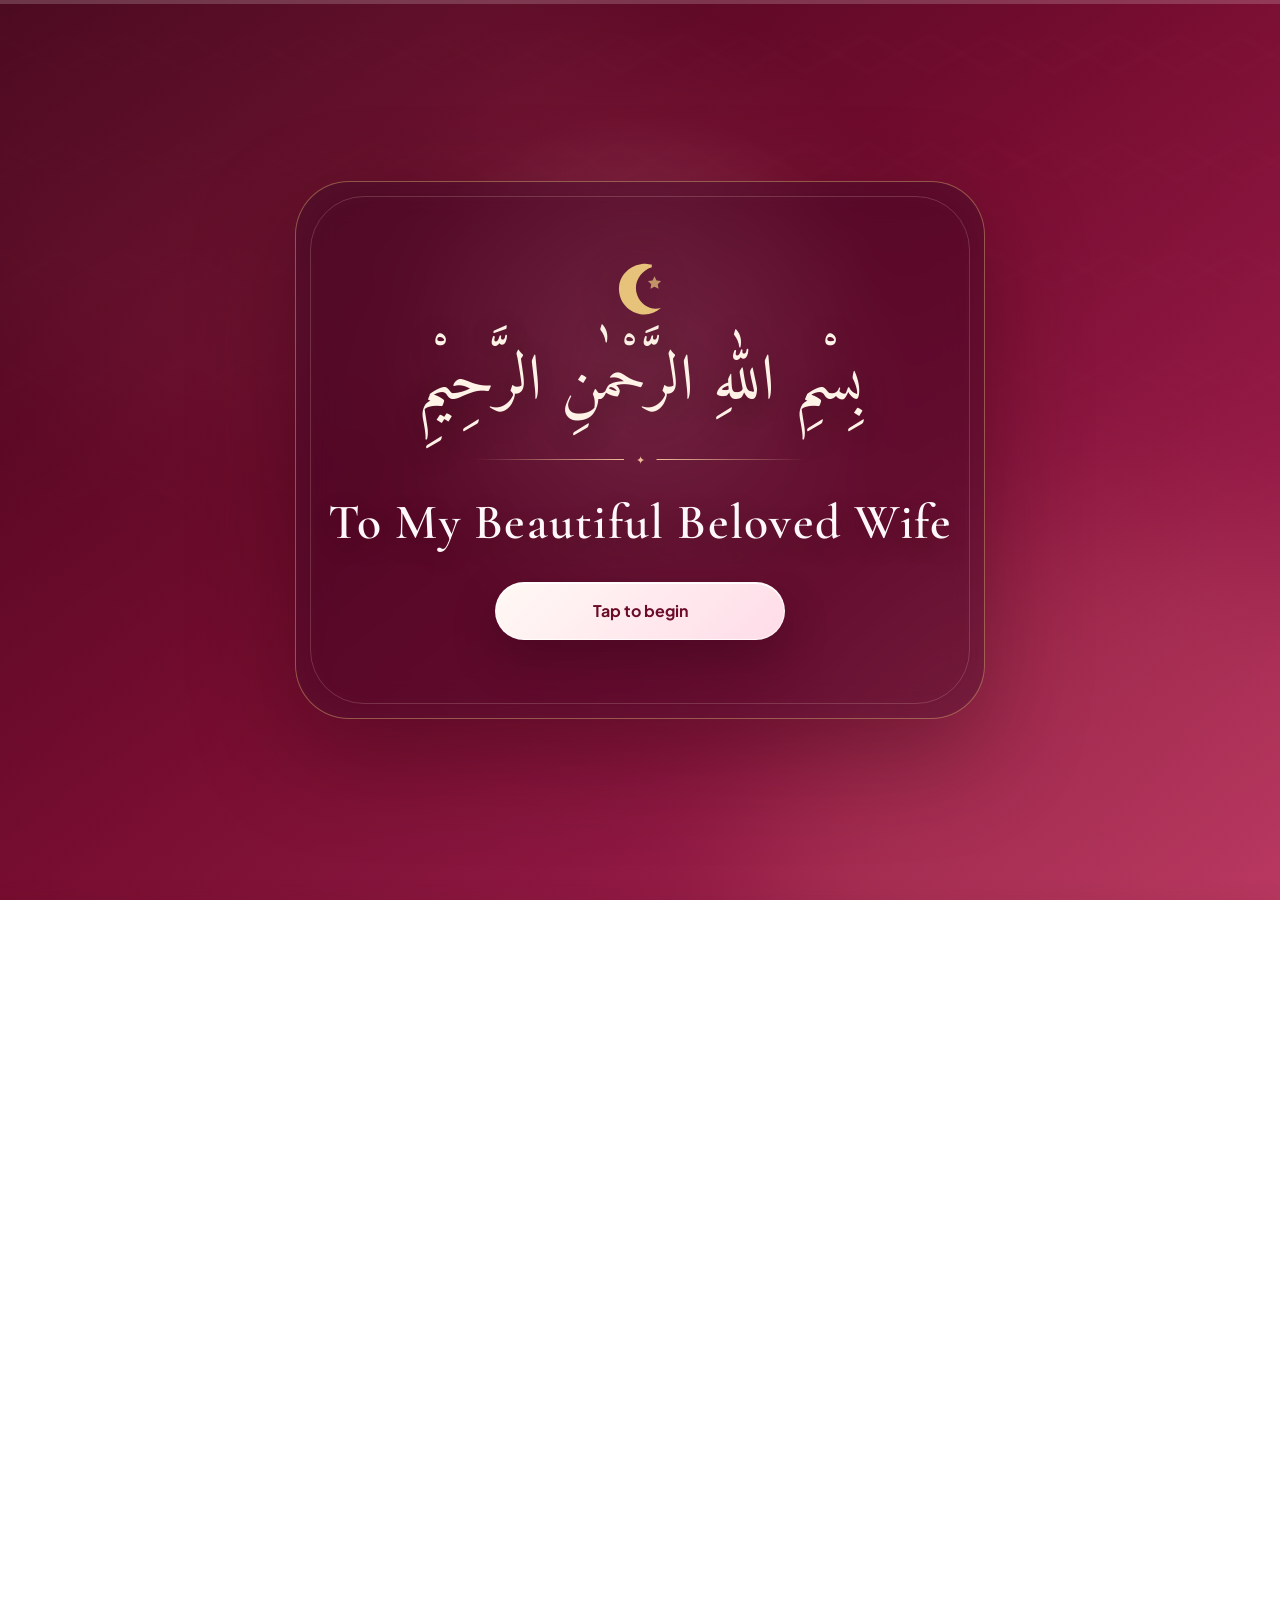
<file: index.html>
<!DOCTYPE html>
<html lang="en" class="surprise-locked">
<head>
  <meta charset="UTF-8">
  <meta name="viewport" content="width=device-width, initial-scale=1, viewport-fit=cover">
  <meta name="theme-color" content="#6a0f24">
  <meta name="description" content="A first-year birthday keepsake filled with love, duas, Quranic reminders, and heartfelt promises.">
  <title>Happy Birthday Aiman — From Your Husband Usama</title>
  <link rel="icon" href="data:image/svg+xml,%3Csvg xmlns='http://www.w3.org/2000/svg' viewBox='0 0 64 64'%3E%3Crect width='64' height='64' rx='18' fill='%239b1b30'/%3E%3Cpath d='M42 13a22 22 0 1 0 8 39A24 24 0 1 1 42 13Z' fill='%23ffe5d1'/%3E%3C/svg%3E">
  <link rel="preconnect" href="https://fonts.googleapis.com">
  <link rel="preconnect" href="https://fonts.gstatic.com" crossorigin>
  <link href="https://fonts.googleapis.com/css2?family=Amiri:wght@400;700&family=Cormorant+Garamond:wght@500;600;700&family=Plus+Jakarta+Sans:wght@400;500;600;700&display=swap" rel="stylesheet">
  <link rel="stylesheet" href="style.css">
</head>
<body class="surprise-locked">
  <a class="skip-link" href="#main-content">Skip to the birthday story</a>
  <div class="reading-progress" aria-hidden="true"><span id="reading-progress-fill"></span></div>

  <header id="birthday-hero" class="birthday-hero">
    <canvas id="hero-particles" aria-hidden="true"></canvas>
    <div class="hero-glow hero-glow--one" aria-hidden="true"></div>
    <div class="hero-glow hero-glow--two" aria-hidden="true"></div>
    <div class="hero-pattern" aria-hidden="true"></div>
    <div class="hero-arch" aria-hidden="true"><span class="arch-star">✦</span></div>
    <div id="petal-field" class="petal-field" aria-hidden="true"></div>
    <div id="celebration-rain" class="celebration-rain" aria-hidden="true"></div>
    <div id="music-beat-stage" class="music-beat-stage" aria-hidden="true"></div>
    <button id="birthday-music-toggle" class="music-toggle" type="button" hidden aria-pressed="false" aria-label="Mute birthday tune">
      <span class="music-icon music-equalizer" aria-hidden="true"><i></i><i></i><i></i></span>
      <span class="music-label">Birthday tune</span>
    </button>
    <!-- Add src="assets/your-song.mp3" to use an optional audio file instead of Web Audio. -->
    <audio id="birthday-audio-fallback" preload="none"></audio>

    <div id="surprise-intro" class="surprise-intro">
      <div class="intro-glass">
        <svg class="intro-crescent" viewBox="0 0 64 64" aria-hidden="true"><path d="M45 8c-13 4-21 18-16 31 4 11 15 17 26 14-6 5-13 8-21 7C18 58 7 44 9 28 11 14 24 4 38 4c3 0 5 1 7 1Z" fill="currentColor"/><path d="M48 18l2.2 4.6 5 .7-3.6 3.5.9 5-4.5-2.4-4.5 2.4.9-5-3.6-3.5 5-.7L48 18Z" fill="currentColor" opacity=".72"/></svg>
        <p class="intro-bismillah" lang="ar" dir="rtl">بِسْمِ اللهِ الرَّحْمٰنِ الرَّحِيْمِ</p>
        <div class="intro-rule" aria-hidden="true"><span></span><i>✦</i><span></span></div>
        <p class="intro-dedication">To My Beautiful Beloved Wife</p>
        <button id="open-surprise" class="surprise-open-button" type="button"><span>Tap to begin</span></button>
      </div>
    </div>

    <div id="surprise-reveal" class="hero-content surprise-reveal" aria-hidden="true" tabindex="-1">
      <p class="hero-reveal-eyebrow">A celebration made with love &amp; dua to my beloved wife</p>

      <div class="emblem-scene" id="emblem-scene">
        <div class="emblem" id="birthday-emblem">
          <svg class="hero-illustration hero-illustration--left" viewBox="0 0 180 320" aria-hidden="true">
            <defs><linearGradient id="balloonRose" x1="0" y1="0" x2="1" y2="1"><stop stop-color="#ffd7e3"/><stop offset="1" stop-color="#b51f5b"/></linearGradient><linearGradient id="balloonGold" x1="0" y1="0" x2="1" y2="1"><stop stop-color="#fff2c8"/><stop offset="1" stop-color="#d49a49"/></linearGradient></defs>
            <g class="svg-balloon svg-balloon--one"><ellipse cx="64" cy="72" rx="37" ry="48" fill="url(#balloonRose)"/><path d="M60 120l4 8 5-8" fill="#b51f5b"/><path d="M64 128c-10 42 16 61 0 119" fill="none" stroke="#f6d3a0" stroke-width="2"/></g>
            <g class="svg-balloon svg-balloon--two"><ellipse cx="126" cy="116" rx="31" ry="41" fill="url(#balloonGold)"/><path d="M122 157l4 7 5-7" fill="#d49a49"/><path d="M126 164c9 36-17 59-4 110" fill="none" stroke="#f6d3a0" stroke-width="2"/></g>
            <path class="svg-star" d="M142 35l3 7 8 1-6 5 2 8-7-4-7 4 2-8-6-5 8-1 3-7Z" fill="#f4d39f"/>
          </svg>
          <svg class="hero-illustration hero-illustration--right" viewBox="0 0 180 320" aria-hidden="true">
            <g class="svg-lantern"><path d="M65 61h50l-6 18H71l-6-18Z" fill="#e6c27a"/><path d="M74 79h32l10 82-26 25-26-25 10-82Z" fill="rgba(255,234,186,.18)" stroke="#e6c27a" stroke-width="4"/><path d="M90 83v96M67 128h46" stroke="#e6c27a" stroke-width="3"/><circle cx="90" cy="128" r="18" fill="#ffd99b" opacity=".48"/><path d="M82 59c0-14 16-14 16 0" fill="none" stroke="#e6c27a" stroke-width="4"/></g>
            <path class="svg-star" d="M42 48l3 7 8 1-6 5 2 8-7-4-7 4 2-8-6-5 8-1 3-7Z" fill="#f4d39f"/><path class="svg-star svg-star--small" d="M136 202l2 5 6 1-4 4 1 6-5-3-5 3 1-6-4-4 6-1 2-5Z" fill="#f7b7ca"/>
          </svg>
          <h1 class="birthday-logo" aria-label="Happy Birthday">
            <span class="birthday-word" aria-hidden="true">Happy</span>
            <span class="birthday-word" aria-hidden="true">Birthday</span>
          </h1>
          <p class="hero-dedication">To my beloved wife <strong>Aiman</strong><span class="name-underline" aria-hidden="true"></span></p>
          <div class="emblem-flourish" aria-hidden="true"><span></span><i>◆</i><span></span></div>
        </div>
      </div>

      <p class="from-husband">From your husband, <strong>Usama</strong></p>
      <div class="occasion-details" aria-label="Birthday details">
        <time datetime="2026-11-23">23 November 2026</time>
        <span class="detail-separator" aria-hidden="true"></span>
        <span class="milestone-badge">Our First Year</span>
      </div>
      <a class="hero-cta magnetic-button" href="#page-journey"><span>Begin Our Story</span></a>
      <p class="scroll-hint" aria-hidden="true"><span></span> A keepsake made with dua &amp; love</p>
    </div>
    <div id="story-transition" class="story-transition" aria-hidden="true"><i></i><i></i><i></i></div>
  </header>
  <noscript><style>html.surprise-locked,body.surprise-locked{overflow:auto}.surprise-intro{display:none}.surprise-reveal{opacity:1;visibility:visible;transform:none}</style></noscript>

  <nav class="story-nav" aria-label="Birthday story navigation">
    <a class="nav-brand" href="#birthday-hero" aria-label="Back to the birthday opening"><span>HB</span><b>23 · 11 · 26</b></a>
    <div class="nav-featured" aria-label="Featured chapters">
      <a href="#page-journey">Journey</a>
      <a href="#page-promises">Promises</a>
      <a href="#page-verses">Verses</a>
      <a href="#page-letters">Letters</a>
      <a href="#page-duas">Duas</a>
    </div>
    <button class="nav-toggle" type="button" aria-expanded="false" aria-controls="chapter-menu">
      <span class="nav-toggle-label">Chapters</span><span class="nav-toggle-icon" aria-hidden="true"><i></i><i></i></span>
    </button>
    <div id="chapter-menu" class="chapter-menu" aria-hidden="true">
      <div class="chapter-menu-inner">
        <p>Explore the keepsake</p>
          <a href="#page-journey">Our Journey</a>
          <a href="#page-promises">Promises</a>
          <a href="#page-qualities">Why I Love You</a>
          <a href="#page-verses">Quranic Verses</a>
          <a href="#page-hadith">Hadith</a>
          <a href="#page-rights">Rights & Duties</a>
          <a href="#page-letters">Love Letters</a>
          <a href="#page-duas">Duas</a>
          <a href="#page-timeline">Timeline</a>
          <a href="#page-gallery">Memories</a>
          <a href="#page-inspirations">Inspirations</a>
          <a href="#page-collection">Collection</a>
      </div>
    </div>
  </nav>

  <main id="main-content">

      <section id="page-journey" class="story-section story-section--journey" aria-labelledby="chapter-journey">
        <div class="chapter-marker" aria-hidden="true"><span></span><i>✦</i><span></span></div>
        <p class="chapter-kicker">Chapter 01</p>
        <h2 id="chapter-journey" class="sr-only">Our Journey</h2>
        <div class="chapter-shell">
<!-- SECTION 1: HERO - The Basmalah -->
    <header class="hero">
        <div class="overlay"></div>
        <div class="content">
            <h1 class="bismillah" lang="ar" dir="rtl">بِسْمِ اللهِ الرَّحْمٰنِ الرَّحِيْمِ</h1>
            <p class="subtitle">In the name of Allah, the Most Gracious, the Most Merciful</p>
            <h2 class="title">My Journey to You Begins</h2>
            <p class="date">January 2026</p>
        </div>
    </header>

    <!-- SECTION 2: THE DIVINE PROMISE (Quran Verse) -->
    <section class="verse-section">
        <div class="container">
            <div class="ornament">⚜</div>
            <p class="arabic-verse" lang="ar" dir="rtl">"وَمِنْ آيَاتِهِ أَنْ خَلَقَ لَكُم مِّنْ أَنفُسِكُمْ أَزْوَاجًا لِّتَسْكُنُوا إِلَيْهَا"</p>
            <p class="translation">"And of His signs is that He created for you from yourselves mates that you may find <strong>tranquility</strong> in them..."</p>
            <p class="reference">- Surah Ar-Rum 30:21</p>
        </div>
    </section>

    <!-- SECTION 3: HEARTFELT MESSAGE -->
    <section class="message-section">
        <div class="container">
            <h2>To My Beloved Wife, Aiman</h2>
            <p>
                As we approach our Nikkah, I want you to know that you are not just my choice, but my answered Dua. 
                I pray that I can be the garment that protects you, just as Allah described us for each other.
            </p>
            <p>
                I promise to honor you, to respect you, and to walk with you towards Jannah. 
                You are the blessing I waited for, and I thank Allah every day for bringing you into my life.
            </p>
        </div>
    </section>

    <!-- SECTION 4: OUR FUTURE (Islamic Goals) -->
    <section class="future-section">
        <div class="container">
            <h2>Our Path to Jannah</h2>
            <div class="cards">
                <div class="card">
                    <div class="icon">🕌</div>
                    <h3>Faith First</h3>
                    <p>We will wake each other up for Fajr and keep our home filled with the remembrance of Allah.</p>
                </div>
                <div class="card">
                    <div class="icon">✈️</div>
                    <h3>Adventure</h3>
                    <p>From Umrah to exploring the world, I want to see Allah's creation with you by my side.</p>
                </div>
                <div class="card">
                    <div class="icon">❤️</div>
                    <h3>Mercy</h3>
                    <p>To always forgive quickly and love deeply, following the Sunnah of our Prophet (PBUH).</p>
                </div>
            </div>
        </div>
    </section>

    <div class="chapter-footer">
        <p>Created with love by your husband, Usama</p>
    </div>
        </div>
      </section>

      <section id="page-promises" class="story-section story-section--promises" aria-labelledby="chapter-promises">
        <div class="chapter-marker" aria-hidden="true"><span></span><i>✦</i><span></span></div>
        <p class="chapter-kicker">Chapter 02</p>
        <h2 id="chapter-promises" class="sr-only">Promises</h2>
        <div class="chapter-shell">
<div class="promises-header">
        <h1>My Promises To You</h1>
        <p>A vow to love, honor, and cherish you in the way of Islam</p>
    </div>

    <div class="promises-container">
        <div class="promise-card">
            <div class="promise-number">1</div>
            <h3>To Lead with Kindness</h3>
            <p>I promise to be your protector and guide, following the example of Prophet Muhammad (PBUH). As the Quran says: "The best of you are those who are best to their families" - I will treat you with utmost compassion and respect.</p>
        </div>

        <div class="promise-card">
            <div class="promise-number">2</div>
            <h3>To Honor Your Worth</h3>
            <p>You are my equal in dignity and worth. I promise to listen to you, value your opinions, and make decisions together. In Islam, a wife is a queen in her home, and I will ensure you feel that honor every single day.</p>
        </div>

        <div class="promise-card">
            <div class="promise-number">3</div>
            <h3>To Strengthen Our Faith</h3>
            <p>I promise to walk with you towards Allah. We will pray together, learn the Quran together, and raise a family rooted in Islamic values. "O Allah, grant me love for her as you have given me love for my own self."</p>
        </div>

        <div class="promise-card">
            <div class="promise-number">4</div>
            <h3>To Provide and Protect</h3>
            <p>I promise to work hard to provide for our family with halal income. Your comfort and security are my responsibility, not as a burden, but as a privilege and duty I carry with pride.</p>
        </div>

        <div class="promise-card">
            <div class="promise-number">5</div>
            <h3>To Forgive and Seek Forgiveness</h3>
            <p>I promise that when we have disagreements, I will forgive quickly and ask for forgiveness sincerely. The Prophet (PBUH) said: "Does one of you beat his wife like a beat a slave, and then embrace her?"- I will always choose gentleness.</p>
        </div>

        <div class="promise-card">
            <div class="promise-number">6</div>
            <h3>To Be Your Best Friend</h3>
            <p>Beyond being your husband, I want to be your closest confidant and best friend. Someone you can laugh with, cry with, and share your deepest dreams and fears with, always.</p>
        </div>
    </div>

    <div class="chapter-footer">
        <p style="font-family: 'Great Vibes', cursive; font-size: 1.5rem;">Forever Yours in Allah's Path, Usama</p>
    </div>
        </div>
      </section>

      <section id="page-qualities" class="story-section story-section--qualities" aria-labelledby="chapter-qualities">
        <div class="chapter-marker" aria-hidden="true"><span></span><i>✦</i><span></span></div>
        <p class="chapter-kicker">Chapter 03</p>
        <h2 id="chapter-qualities" class="sr-only">Why I Love You</h2>
        <div class="chapter-shell">
<div class="qualities-hero">
        <h1>Why I Love You</h1>
        <p style="font-size: 1.2rem;">The reasons my heart chose you</p>
    </div>

    <div class="qualities-grid">

        <div class="quality-card">
            <div class="quality-icon">✨</div>
            <div class="quality-title">Your Faith</div>
            <div class="quality-description">Your unwavering commitment to Allah and Islam. The way you pray, the way you think of others, the way you live by Islamic principles.</div>
            <div class="quality-reason">"Marry for four reasons... for her deen (religion) is best."</div>
        </div>

        <div class="quality-card">
            <div class="quality-icon">💚</div>
            <div class="quality-title">Your Kindness</div>
            <div class="quality-description">The way you treat people with compassion. Your gentle words and your caring actions make the world a better place.</div>
            <div class="quality-reason">Kindness is the most beautiful language you speak.</div>
        </div>

        <div class="quality-card">
            <div class="quality-icon">😊</div>
            <div class="quality-title">Your Smile</div>
            <div class="quality-description">That genuine, beautiful smile that lights up my entire world. It's contagious and reminds me why I fall in love with you every single day.</div>
            <div class="quality-reason">Your smile is my favorite prayer.</div>
        </div>

        <div class="quality-card">
            <div class="quality-icon">🧠</div>
            <div class="quality-title">Your Intellect</div>
            <div class="quality-description">Your thoughtful perspective, your wisdom, and your ability to see things deeply. I love talking to you and learning from your unique mind.</div>
            <div class="quality-reason">Intelligence in the heart is beauty.</div>
        </div>

        <div class="quality-card">
            <div class="quality-icon">💪</div>
            <div class="quality-title">Your Strength</div>
            <div class="quality-description">The way you face challenges with grace and courage. Your resilience inspires me to be a better version of myself every day.</div>
            <div class="quality-reason">You are stronger than you believe.</div>
        </div>

        <div class="quality-card">
            <div class="quality-icon">🎨</div>
            <div class="quality-title">Your Creativity</div>
            <div class="quality-description">The way you see beauty in ordinary things. Your creativity and imagination make life with you an adventure.</div>
            <div class="quality-reason">You paint life in colors I never knew existed.</div>
        </div>

        <div class="quality-card">
            <div class="quality-icon">🤗</div>
            <div class="quality-title">Your Empathy</div>
            <div class="quality-description">Your ability to understand and feel what others feel. You make people feel seen and valued, and you do that for me every day.</div>
            <div class="quality-reason">You understand me without me having to explain.</div>
        </div>

        <div class="quality-card">
            <div class="quality-icon">🌟</div>
            <div class="quality-title">Your Presence</div>
            <div class="quality-description">Just being near you calms my soul. Your presence brings me peace and comfort in a way nothing else can.</div>
            <div class="quality-reason">You are my sanctuary.</div>
        </div>

        <div class="quality-card">
            <div class="quality-icon">❤️</div>
            <div class="quality-title">Your Heart</div>
            <div class="quality-description">The way you love so deeply and purely. You give yourself completely, and that kind of love deserves to be cherished forever.</div>
            <div class="quality-reason">Your heart is my home.</div>
        </div>

    </div>

    <div class="quote-section">
        <p>You are everything I prayed for and more than I dreamed of.</p>
    </div>

    <div class="chapter-footer">
        <p style="font-family: 'Great Vibes', cursive; font-size: 1.5rem;">Eternally Yours</p>
        <p style="margin-top: 15px;">Thank you for being you</p>
    </div>
        </div>
      </section>

      <section id="page-verses" class="story-section story-section--verses" aria-labelledby="chapter-verses">
        <div class="chapter-marker" aria-hidden="true"><span></span><i>✦</i><span></span></div>
        <p class="chapter-kicker">Chapter 04</p>
        <h2 id="chapter-verses" class="sr-only">Quranic Verses</h2>
        <div class="chapter-shell">
<div class="verses-hero">
        <h1>Quranic Verses For Our Journey</h1>
        <p style="font-size: 1.2rem;">Words of Allah that guide our hearts and unite our souls</p>
    </div>

    <div class="verses-container">
        
        <div class="verse-box">
            <p class="arabic-text" lang="ar" dir="rtl">وَمِنْ آيَاتِهِ أَنْ خَلَقَ لَكُم مِّنْ أَنفُسِكُمْ أَزْوَاجًا لِّتَسْكُنُوا إِلَيْهَا وَجَعَلَ بَيْنَكُم مَّوَدَّةً وَرَحْمَةً</p>
            <p class="english-translation">"And of His signs is that He created for you from yourselves mates that you may find tranquility in them; and He has put between you affection and mercy."</p>
            <p class="verse-reference">Surah Ar-Rum 30:21</p>
            <div class="verse-meaning">This verse beautifully describes marriage in Islam - it's not just a contract, but a sign of Allah's creation based on tranquility (Sakina), affection (Mawaddah), and mercy (Rahmah).</div>
        </div>

        <div class="verse-box">
            <p class="arabic-text" lang="ar" dir="rtl">هُنَّ لِبَاسٌ لَّكُمْ وَأَنتُمْ لِبَاسٌ لَّهُنَّ</p>
            <p class="english-translation">"They are clothing for you and you are clothing for them."</p>
            <p class="verse-reference">Surah Al-Baqarah 2:187</p>
            <div class="verse-meaning">This verse uses the metaphor of clothing to show how spouses protect, cover, and care for each other - complete intimacy, comfort, and trust.</div>
        </div>

        <div class="verse-box">
            <p class="arabic-text" lang="ar" dir="rtl">الرِّجَالُ قَوَّامُونَ عَلَى النِّسَاءِ بِمَا فَضَّلَ اللَّهُ بَعْضَهُمْ عَلَىٰ بَعْضٍ وَبِمَا أَنفَقُوا مِنْ أَمْوَالِهِمْ</p>
            <p class="english-translation">"Men are caretakers of women by [right of] what Allah has given one over the other and what they spend [for maintenance] from their wealth."</p>
            <p class="verse-reference">Surah An-Nisa 4:34</p>
            <div class="verse-meaning">This doesn't mean dominance, but rather responsibility and care. A husband's role is to provide, protect, and be merciful - a sacred trust from Allah.</div>
        </div>

        <div class="verse-box">
            <p class="arabic-text" lang="ar" dir="rtl">وَاللَّاتِي يَأْتِينَ الْفَاحِشَةَ مِن نِّسَائِكُمْ فَاسْتَشْهِدُوا عَلَيْهِنَّ أَرْبَعَةً مِّنكُمْ ۖ فَإِن شَهِدُوا فَأَمْسِكُوهُنَّ فِي الْبُيُوتِ حَتَّىٰ يَتَوَفَّاهُنَّ الْمَوْتُ أَوْ يَجْعَلَ اللَّهُ لَهُنَّ سَبِيلًا</p>
            <p class="english-translation">"And live with them in kindness. For if you dislike them - perhaps you dislike a thing and Allah brings forth a great deal of good through it."</p>
            <p class="verse-reference">Surah An-Nisa 4:19</p>
            <div class="verse-meaning">Even when there are challenges in marriage, we're commanded to treat our spouses with kindness, as Allah may bring goodness through our patience.</div>
        </div>

        <div class="verse-box">
            <p class="arabic-text" lang="ar" dir="rtl">وَتُؤْتُونَ أَحَدَهُنَّ قِنطَارًا فَلَا تَأْخُذُوا مِنْهُ شَيْئًا</p>
            <p class="english-translation">"And give the women [upon marriage] their [bridal] gift as an obligation."</p>
            <p class="verse-reference">Surah An-Nisa 4:4</p>
            <div class="verse-meaning">The Mahr (gift) is a sign of respect, honor, and commitment - a tangible expression of the groom's sincerity in the marriage.</div>
        </div>

    </div>

    <div class="chapter-footer">
        <p style="font-family: 'Amiri', serif; font-size: 1.3rem;" lang="ar" dir="rtl">وَالَّذِينَ آمَنُوا وَعَمِلُوا الصَّالِحَاتِ سَنُدْخِلُهُمْ جَنَّاتٍ تَجْرِي مِن تَحْتِهَا الْأَنْهَارُ</p>
        <p style="margin-top: 15px;">May Allah unite our hearts in His path, Ameen</p>
    </div>
        </div>
      </section>

      <section id="page-hadith" class="story-section story-section--hadith" aria-labelledby="chapter-hadith">
        <div class="chapter-marker" aria-hidden="true"><span></span><i>✦</i><span></span></div>
        <p class="chapter-kicker">Chapter 05</p>
        <h2 id="chapter-hadith" class="sr-only">Hadith</h2>
        <div class="chapter-shell">
<div class="hadith-header">
        <h1>Hadith On Marriage</h1>
        <p style="font-size: 1.2rem;">Wisdom from the Prophet Muhammad (PBUH) about love and companionship</p>
    </div>

    <div class="hadith-container">

        <div class="hadith-card">
            <div class="hadith-content">
                <p class="hadith-title">The Best Among You</p>
                <p class="hadith-text">"The best of you are those who are best to their wives, and I am the best among you to my wives."</p>
                <p class="hadith-reference">- Sunan At-Tirmidhi</p>
                <div class="lesson"><strong>Lesson:</strong> Good character towards a spouse is not a weakness - it's the hallmark of the best believers. The Prophet (PBUH) himself was the kindest to his wives.</div>
            </div>
        </div>

        <div class="hadith-card">
            <div class="hadith-content">
                <p class="hadith-title">The Sweetest Thing</p>
                <p class="hadith-text">"The world is but a collection of things, and the best thing in the world is a good woman."</p>
                <p class="hadith-reference">- Sunan Ibn Majah</p>
                <div class="lesson"><strong>Lesson:</strong> A righteous wife is the greatest blessing in this temporary life. Her virtue and character are priceless.</div>
            </div>
        </div>

        <div class="hadith-card">
            <div class="hadith-content">
                <p class="hadith-title">Gentleness in Marriage</p>
                <p class="hadith-text">"Be kind to women! For woman was created from a rib, and the most crooked part of a rib is the top. If you try to straighten it, you will break it; and if you leave it, it will remain crooked. So be kind to women."</p>
                <p class="hadith-reference">- Sahih Al-Bukhari</p>
                <div class="lesson"><strong>Lesson:</strong> Women have their own nature and personality. Accepting this with kindness, rather than harshness, is the Islamic way.</div>
            </div>
        </div>

        <div class="hadith-card">
            <div class="hadith-content">
                <p class="hadith-title">Among You Like Guests</p>
                <p class="hadith-text">"O Prophet, tell the believing men to lower their gaze and guard their modesty... And tell the believing women to lower their gaze and guard their modesty."</p>
                <p class="hadith-reference">- Surah An-Nur 24:30-31</p>
                <div class="lesson"><strong>Lesson:</strong> Modesty and respect are foundational. A marriage built on mutual respect and honor lasts.</div>
            </div>
        </div>

        <div class="hadith-card">
            <div class="hadith-content">
                <p class="hadith-title">The Greatest Blessing</p>
                <p class="hadith-text">"When a man loves his wife and she loves him, they will be in Paradise together. For love is like a tree whose roots are in the hearts of believers."</p>
                <p class="hadith-reference">- Islamic Teaching</p>
                <div class="lesson"><strong>Lesson:</strong> Mutual love in marriage is not just an emotion - it's a path to Jannah, the reward in the Hereafter.</div>
            </div>
        </div>

        <div class="hadith-card">
            <div class="hadith-content">
                <p class="hadith-title">Fulfill Her Rights</p>
                <p class="hadith-text">"The best of you are those who treat their wives well. I have treated my wife well."</p>
                <p class="hadith-reference">- Sunan Ibn Majah</p>
                <div class="lesson"><strong>Lesson:</strong> Taking care of a wife's physical, emotional, and spiritual needs is not optional - it's a command from Allah.</div>
            </div>
        </div>

    </div>

    <div class="chapter-footer">
        <p style="font-family: 'Great Vibes', cursive; font-size: 1.5rem;">May Allah make us among the best to our spouses</p>
        <p style="margin-top: 15px;">Ameen Ya Rabb Al-Alamin</p>
    </div>
        </div>
      </section>

      <section id="page-rights" class="story-section story-section--rights" aria-labelledby="chapter-rights">
        <div class="chapter-marker" aria-hidden="true"><span></span><i>✦</i><span></span></div>
        <p class="chapter-kicker">Chapter 06</p>
        <h2 id="chapter-rights" class="sr-only">Rights & Duties</h2>
        <div class="chapter-shell">
<div class="rights-hero">
        <h1>Rights & Duties</h1>
        <p style="font-size: 1.2rem;">Understanding our Islamic responsibilities to each other</p>
    </div>

    <div class="rights-container">

        <h2 class="section-title">Husband's Rights Upon His Wife</h2>
        
        <div class="rights-grid">
            <div class="right-card">
                <div class="right-icon">👫</div>
                <div class="right-title">Obedience in Allah</div>
                <div class="right-description">To obey him in matters that are pleasing to Allah, and to follow the rules of Islam within the marriage.</div>
                <div class="right-verse">"And they [wives] have rights over the men, similar to the rights of the men over them." - Quran 2:228</div>
            </div>

            <div class="right-card">
                <div class="right-icon">🏡</div>
                <div class="right-title">Guardianship of Home</div>
                <div class="right-description">To manage the household properly and guard it in his absence - both physically and morally.</div>
                <div class="right-verse">"The best women among you are those who are kind to their husbands and maintain their homes well."</div>
            </div>

            <div class="right-card">
                <div class="right-icon">🤝</div>
                <div class="right-title">Marital Intimacy</div>
                <div class="right-description">To fulfill the marital relationship in a kind and respectful manner, both physically and emotionally.</div>
                <div class="right-verse">"Live with them in kindness." - Quran 4:19</div>
            </div>
        </div>

        <h2 class="section-title">Husband's Duties Towards His Wife</h2>
        
        <div class="rights-grid">
            <div class="right-card">
                <div class="right-icon">💰</div>
                <div class="right-title">Financial Support</div>
                <div class="right-description">To provide halal sustenance and meet all her physical needs. This is not a burden, but a sacred responsibility.</div>
                <div class="right-verse">"Men are caretakers of women... because of what they spend from their wealth." - Quran 4:34</div>
            </div>

            <div class="right-card">
                <div class="right-icon">💚</div>
                <div class="right-title">Kindness & Respect</div>
                <div class="right-description">To treat her with kindness, compassion, and dignity. Never with harshness, contempt, or cruelty.</div>
                <div class="right-verse">"The best of you are those who are best to their wives." - Hadith</div>
            </div>

            <div class="right-card">
                <div class="right-icon">🛡️</div>
                <div class="right-title">Protection & Leadership</div>
                <div class="right-description">To lead the family with wisdom, protect her honor and family, and guide them towards Allah.</div>
                <div class="right-verse">"Each of you is a shepherd and is responsible for his flock." - Hadith</div>
            </div>
        </div>

        <h2 class="section-title">The Beautiful Balance</h2>

        <div class="comparative-table">
            <table>
                <tr>
                    <th scope="col">Aspect</th>
                    <th scope="col">Wife's Role</th>
                    <th scope="col">Husband's Role</th>
                    <th scope="col">Mutual</th>
                </tr>
                <tr>
                    <td><strong>Love & Affection</strong></td>
                    <td>💕 Give love freely</td>
                    <td>💕 Cherish & protect</td>
                    <td>❤️ Unconditional</td>
                </tr>
                <tr>
                    <td><strong>Respect</strong></td>
                    <td>🙏 Honor his role</td>
                    <td>🙏 Honor her dignity</td>
                    <td>🤝 Equal worth</td>
                </tr>
                <tr>
                    <td><strong>Communication</strong></td>
                    <td>🗣️ Express needs</td>
                    <td>🗣️ Listen with care</td>
                    <td>💬 Open dialogue</td>
                </tr>
                <tr>
                    <td><strong>Faith</strong></td>
                    <td>🕌 Guard deen</td>
                    <td>🕌 Lead by example</td>
                    <td>📖 Walk together</td>
                </tr>
                <tr>
                    <td><strong>Forgiveness</strong></td>
                    <td>🌸 Forgive quickly</td>
                    <td>🌸 Ask forgiveness</td>
                    <td>✨ Release grudges</td>
                </tr>
            </table>
        </div>

        <div class="marriage-core">
            <p class="marriage-core-title">The Core of Islamic Marriage</p>
            <p class="marriage-core-text">
                Neither spouse is superior. Instead, we have complementary roles - each with their own strengths and responsibilities. 
                When both fulfill their duties with love and respect, the marriage becomes a source of mercy, tranquility, and partnership in worshiping Allah.
            </p>
        </div>

    </div>

    <div class="chapter-footer">
        <p style="font-family: 'Great Vibes', cursive; font-size: 1.5rem;">United in Faith, Divided in Beauty</p>
        <p style="margin-top: 15px;">May Allah guide us to fulfill our duties with excellence - Ameen</p>
    </div>
        </div>
      </section>

      <section id="page-letters" class="story-section story-section--letters" aria-labelledby="chapter-letters">
        <div class="chapter-marker" aria-hidden="true"><span></span><i>✦</i><span></span></div>
        <p class="chapter-kicker">Chapter 07</p>
        <h2 id="chapter-letters" class="sr-only">Love Letters</h2>
        <div class="chapter-shell">
<div class="letters-hero">
        <h1>Letters From My Heart</h1>
        <p style="font-size: 1.2rem;">Words that only you can understand</p>
    </div>

    <div class="letters-container">

        <div class="tab-buttons">
            <button class="tab-btn active" data-tab-target="letter1">Birthday I</button>
            <button class="tab-btn" data-tab-target="letter2">Birthday II</button>
            <button class="tab-btn" data-tab-target="letter3">Letter 3</button>
            <button class="tab-btn" data-tab-target="letter4">Letter 4</button>
            <button class="tab-btn" data-tab-target="letter5">Letter 5</button>
            <button class="tab-btn" data-tab-target="letter6">Letter 6</button>
        </div>

        <!-- Birthday Letter 1 -->
        <div id="letter1" class="tab-content active">
            <div class="letter birthday-letter">
                <p class="letter-date">For Your Birthday · 23 November 2026</p>
                <p class="letter-content">
                    To My Beautiful Beloved Wife Aiman,
                </p>
                <p class="letter-content">
                    Today is a celebration of the beautiful soul Allah placed in my life. Your smile brings warmth to our home, your kindness makes ordinary days precious, and your presence is one of the greatest blessings for which I thank Allah.
                </p>
                <p class="letter-content">
                    On your birthday, I do not only wish you happiness for one day. I pray for a whole year filled with barakah, strong faith, good health, peaceful mornings, accepted duas, and countless reasons for your heart to smile. May every new chapter bring you closer to Allah and surround you with His mercy.
                </p>
                <p class="letter-content">
                    Aiman, you are my companion, my comfort, and my answered prayer. I am grateful that I can celebrate this beautiful day beside you as your husband.
                </p>
                <div class="dua-box">
                    <p lang="ar" dir="rtl">اللهم بارك لها في عمرها وصحتها وإيمانها، واجعل عامها الجديد عام خير وبركة وسعادة</p>
                    <p class="dua-translation">“O Allah, bless her life, health, and faith, and make her new year a year of goodness, barakah, and happiness.”</p>
                </div>
                <div class="dua-box">
                    <p lang="ar" dir="rtl">اللهم احفظ زوجتي أيمن بعينك التي لا تنام، وألبسها لباس الصحة والعافية والسكينة</p>
                    <p class="dua-translation">“O Allah, protect my wife Aiman with Your never-sleeping care, and clothe her in health, well-being, and tranquility.”</p>
                </div>
                <div class="dua-box">
                    <p lang="ar" dir="rtl">رَبَّنَا هَبْ لَنَا مِنْ أَزْوَاجِنَا وَذُرِّيَّاتِنَا قُرَّةَ أَعْيُنٍ وَاجْعَلْنَا لِلْمُتَّقِينَ إِمَامًا</p>
                    <p class="dua-translation">“Our Lord, grant us from among our spouses and offspring comfort to our eyes and make us an example for the righteous.” — Quran 25:74</p>
                </div>
                <p class="letter-closing">Happy Birthday, My Beloved Wife</p>
                <p class="letter-signature">Your Husband, Usama</p>
            </div>
        </div>

        <!-- Birthday Letter 2 -->
        <div id="letter2" class="tab-content">
            <div class="letter birthday-letter">
                <p class="letter-date">Our First Year · A Birthday Promise</p>
                <p class="letter-content">
                    My Dearest Aiman,
                </p>
                <p class="letter-content">
                    This birthday feels even more special because it belongs to our first year together. Every shared prayer, every quiet conversation, every laugh, and every little moment has become part of a story I want to cherish for the rest of my life.
                </p>
                <p class="letter-content">
                    I pray that I always become a source of peace for you, that I protect your heart with gentleness, and that our home remains filled with faith, mercy, respect, and laughter. Through every season, I want to keep choosing you, supporting you, and walking beside you towards Jannah.
                </p>
                <p class="letter-content">
                    May your dreams unfold beautifully, may your worries become lighter, and may Allah place ease in every path you take. Thank you for being Aiman — the woman whose happiness matters so deeply to me.
                </p>
                <div class="dua-box">
                    <p lang="ar" dir="rtl">اللهم زد بيننا مودة ورحمة، وألّف بين قلوبنا، وبارك لنا في أيامنا القادمة</p>
                    <p class="dua-translation">“O Allah, increase love and mercy between us, unite our hearts, and bless all the days ahead of us.”</p>
                </div>
                <div class="dua-box">
                    <p lang="ar" dir="rtl">اللهم اجعل أيامها نورًا وفرحًا، وحقق لها ما تتمنى إن كان فيه خير لها</p>
                    <p class="dua-translation">“O Allah, fill her days with light and joy, and grant her wishes whenever they are good for her.”</p>
                </div>
                <div class="dua-box">
                    <p lang="ar" dir="rtl">اللهم ارزقها قلبًا مطمئنًا، ودعاءً مستجابًا، ورزقًا واسعًا، وحياةً مليئةً برضاك</p>
                    <p class="dua-translation">“O Allah, grant her a peaceful heart, accepted prayers, abundant provision, and a life filled with Your pleasure.”</p>
                </div>
                <div class="dua-box">
                    <p lang="ar" dir="rtl">اللهم اجمعنا في الفردوس الأعلى كما جمعتنا بالمودة والرحمة في الدنيا</p>
                    <p class="dua-translation">“O Allah, reunite us in the highest level of Paradise, just as You united us with love and mercy in this world.”</p>
                </div>
                <p class="letter-closing">With Every Dua and All My Love</p>
                <p class="letter-signature">Forever Yours, Usama</p>
            </div>
        </div>

        <!-- Letter 3 -->
        <div id="letter3" class="tab-content">
            <div class="letter">
                <p class="letter-date">January 2026</p>
                <p class="letter-content">
                    My Beloved,
                </p>
                <p class="letter-content">
                    As I sit and write these words, my heart races thinking about the day you'll read them. Every moment I'm waiting for you, I find myself smiling without reason - thinking of your laugh, your kindness, your patience.
                </p>
                <p class="letter-content">
                    You are the answer to prayers I made in the silence of the night, when I thought no one was listening. But Allah heard me, and sent you. You are His gift to me, wrapped in mercy and compassion.
                </p>
                <div class="dua-box">
                    <p lang="ar" dir="rtl">اللهم يا مقلب القلوب ثبت قلبي على دينك</p>
                    <p class="dua-translation">"O Allah, O Turner of hearts, make my heart firm upon Your religion"</p>
                </div>
                <p class="letter-content">
                    With all my love and devotion,
                </p>
                <p class="letter-closing">Your Husband</p>
                <p class="letter-signature">Forever Yours, Usama</p>
            </div>
        </div>

        <!-- Letter 4 -->
        <div id="letter4" class="tab-content">
            <div class="letter">
                <p class="letter-date">For Our Wedding Day</p>
                <p class="letter-content">
                    To My Beautiful Bride,
                </p>
                <p class="letter-content">
                    Today, I become your husband. Today, I take on the most important responsibility of my life - to care for you, to honor you, and to walk with you towards Allah's pleasure.
                </p>
                <p class="letter-content">
                    I promise to be your shelter in the storm, your companion in joy, and your support in sorrow. With this Nikkah, I'm not just gaining a wife - I'm gaining my better half, my mirror, my peace.
                </p>
                <p class="letter-content">
                    Every day with you will be my journey to Jannah. I will strive to be worthy of your trust, your love, and your sacrifice.
                </p>
                <div class="dua-box">
                    <p lang="ar" dir="rtl">اللهم بارك لنا فيما أعطيتنا وقنا عذاب النار</p>
                    <p class="dua-translation">"O Allah, bless us in what you've given us and protect us from the punishment of Hellfire"</p>
                </div>
                <p class="letter-closing">With Infinite Love</p>
                <p class="letter-signature">Your Forever Husband, Usama</p>
            </div>
        </div>

        <!-- Letter 5 -->
        <div id="letter5" class="tab-content">
            <div class="letter">
                <p class="letter-date">On Hard Days</p>
                <p class="letter-content">
                    My Dearest,
                </p>
                <p class="letter-content">
                    When life gets hard and challenges come, know that I'm here for you. Our marriage is not just for the happy days - it's a bond for every season of life.
                </p>
                <p class="letter-content">
                    I won't always have the perfect words, but I will always have my arms open for you. We'll face every storm together, and Allah will help us through.
                </p>
                <p class="letter-content">
                    You are my strength when I'm weak. You are my hope when I'm lost. Together, with Allah's help, we can overcome anything.
                </p>
                <div class="dua-box">
                    <p lang="ar" dir="rtl">ربنا آتنا من لدنك رحمة وهيئ لنا من أمرنا رشدا</p>
                    <p class="dua-translation">"Our Lord, grant us mercy from You and prepare for us from our affair right guidance"</p>
                </div>
                <p class="letter-closing">Always By Your Side</p>
                <p class="letter-signature">Your Loving Husband, Usama</p>
            </div>
        </div>

        <!-- Letter 6 -->
        <div id="letter6" class="tab-content">
            <div class="letter">
                <p class="letter-date">For Our Children</p>
                <p class="letter-content">
                    To My Queen,
                </p>
                <p class="letter-content">
                    When we hold our children for the first time, I want them to see the love between us. I want them to grow up knowing what it means to have parents who love each other and love Allah.
                </p>
                <p class="letter-content">
                    You will be the greatest teacher they ever have. I will stand with you every step of the way. Together, we'll raise a generation that brings honor to Islam and joy to the Ummah.
                </p>
                <p class="letter-content">
                    Our love is not just ours - it's a blessing that will flow through generations. Thank you for being my partner in this sacred mission.
                </p>
                <div class="dua-box">
                    <p lang="ar" dir="rtl">رب اجعل لي ذرية طيبة إنك سميع الدعاء</p>
                    <p class="dua-translation">"My Lord, grant me righteous offspring. Indeed, You are the Hearer of supplication"</p>
                </div>
                <p class="letter-closing">Your Devoted Husband & Father</p>
                <p class="letter-signature">Forever Grateful, Usama</p>
            </div>
        </div>

    </div>

    <div class="chapter-footer">
        <p style="font-family: 'Great Vibes', cursive; font-size: 1.5rem;">Love Eternal in Allah's Path</p>
    </div>
        </div>
      </section>

      <section id="page-duas" class="story-section story-section--duas" aria-labelledby="chapter-duas">
        <div class="chapter-marker" aria-hidden="true"><span></span><i>✦</i><span></span></div>
        <p class="chapter-kicker">Chapter 08</p>
        <h2 id="chapter-duas" class="sr-only">Duas</h2>
        <div class="chapter-shell">
<div class="dua-hero">
        <h1>Duas For Our Union</h1>
        <p style="font-size: 1.2rem;">Sacred supplications for our marriage and future</p>
    </div>

    <div class="dua-gallery">

        <div class="dua-card">
            <div class="dua-card-content">
                <div class="dua-icon">💍</div>
                <p class="dua-title">For Our Marriage</p>
                <p class="dua-text" lang="ar" dir="rtl">اللهم ألّف بيننا كما ألفت بين السماء والأرض</p>
                <p class="dua-translation">"O Allah, unite our hearts as You united the heavens and earth."</p>
            </div>
        </div>

        <div class="dua-card">
            <div class="dua-card-content">
                <div class="dua-icon">❤️</div>
                <p class="dua-title">For Mutual Love</p>
                <p class="dua-text" lang="ar" dir="rtl">اللهم ارزقنا حبا لا يزول ودودا بيننا لا ينقطع</p>
                <p class="dua-translation">"O Allah, bless us with love that doesn't fade and affection that never ends."</p>
            </div>
        </div>

        <div class="dua-card">
            <div class="dua-card-content">
                <div class="dua-icon">👶</div>
                <p class="dua-title">For Righteous Children</p>
                <p class="dua-text" lang="ar" dir="rtl">رب اجعل لي ذرية طيبة إنك سميع الدعاء</p>
                <p class="dua-translation">"My Lord, grant me righteous offspring. Indeed, You are the Hearer of supplication."</p>
            </div>
        </div>

        <div class="dua-card">
            <div class="dua-card-content">
                <div class="dua-icon">🤝</div>
                <p class="dua-title">For Understanding</p>
                <p class="dua-text" lang="ar" dir="rtl">اللهم ارزقنا الحكمة والعدل والفهم المتبادل</p>
                <p class="dua-translation">"O Allah, grant us wisdom, justice, and mutual understanding."</p>
            </div>
        </div>

        <div class="dua-card">
            <div class="dua-card-content">
                <div class="dua-icon">🕌</div>
                <p class="dua-title">For a Righteous Home</p>
                <p class="dua-text" lang="ar" dir="rtl">اللهم اجعل بيتنا بيت قرآن وذكر وطاعة</p>
                <p class="dua-translation">"O Allah, make our home a house of Quran, remembrance, and obedience."</p>
            </div>
        </div>

        <div class="dua-card">
            <div class="dua-card-content">
                <div class="dua-icon">🌙</div>
                <p class="dua-title">For Guidance</p>
                <p class="dua-text" lang="ar" dir="rtl">اللهم اهدنا الصراط المستقيم بأنوار حبك وتقواك</p>
                <p class="dua-translation">"O Allah, guide us on the straight path with the light of Your love and fear."</p>
            </div>
        </div>

        <div class="dua-card">
            <div class="dua-card-content">
                <div class="dua-icon">🌸</div>
                <p class="dua-title">For Compassion</p>
                <p class="dua-text" lang="ar" dir="rtl">اللهم اجعلنا من الرحماء الرحيمين مع بعضنا البعض</p>
                <p class="dua-translation">"O Allah, make us merciful and compassionate with each other."</p>
            </div>
        </div>

        <div class="dua-card">
            <div class="dua-card-content">
                <div class="dua-icon">✨</div>
                <p class="dua-title">For Paradise Together</p>
                <p class="dua-text" lang="ar" dir="rtl">اللهم أدخلنا الجنة مع أحبابنا وارزقنا برفقة</p>
                <p class="dua-translation">"O Allah, enter us into Paradise together and bless us with your companionship."</p>
            </div>
        </div>

        <div class="dua-card">
            <div class="dua-card-content">
                <div class="dua-icon">🤲</div>
                <p class="dua-title">For Forgiveness</p>
                <p class="dua-text" lang="ar" dir="rtl">اللهم اغفر لنا ذنوبنا وتقبل منا أعمالنا</p>
                <p class="dua-translation">"O Allah, forgive us our sins and accept our deeds."</p>
            </div>
        </div>

    </div>

    <div class="chapter-footer">
        <p style="font-family: 'Great Vibes', cursive; font-size: 1.5rem;">Ameen Ya Rabb</p>
        <p style="margin-top: 15px;">May Allah bless our union and grant us a blessed marriage</p>
    </div>
        </div>
      </section>

      <section id="page-timeline" class="story-section story-section--timeline" aria-labelledby="chapter-timeline">
        <div class="chapter-marker" aria-hidden="true"><span></span><i>✦</i><span></span></div>
        <p class="chapter-kicker">Chapter 09</p>
        <h2 id="chapter-timeline" class="sr-only">Timeline</h2>
        <div class="chapter-shell">
<div class="timeline-hero">
        <h1>Our Timeline</h1>
        <p style="font-size: 1.2rem;">From this day forward, our forever begins</p>
    </div>

    <div class="timeline-container">

        <div class="timeline-item">
            <div class="timeline-content">
                <div class="timeline-year">January 30, 2026</div>
                <div class="timeline-emoji">💍</div>
                <div class="timeline-title">Nikkah Ceremony</div>
                <div class="timeline-text">The day we become one before Allah. A sacred bond, witnessed by families and blessed by the Almighty. This is where our journey officially begins.</div>
            </div>
        </div>

        <div class="timeline-item">
            <div class="timeline-content">
                <div class="timeline-year">2026 - Year One</div>
                <div class="timeline-emoji">🏠</div>
                <div class="timeline-title">Building Our Nest</div>
                <div class="timeline-text">Our first year together. Learning each other's habits, dreams, and quirks. Building the foundation of our home filled with love, laughter, and faith.</div>
            </div>
        </div>

        <div class="timeline-item">
            <div class="timeline-content">
                <div class="timeline-year">2027 & Beyond</div>
                <div class="timeline-emoji">⛰️</div>
                <div class="timeline-title">Adventures Together</div>
                <div class="timeline-text">Exploring the world, seeking knowledge, performing Umrah, and creating memories. Adventures that strengthen our bond and deepen our gratitude to Allah.</div>
            </div>
        </div>

        <div class="timeline-item">
            <div class="timeline-content">
                <div class="timeline-year">Soon</div>
                <div class="timeline-emoji">👶</div>
                <div class="timeline-title">Growing Our Family</div>
                <div class="timeline-text">Children born from love and raised in the way of Islam. Witnessing their first smile, their first words, and their first understanding of faith through our example.</div>
            </div>
        </div>

        <div class="timeline-item">
            <div class="timeline-content">
                <div class="timeline-year">Lifetime</div>
                <div class="timeline-emoji">🌳</div>
                <div class="timeline-title">Growing Old Together</div>
                <div class="timeline-text">Through every season - young and vibrant, mature and wise, grey-haired and grateful. Standing by each other's side, as promised on our wedding day.</div>
            </div>
        </div>

        <div class="timeline-item">
            <div class="timeline-content">
                <div class="timeline-year">Forever</div>
                <div class="timeline-emoji">💫</div>
                <div class="timeline-title">Jannah Together</div>
                <div class="timeline-text">If Allah wills, meeting again in Paradise - where we'll be reunited, free from all pain and sorrow, in eternal bliss and happiness together.</div>
            </div>
        </div>

    </div>

    <div class="chapter-footer">
        <p style="font-family: 'Great Vibes', cursive; font-size: 1.5rem;">A journey of two hearts, one soul</p>
        <p style="margin-top: 15px;">Forever written in the pages of time</p>
    </div>
        </div>
      </section>

      <section id="page-gallery" class="story-section story-section--gallery" aria-labelledby="chapter-gallery">
        <div class="chapter-marker" aria-hidden="true"><span></span><i>✦</i><span></span></div>
        <p class="chapter-kicker">Chapter 10</p>
        <h2 id="chapter-gallery" class="sr-only">Memories</h2>
        <div class="chapter-shell">
<div class="gallery-hero">
        <h1>Our Gallery</h1>
        <p style="font-size: 1.2rem;">Memories captured, moments cherished</p>
    </div>

    <div class="gallery-container">

        <h2 style="text-align: center; color: var(--rose); font-size: 2rem; margin: 40px 0 30px;">Photo Collection</h2>
        
        <div class="photo-grid">
            <div class="photo-frame">
                <div class="photo-placeholder">📷</div>
            </div>
            <div style="text-align: center;">
                <div class="photo-frame">
                    <div class="photo-placeholder">💍</div>
                </div>
                <p class="photo-caption">The Engagement</p>
            </div>

            <div class="photo-frame">
                <div class="photo-placeholder">💒</div>
            </div>
            <div style="text-align: center;">
                <div class="photo-frame">
                    <div class="photo-placeholder">👰🤵</div>
                </div>
                <p class="photo-caption">Our Wedding</p>
            </div>

            <div class="photo-frame">
                <div class="photo-placeholder">❤️</div>
            </div>
            <div style="text-align: center;">
                <div class="photo-frame">
                    <div class="photo-placeholder">✈️</div>
                </div>
                <p class="photo-caption">Adventures</p>
            </div>

            <div class="photo-frame">
                <div class="photo-placeholder">🏡</div>
            </div>
            <div style="text-align: center;">
                <div class="photo-frame">
                    <div class="photo-placeholder">👨‍👩‍👧‍👦</div>
                </div>
                <p class="photo-caption">Our Family</p>
            </div>
        </div>

        <div class="collection-stats">
            <div class="stat-box">
                <div class="stat-number">∞</div>
                <div class="stat-label">Moments Together</div>
            </div>
            <div class="stat-box">
                <div class="stat-number">2</div>
                <div class="stat-label">Hearts United</div>
            </div>
            <div class="stat-box">
                <div class="stat-number">1</div>
                <div class="stat-label">Soul</div>
            </div>
        </div>

        <div class="memory-timeline">
            <h2>Beautiful Memories</h2>

            <div class="memory-item">
                <div class="memory-image">💝</div>
                <div class="memory-content">
                    <p class="memory-date">The Beginning</p>
                    <p class="memory-title">When Our Hearts First Met</p>
                    <p class="memory-description">The moment you came into my life, everything changed. Suddenly, I understood what all the poets were writing about. You became my inspiration, my prayer, and my greatest blessing.</p>
                </div>
            </div>

            <div class="memory-item">
                <div class="memory-image">✨</div>
                <div class="memory-content">
                    <p class="memory-date">The Proposal</p>
                    <p class="memory-title">When I Asked Forever</p>
                    <p class="memory-description">With trembling hands and a hopeful heart, I asked you to be my wife, my partner, my reason for striving towards Jannah. Your yes was the sweetest word I've ever heard.</p>
                </div>
            </div>

            <div class="memory-item">
                <div class="memory-image">💍</div>
                <div class="memory-content">
                    <p class="memory-date">The Nikkah</p>
                    <p class="memory-title">The Day We Became One</p>
                    <p class="memory-description">Standing before Allah and witnesses, we took our vows. In that sacred moment, two souls became partners for life. Every tear shed was a promise made in His presence.</p>
                </div>
            </div>

            <div class="memory-item">
                <div class="memory-image">🌙</div>
                <div class="memory-content">
                    <p class="memory-date">Our First Night</p>
                    <p class="memory-title">Intimate Beginning</p>
                    <p class="memory-description">In privacy and respect, we began our physical journey. Tender, loving, and meaningful - this intimacy is not just physical but deeply spiritual, a blessing from Allah.</p>
                </div>
            </div>

            <div class="memory-item">
                <div class="memory-image">🌍</div>
                <div class="memory-content">
                    <p class="memory-date">The Adventures</p>
                    <p class="memory-title">Exploring Allah's Creation</p>
                    <p class="memory-description">From mountains to seas, from cities to deserts - we explore this beautiful world together. Every sunset we watch becomes a moment of gratitude for having you by my side.</p>
                </div>
            </div>

            <div class="memory-item">
                <div class="memory-image">👨‍👩‍👧‍👦</div>
                <div class="memory-content">
                    <p class="memory-date">Future Dreams</p>
                    <p class="memory-title">Building Our Legacy</p>
                    <p class="memory-description">The children we'll raise, the home we'll build, the traditions we'll create - all infused with Islamic values and unconditional love. Our legacy will be our children and their children.</p>
                </div>
            </div>

        </div>

    </div>

    <div class="chapter-footer">
        <p style="font-family: 'Great Vibes', cursive; font-size: 1.5rem;">Forever Collecting Moments</p>
        <p style="margin-top: 15px;">Every moment with you is a treasure</p>
    </div>
        </div>
      </section>

      <section id="page-inspirations" class="story-section story-section--inspirations" aria-labelledby="chapter-inspirations">
        <div class="chapter-marker" aria-hidden="true"><span></span><i>✦</i><span></span></div>
        <p class="chapter-kicker">Chapter 11</p>
        <h2 id="chapter-inspirations" class="sr-only">Inspirations</h2>
        <div class="chapter-shell">
<div class="inspiration-hero">
        <h1>Inspiration & Motivation</h1>
        <p style="font-size: 1.2rem;">Words to lift our spirits and strengthen our resolve</p>
    </div>

    <div class="inspiration-container">

        <div class="quote-card">
            <div class="quote-content">
                <p class="quote-text">The greatest glory in living lies not in never falling, but in rising every time we fall. In marriage, our glory is in choosing each other, every single day.</p>
                <p class="quote-author">A reflection on commitment</p>
            </div>
        </div>

        <div class="quote-card">
            <div class="quote-content">
                <p class="quote-text">Love is not about being happy all the time. It's about being committed, understanding, forgiving, and faithful even when things get difficult.</p>
                <p class="quote-author">The essence of marriage</p>
            </div>
        </div>

        <div class="quote-card">
            <div class="quote-content">
                <p class="quote-text">In every moment of doubt, remember: you were chosen. Out of all the souls in this world, we found each other. That's no coincidence - that's Allah's mercy.</p>
                <p class="quote-author">A reminder of divine providence</p>
            </div>
        </div>

        <div class="inspiration-section">
            <h2>Daily Inspirations</h2>
            <div class="inspiration-grid">
                <div class="inspiration-item">
                    <div class="inspiration-icon">🌅</div>
                    <h3>Each Morning</h3>
                    <p>Wake grateful for another day to love you, to grow together, and to strengthen our bond in Allah's path.</p>
                </div>

                <div class="inspiration-item">
                    <div class="inspiration-icon">🕌</div>
                    <h3>In Prayer</h3>
                    <p>Pray for each other before you pray for yourselves. Your happiness is intertwined with their happiness.</p>
                </div>

                <div class="inspiration-item">
                    <div class="inspiration-icon">💬</div>
                    <h3>In Communication</h3>
                    <p>Listen more than you speak. Understand before being understood. Your attentive ear is an act of love.</p>
                </div>

                <div class="inspiration-item">
                    <div class="inspiration-icon">🤝</div>
                    <h3>In Conflict</h3>
                    <p>Choose resolution over being right. Choose your marriage over your ego. This is where true love is tested.</p>
                </div>

                <div class="inspiration-item">
                    <div class="inspiration-icon">💝</div>
                    <h3>In Small Gestures</h3>
                    <p>The small moments matter most - a smile, a touch, a kind word. These are the bricks of a strong marriage.</p>
                </div>

                <div class="inspiration-item">
                    <div class="inspiration-icon">🌙</div>
                    <h3>Each Night</h3>
                    <p>Rest knowing you fought together that day to build something meaningful. Tomorrow you'll fight again - together.</p>
                </div>
            </div>
        </div>

        <div class="reflection-box">
            <h3>A Reflection on Our Journey</h3>
            <p>
                Marriage is not about finding the perfect person. It's about two imperfect people deciding that they're going to be perfect for each other. 
                It's about choosing to see the best in one another, even when the world sees their flaws. It's about building something that's bigger than both of us.
            </p>
            <p>
                In Islam, marriage is a sacred contract - a half of faith. This means that together, we complete something spiritually significant. 
                Our marriage is not just about us - it's about fulfilling a commandment from Allah, raising the next generation, and being examples of mercy and kindness.
            </p>
            <p>
                Every challenge we face together makes us stronger. Every moment of forgiveness brings us closer. Every act of kindness plants seeds for a thousand future moments of joy.
            </p>
        </div>

        <div class="affirmation">
            <p class="affirmation-text">We are enough. We are blessed. We are forever.</p>
        </div>

        <div class="quote-card">
            <div class="quote-content">
                <p class="quote-text">Two hearts, one faith, infinite love. This is what we're building. This is what we're creating. And this is what will last forever.</p>
                <p class="quote-author">The promise we make to each other</p>
            </div>
        </div>

    </div>

    <div class="chapter-footer">
        <p style="font-family: 'Great Vibes', cursive; font-size: 1.5rem;">Inspired by love, guided by faith</p>
        <p style="margin-top: 15px;">Forever motivated to be better together</p>
    </div>
        </div>
      </section>

      <section id="page-collection" class="story-section story-section--collection" aria-labelledby="chapter-collection">
        <div class="chapter-marker" aria-hidden="true"><span></span><i>✦</i><span></span></div>
        <p class="chapter-kicker">Chapter 12</p>
        <h2 id="chapter-collection" class="sr-only">Collection</h2>
        <div class="chapter-shell">
<!-- Navigation -->
    

    <!-- Hero Section -->
    <div class="hero">
        <h1>For My Beloved</h1>
        <p>A complete collection of promises, verses, letters, and inspirations crafted with love and faith for the one who holds my heart</p>
        <button class="cta-button" data-scroll-to="page-journey">Explore Collection</button>
    </div>

    

    

    <!-- Footer -->
    <div class="chapter-footer">
        <div class="footer-content">
            <div class="footer-title">For My Better Half</div>
            <p class="footer-quote">
                "And of His signs is that He created for you from yourselves mates that you may find tranquility in them; 
                and He has put between you affection and mercy." - Surah Ar-Rum 30:21
            </p>
            <div class="footer-links">
                <a href="#page-journey">Home</a>
                <a href="#page-promises">Promises</a>
                <a href="#page-verses">Verses</a>
                <a href="#page-duas">Duas</a>
                <a href="#page-letters">Letters</a>
                <a href="#page-gallery">Gallery</a>
            </div>
            <p style="color: var(--gold); font-weight: bold; margin-bottom: 20px;">
                Created with love from your devoted husband
            </p>
            <p style="font-size: 0.9rem; color: #999;">
                May Allah bless our union and grant us a beautiful marriage filled with love, mercy, and faith. Ameen.
            </p>
            <p style="margin-top: 30px; color: #999; font-size: 0.85rem;">
                © 2026 Our Journey Together. All rights reserved.
            </p>
        </div>
    </div>
        </div>
      </section>
  </main>

  <section id="first-year" class="milestone-section" aria-labelledby="milestone-title">
    <div class="milestone-inner">
      <p class="section-eyebrow">Since 30 January 2026</p>
      <h2 id="milestone-title">Our First Year, Written in Moments</h2>
      <div class="year-ring" id="year-ring" aria-hidden="true"><span></span></div>
      <div class="time-counter" aria-label="Time since our first birthday year began">
        <div><strong id="counter-days">0</strong><span>Days</span></div>
        <div><strong id="counter-hours">0</strong><span>Hours</span></div>
        <div><strong id="counter-minutes">0</strong><span>Minutes</span></div>
      </div>
      <p class="milestone-copy">Every ordinary day became precious because I lived it with you.</p>
    </div>
  </section>

  <section id="cake-surprise" class="cake-surprise" aria-labelledby="cake-title">
    <div id="cake-confetti" class="cake-confetti" aria-hidden="true"></div>
    <div class="cake-inner">
      <p class="section-eyebrow">One last little surprise</p>
      <h2 id="cake-title">Make a Birthday Wish</h2>
      <div class="cake-stage" aria-hidden="true">
        <svg class="birthday-cake" viewBox="0 0 420 390">
          <defs><linearGradient id="cakeIcing" x1="0" y1="0" x2="1" y2="1"><stop stop-color="#fff8f0"/><stop offset="1" stop-color="#f8c8d8"/></linearGradient><linearGradient id="cakeBody" x1="0" y1="0" x2="1" y2="1"><stop stop-color="#d84d7c"/><stop offset="1" stop-color="#7d1648"/></linearGradient></defs>
          <ellipse cx="210" cy="340" rx="158" ry="23" fill="#2b0920" opacity=".28"/>
          <rect x="80" y="190" width="260" height="140" rx="30" fill="url(#cakeBody)" stroke="#e6c27a" stroke-width="4"/>
          <path d="M82 220c34 30 48-25 78 2s52-25 82 1 54-24 96-3v-42H82v42Z" fill="url(#cakeIcing)"/>
          <ellipse cx="210" cy="185" rx="130" ry="35" fill="#fff6ee" stroke="#e6c27a" stroke-width="4"/>
          <g class="cake-candle cake-candle--one"><rect x="139" y="108" width="18" height="73" rx="8" fill="#f0bdca"/><path class="candle-flame" d="M148 103c-19-18 4-34 1-49 20 20 19 35-1 49Z" fill="#ffd270"/></g>
          <g class="cake-candle cake-candle--two"><rect x="201" y="92" width="18" height="89" rx="8" fill="#e6c27a"/><path class="candle-flame" d="M210 87c-19-18 4-34 1-49 20 20 19 35-1 49Z" fill="#ffd270"/></g>
          <g class="cake-candle cake-candle--three"><rect x="263" y="108" width="18" height="73" rx="8" fill="#f0bdca"/><path class="candle-flame" d="M272 103c-19-18 4-34 1-49 20 20 19 35-1 49Z" fill="#ffd270"/></g>
          <g class="cake-smoke" fill="none" stroke="#fff6ee" stroke-width="4" stroke-linecap="round"><path d="M148 95c-18-18 18-23 0-44"/><path d="M210 80c-18-18 18-23 0-44"/><path d="M272 95c-18-18 18-23 0-44"/></g>
          <path d="M135 270c45 30 105 30 150 0" fill="none" stroke="#e6c27a" stroke-width="5" stroke-linecap="round"/>
          <circle cx="157" cy="252" r="7" fill="#f8c8d8"/><circle cx="210" cy="266" r="7" fill="#f8c8d8"/><circle cx="263" cy="252" r="7" fill="#f8c8d8"/>
        </svg>
      </div>
      <button id="make-wish" class="wish-button magnetic-button" type="button"><span>Make a wish</span></button>
      <p id="final-birthday-message" class="final-birthday-message" aria-live="polite">Happy Birthday, my love. Forever yours, Usama.</p>
    </div>
  </section>

  <footer class="site-footer" id="closing-dua">
    <div class="footer-crescent" aria-hidden="true">☾</div>
    <p class="footer-eyebrow">A prayer for the year ahead</p>
    <p class="footer-arabic" lang="ar" dir="rtl">بَارَكَ اللَّهُ لَكِ فِي عُمْرِكِ وَمَلَأَ أَيَّامَكِ خَيْرًا وَسَكِينَةً</p>
    <p class="footer-translation">May Allah bless your life and fill your days with goodness and tranquility.</p>
    <div class="footer-rule" aria-hidden="true"><span></span><i>✦</i><span></span></div>
    <p class="footer-signoff">For my beloved wife Aiman — with love, gratitude, and dua.</p>
    <p class="footer-date">23 November 2026 · Our First Year</p>
    <p class="footer-from">From your husband, Usama</p>
  </footer>

  <button id="back-to-top" class="back-to-top" type="button" aria-label="Back to the top"><span aria-hidden="true">⌃</span></button>
  <div id="cursor-trail" class="cursor-trail" aria-hidden="true"></div>
  <script src="https://cdn.jsdelivr.net/npm/gsap@3.12.7/dist/gsap.min.js" defer></script>
  <script src="script.js" defer></script>
</body>
</html>
</file>
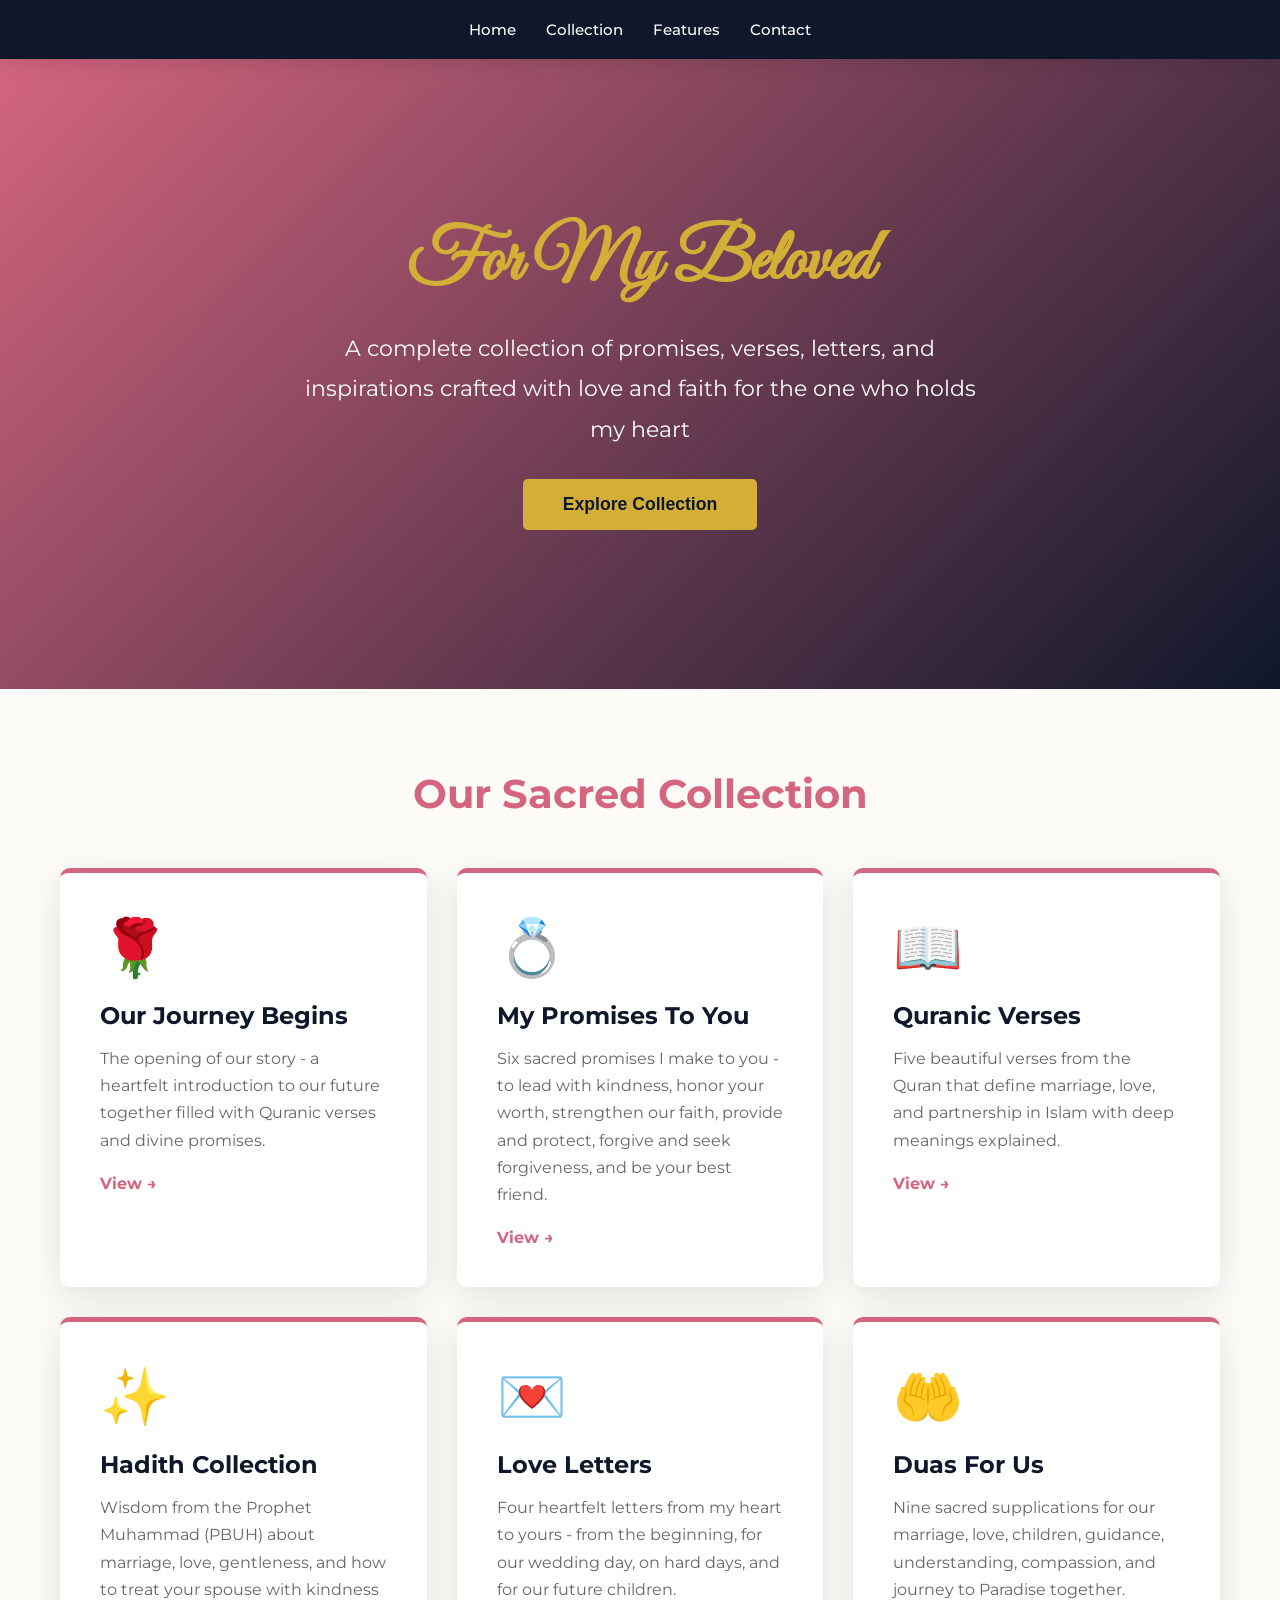
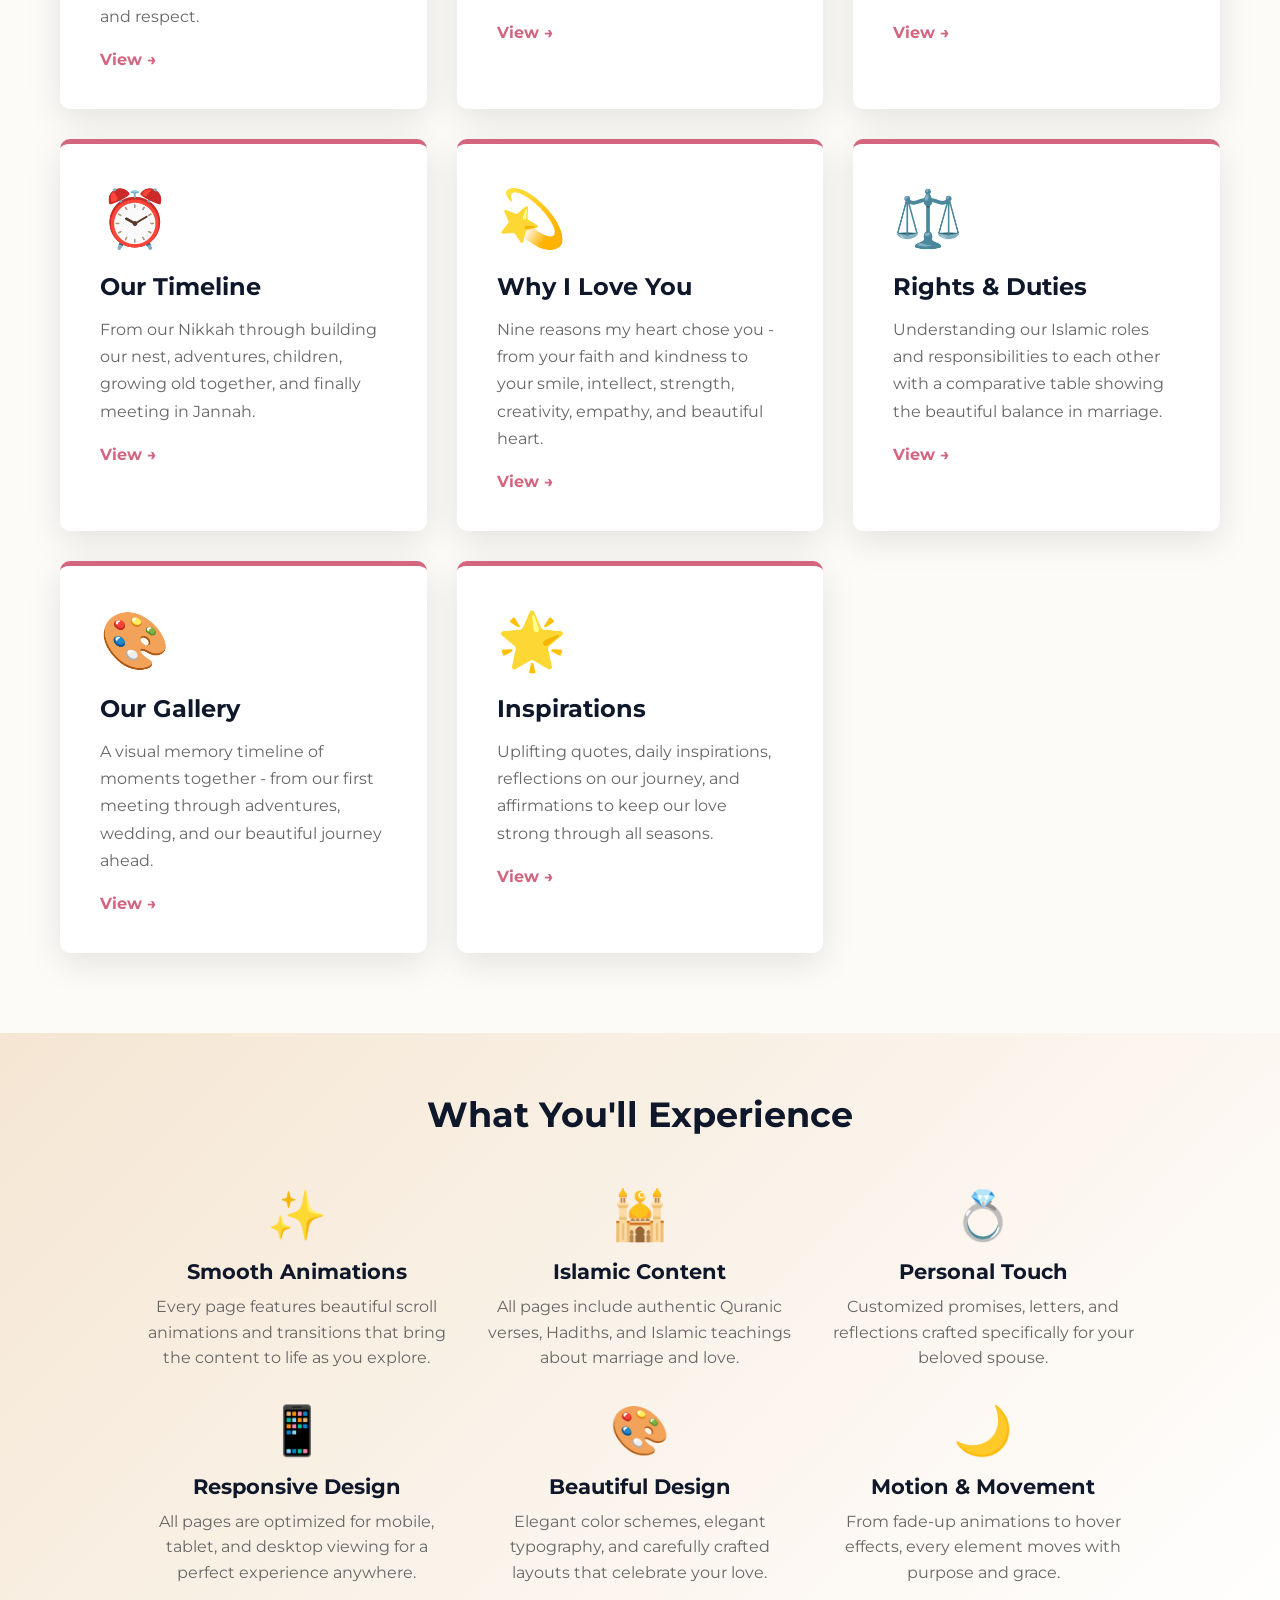
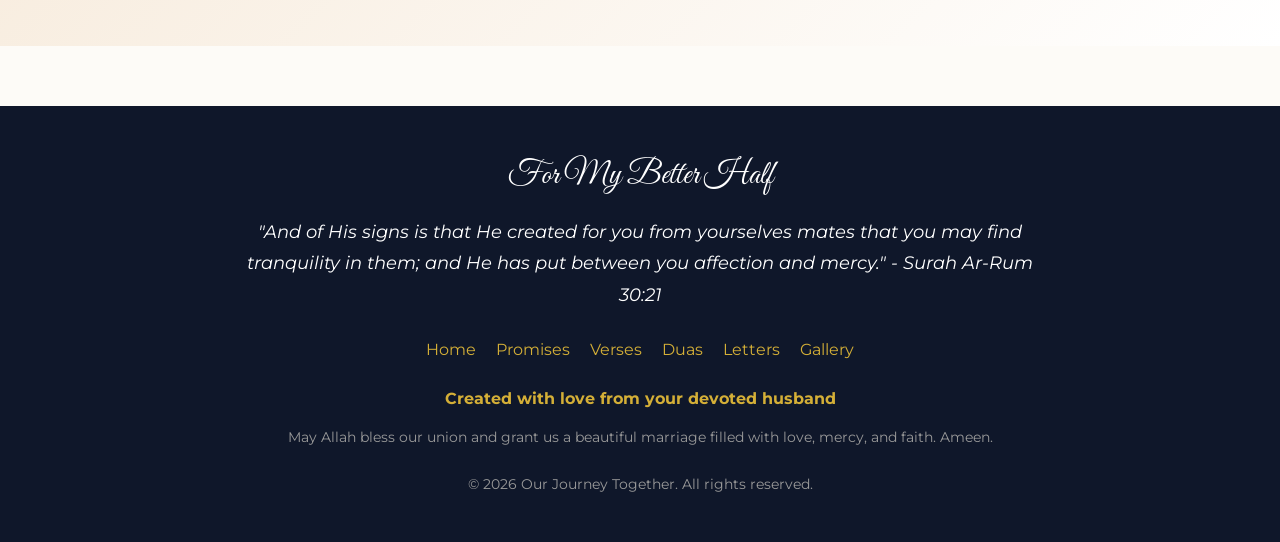
<file: collection.html>
<!DOCTYPE html>
<html lang="en">
<head>
    <meta charset="UTF-8">
    <meta name="viewport" content="width=device-width, initial-scale=1.0">
    <title>For My Beloved - Complete Collection</title>
    <link href="https://fonts.googleapis.com/css2?family=Amiri:ital,wght@0,400;0,700;1,400&family=Montserrat:wght@300;500&family=Great+Vibes&display=swap" rel="stylesheet">
    <link href="https://unpkg.com/aos@2.3.1/dist/aos.css" rel="stylesheet">
    <style>
        * {
            margin: 0;
            padding: 0;
            box-sizing: border-box;
        }

        :root {
            --gold: #D4AF37;
            --dark-blue: #0f172a;
            --cream: #fdfbf7;
            --primary: #d4657f;
        }

        body {
            font-family: 'Montserrat', sans-serif;
            background-color: var(--cream);
            color: #333;
            overflow-x: hidden;
        }

        /* Navigation */
        nav {
            background: var(--dark-blue);
            padding: 20px;
            position: sticky;
            top: 0;
            z-index: 1000;
            box-shadow: 0 5px 20px rgba(0,0,0,0.1);
        }

        nav ul {
            list-style: none;
            display: flex;
            justify-content: center;
            gap: 30px;
            flex-wrap: wrap;
            max-width: 1200px;
            margin: 0 auto;
        }

        nav a {
            color: white;
            text-decoration: none;
            font-weight: 500;
            transition: color 0.3s ease;
            font-size: 0.95rem;
        }

        nav a:hover {
            color: var(--gold);
        }

        /* Hero Section */
        .hero {
            background: linear-gradient(135deg, var(--primary) 0%, var(--dark-blue) 100%);
            color: white;
            padding: 100px 20px;
            text-align: center;
            min-height: 70vh;
            display: flex;
            flex-direction: column;
            justify-content: center;
            align-items: center;
        }

        .hero h1 {
            font-family: 'Great Vibes', cursive;
            font-size: 4.5rem;
            color: var(--gold);
            margin-bottom: 20px;
        }

        .hero p {
            font-size: 1.4rem;
            max-width: 700px;
            line-height: 1.8;
            margin-bottom: 30px;
        }

        .cta-button {
            background: var(--gold);
            color: var(--dark-blue);
            padding: 15px 40px;
            border: none;
            border-radius: 5px;
            font-size: 1.1rem;
            font-weight: bold;
            cursor: pointer;
            transition: all 0.3s ease;
        }

        .cta-button:hover {
            transform: scale(1.05);
            box-shadow: 0 10px 30px rgba(212,175,55,0.3);
        }

        /* Collection Grid */
        .collection {
            max-width: 1200px;
            margin: 80px auto;
            padding: 0 20px;
        }

        .collection h2 {
            text-align: center;
            color: var(--primary);
            font-size: 2.5rem;
            margin-bottom: 50px;
        }

        .page-grid {
            display: grid;
            grid-template-columns: repeat(auto-fit, minmax(280px, 1fr));
            gap: 30px;
            margin-bottom: 80px;
        }

        .page-card {
            background: white;
            padding: 40px;
            border-radius: 10px;
            box-shadow: 0 10px 35px rgba(0,0,0,0.1);
            transition: all 0.3s ease;
            text-decoration: none;
            color: inherit;
            border-top: 5px solid var(--primary);
            cursor: pointer;
        }

        .page-card:hover {
            transform: translateY(-15px);
            box-shadow: 0 20px 50px rgba(212,101,127,0.2);
        }

        .page-icon {
            font-size: 3.5rem;
            margin-bottom: 20px;
        }

        .page-title {
            font-size: 1.5rem;
            color: var(--dark-blue);
            margin-bottom: 15px;
            font-weight: bold;
        }

        .page-description {
            font-size: 1rem;
            color: #666;
            line-height: 1.7;
            margin-bottom: 20px;
        }

        .page-link {
            color: var(--primary);
            font-weight: bold;
            text-decoration: none;
            transition: color 0.3s ease;
        }

        .page-link:hover {
            color: var(--gold);
        }

        /* Features Section */
        .features {
            background: linear-gradient(135deg, #f5e6d3 0%, white 100%);
            padding: 60px 20px;
            margin: 60px 0;
        }

        .features-container {
            max-width: 1000px;
            margin: 0 auto;
        }

        .features h2 {
            text-align: center;
            color: var(--dark-blue);
            font-size: 2.2rem;
            margin-bottom: 50px;
        }

        .features-grid {
            display: grid;
            grid-template-columns: repeat(auto-fit, minmax(250px, 1fr));
            gap: 30px;
        }

        .feature-box {
            text-align: center;
        }

        .feature-icon {
            font-size: 3rem;
            margin-bottom: 15px;
        }

        .feature-title {
            font-size: 1.3rem;
            color: var(--dark-blue);
            margin-bottom: 10px;
            font-weight: bold;
        }

        .feature-text {
            color: #666;
            line-height: 1.6;
        }

        /* Footer */
        footer {
            background: var(--dark-blue);
            color: white;
            text-align: center;
            padding: 50px 20px;
        }

        .footer-content {
            max-width: 800px;
            margin: 0 auto;
        }

        .footer-title {
            font-family: 'Great Vibes', cursive;
            font-size: 2rem;
            margin-bottom: 20px;
        }

        .footer-quote {
            font-size: 1.1rem;
            line-height: 1.8;
            margin-bottom: 30px;
            font-style: italic;
        }

        .footer-links {
            display: flex;
            justify-content: center;
            gap: 20px;
            flex-wrap: wrap;
            margin-bottom: 30px;
        }

        .footer-links a {
            color: var(--gold);
            text-decoration: none;
            transition: color 0.3s ease;
        }

        .footer-links a:hover {
            color: white;
        }

        @media (max-width: 768px) {
            .hero h1 {
                font-size: 3rem;
            }

            .hero p {
                font-size: 1.1rem;
            }

            nav ul {
                gap: 15px;
            }

            nav a {
                font-size: 0.85rem;
            }

            .collection h2 {
                font-size: 2rem;
            }

            .page-grid {
                grid-template-columns: 1fr;
            }

            .features-grid {
                grid-template-columns: repeat(auto-fit, minmax(200px, 1fr));
            }
        }
    </style>
</head>
<body>

    <!-- Navigation -->
    <nav>
        <ul>
            <li><a href="#home">Home</a></li>
            <li><a href="#collection">Collection</a></li>
            <li><a href="#features">Features</a></li>
            <li><a href="#footer">Contact</a></li>
        </ul>
    </nav>

    <!-- Hero Section -->
    <div class="hero" id="home" data-aos="fade-down">
        <h1>For My Beloved</h1>
        <p>A complete collection of promises, verses, letters, and inspirations crafted with love and faith for the one who holds my heart</p>
        <button class="cta-button" onclick="document.getElementById('collection').scrollIntoView({behavior: 'smooth'})">Explore Collection</button>
    </div>

    <!-- Main Collection -->
    <div class="collection" id="collection">
        <h2>Our Sacred Collection</h2>
        
        <div class="page-grid">

            <a href="index.html" class="page-card" data-aos="zoom-in" data-aos-delay="100">
                <div class="page-icon">🌹</div>
                <div class="page-title">Our Journey Begins</div>
                <p class="page-description">The opening of our story - a heartfelt introduction to our future together filled with Quranic verses and divine promises.</p>
                <span class="page-link">View →</span>
            </a>

            <a href="promises.html" class="page-card" data-aos="zoom-in" data-aos-delay="150">
                <div class="page-icon">💍</div>
                <div class="page-title">My Promises To You</div>
                <p class="page-description">Six sacred promises I make to you - to lead with kindness, honor your worth, strengthen our faith, provide and protect, forgive and seek forgiveness, and be your best friend.</p>
                <span class="page-link">View →</span>
            </a>

            <a href="quranic-verses.html" class="page-card" data-aos="zoom-in" data-aos-delay="200">
                <div class="page-icon">📖</div>
                <div class="page-title">Quranic Verses</div>
                <p class="page-description">Five beautiful verses from the Quran that define marriage, love, and partnership in Islam with deep meanings explained.</p>
                <span class="page-link">View →</span>
            </a>

            <a href="hadith-collection.html" class="page-card" data-aos="zoom-in" data-aos-delay="250">
                <div class="page-icon">✨</div>
                <div class="page-title">Hadith Collection</div>
                <p class="page-description">Wisdom from the Prophet Muhammad (PBUH) about marriage, love, gentleness, and how to treat your spouse with kindness and respect.</p>
                <span class="page-link">View →</span>
            </a>

            <a href="love-letters.html" class="page-card" data-aos="zoom-in" data-aos-delay="300">
                <div class="page-icon">💌</div>
                <div class="page-title">Love Letters</div>
                <p class="page-description">Four heartfelt letters from my heart to yours - from the beginning, for our wedding day, on hard days, and for our future children.</p>
                <span class="page-link">View →</span>
            </a>

            <a href="dua-gallery.html" class="page-card" data-aos="zoom-in" data-aos-delay="350">
                <div class="page-icon">🤲</div>
                <div class="page-title">Duas For Us</div>
                <p class="page-description">Nine sacred supplications for our marriage, love, children, guidance, understanding, compassion, and journey to Paradise together.</p>
                <span class="page-link">View →</span>
            </a>

            <a href="timeline.html" class="page-card" data-aos="zoom-in" data-aos-delay="400">
                <div class="page-icon">⏰</div>
                <div class="page-title">Our Timeline</div>
                <p class="page-description">From our Nikkah through building our nest, adventures, children, growing old together, and finally meeting in Jannah.</p>
                <span class="page-link">View →</span>
            </a>

            <a href="qualities.html" class="page-card" data-aos="zoom-in" data-aos-delay="450">
                <div class="page-icon">💫</div>
                <div class="page-title">Why I Love You</div>
                <p class="page-description">Nine reasons my heart chose you - from your faith and kindness to your smile, intellect, strength, creativity, empathy, and beautiful heart.</p>
                <span class="page-link">View →</span>
            </a>

            <a href="rights-duties.html" class="page-card" data-aos="zoom-in" data-aos-delay="500">
                <div class="page-icon">⚖️</div>
                <div class="page-title">Rights & Duties</div>
                <p class="page-description">Understanding our Islamic roles and responsibilities to each other with a comparative table showing the beautiful balance in marriage.</p>
                <span class="page-link">View →</span>
            </a>

            <a href="gallery.html" class="page-card" data-aos="zoom-in" data-aos-delay="550">
                <div class="page-icon">🎨</div>
                <div class="page-title">Our Gallery</div>
                <p class="page-description">A visual memory timeline of moments together - from our first meeting through adventures, wedding, and our beautiful journey ahead.</p>
                <span class="page-link">View →</span>
            </a>

            <a href="inspirations.html" class="page-card" data-aos="zoom-in" data-aos-delay="600">
                <div class="page-icon">🌟</div>
                <div class="page-title">Inspirations</div>
                <p class="page-description">Uplifting quotes, daily inspirations, reflections on our journey, and affirmations to keep our love strong through all seasons.</p>
                <span class="page-link">View →</span>
            </a>

        </div>
    </div>

    <!-- Features -->
    <div class="features" id="features">
        <div class="features-container">
            <h2>What You'll Experience</h2>
            <div class="features-grid">
                <div class="feature-box" data-aos="fade-up" data-aos-delay="100">
                    <div class="feature-icon">✨</div>
                    <div class="feature-title">Smooth Animations</div>
                    <div class="feature-text">Every page features beautiful scroll animations and transitions that bring the content to life as you explore.</div>
                </div>

                <div class="feature-box" data-aos="fade-up" data-aos-delay="200">
                    <div class="feature-icon">🕌</div>
                    <div class="feature-title">Islamic Content</div>
                    <div class="feature-text">All pages include authentic Quranic verses, Hadiths, and Islamic teachings about marriage and love.</div>
                </div>

                <div class="feature-box" data-aos="fade-up" data-aos-delay="300">
                    <div class="feature-icon">💍</div>
                    <div class="feature-title">Personal Touch</div>
                    <div class="feature-text">Customized promises, letters, and reflections crafted specifically for your beloved spouse.</div>
                </div>

                <div class="feature-box" data-aos="fade-up" data-aos-delay="400">
                    <div class="feature-icon">📱</div>
                    <div class="feature-title">Responsive Design</div>
                    <div class="feature-text">All pages are optimized for mobile, tablet, and desktop viewing for a perfect experience anywhere.</div>
                </div>

                <div class="feature-box" data-aos="fade-up" data-aos-delay="500">
                    <div class="feature-icon">🎨</div>
                    <div class="feature-title">Beautiful Design</div>
                    <div class="feature-text">Elegant color schemes, elegant typography, and carefully crafted layouts that celebrate your love.</div>
                </div>

                <div class="feature-box" data-aos="fade-up" data-aos-delay="600">
                    <div class="feature-icon">🌙</div>
                    <div class="feature-title">Motion & Movement</div>
                    <div class="feature-text">From fade-up animations to hover effects, every element moves with purpose and grace.</div>
                </div>
            </div>
        </div>
    </div>

    <!-- Footer -->
    <footer id="footer" data-aos="fade-up">
        <div class="footer-content">
            <div class="footer-title">For My Better Half</div>
            <p class="footer-quote">
                "And of His signs is that He created for you from yourselves mates that you may find tranquility in them; 
                and He has put between you affection and mercy." - Surah Ar-Rum 30:21
            </p>
            <div class="footer-links">
                <a href="index.html">Home</a>
                <a href="promises.html">Promises</a>
                <a href="quranic-verses.html">Verses</a>
                <a href="dua-gallery.html">Duas</a>
                <a href="love-letters.html">Letters</a>
                <a href="gallery.html">Gallery</a>
            </div>
            <p style="color: var(--gold); font-weight: bold; margin-bottom: 20px;">
                Created with love from your devoted husband
            </p>
            <p style="font-size: 0.9rem; color: #999;">
                May Allah bless our union and grant us a beautiful marriage filled with love, mercy, and faith. Ameen.
            </p>
            <p style="margin-top: 30px; color: #999; font-size: 0.85rem;">
                © 2026 Our Journey Together. All rights reserved.
            </p>
        </div>
    </footer>

    <script src="https://unpkg.com/aos@2.3.1/dist/aos.js"></script>
    <script>
        AOS.init({ 
            duration: 1200, 
            once: true,
            offset: 100
        });

        // Smooth scrolling for page links
        document.querySelectorAll('a[href^="#"]').forEach(anchor => {
            anchor.addEventListener('click', function (e) {
                e.preventDefault();
                const target = document.querySelector(this.getAttribute('href'));
                if (target) {
                    target.scrollIntoView({ behavior: 'smooth', block: 'start' });
                }
            });
        });
    </script>

</body>
</html>
</file>
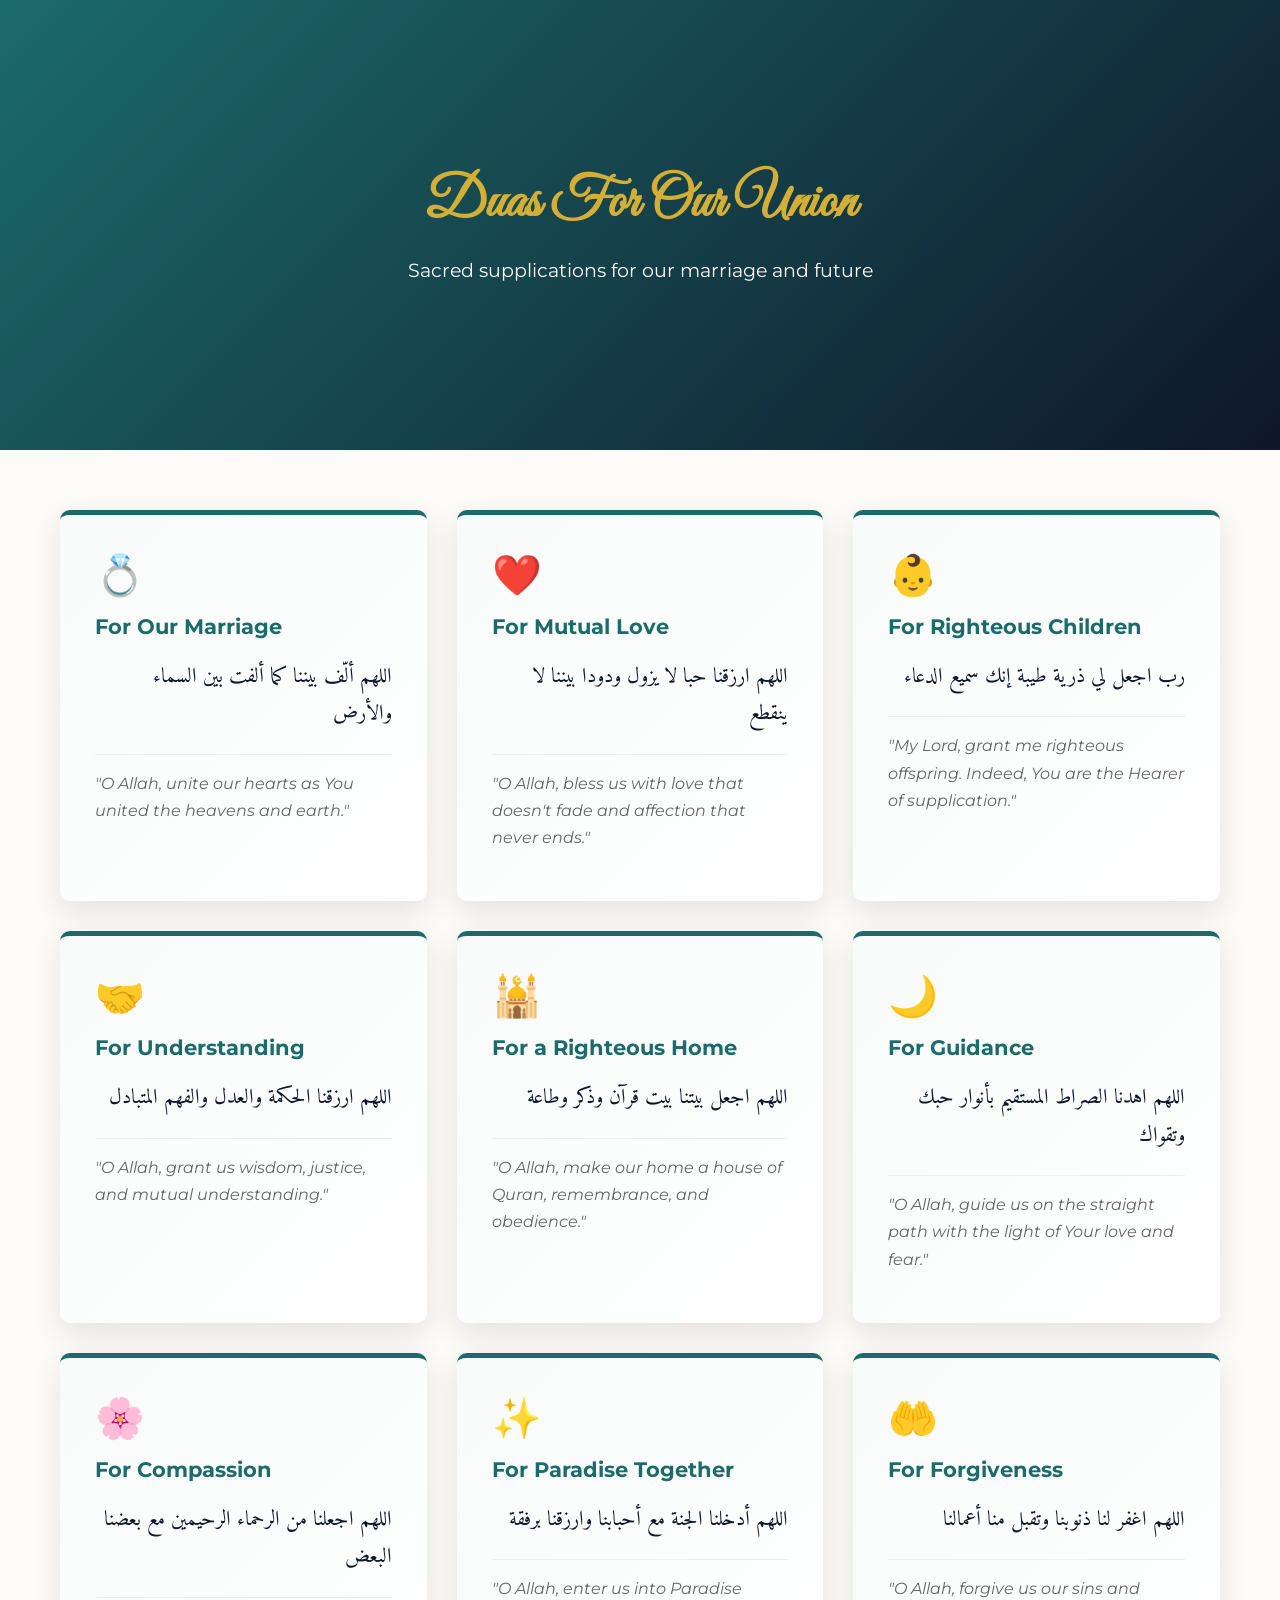
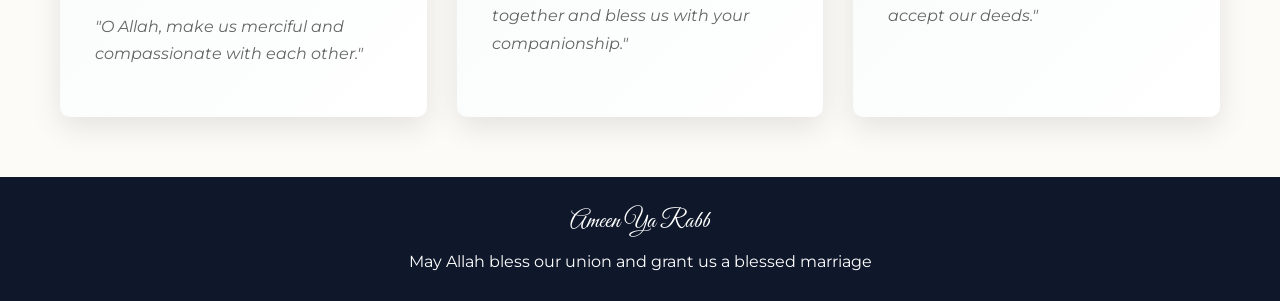
<file: dua-gallery.html>
<!DOCTYPE html>
<html lang="en">
<head>
    <meta charset="UTF-8">
    <meta name="viewport" content="width=device-width, initial-scale=1.0">
    <title>Duas For Us</title>
    <link href="https://fonts.googleapis.com/css2?family=Amiri:ital,wght@0,400;0,700;1,400&family=Montserrat:wght@300;500&family=Great+Vibes&display=swap" rel="stylesheet">
    <link href="https://unpkg.com/aos@2.3.1/dist/aos.css" rel="stylesheet">
    <style>
        * {
            margin: 0;
            padding: 0;
            box-sizing: border-box;
        }

        :root {
            --gold: #D4AF37;
            --dark-blue: #0f172a;
            --cream: #fdfbf7;
            --teal: #1b6b6a;
        }

        body {
            font-family: 'Montserrat', sans-serif;
            background-color: var(--cream);
            overflow-x: hidden;
        }

        .dua-hero {
            background: linear-gradient(135deg, var(--teal) 0%, var(--dark-blue) 100%);
            color: white;
            padding: 80px 20px;
            text-align: center;
            min-height: 50vh;
            display: flex;
            flex-direction: column;
            justify-content: center;
        }

        .dua-hero h1 {
            font-family: 'Great Vibes', cursive;
            font-size: 3.5rem;
            color: var(--gold);
            margin-bottom: 20px;
        }

        .dua-gallery {
            display: grid;
            grid-template-columns: repeat(auto-fit, minmax(300px, 1fr));
            gap: 30px;
            max-width: 1200px;
            margin: 60px auto;
            padding: 0 20px;
        }

        .dua-card {
            background: white;
            padding: 35px;
            border-radius: 10px;
            box-shadow: 0 10px 30px rgba(0,0,0,0.1);
            border-top: 5px solid var(--teal);
            transition: all 0.3s ease;
            position: relative;
            overflow: hidden;
        }

        .dua-card::before {
            content: '';
            position: absolute;
            top: 0;
            left: 0;
            width: 100%;
            height: 100%;
            background: linear-gradient(135deg, rgba(27,107,106,0.03) 0%, transparent 100%);
        }

        .dua-card:hover {
            transform: translateY(-10px);
            box-shadow: 0 20px 40px rgba(0,0,0,0.15);
        }

        .dua-card-content {
            position: relative;
            z-index: 1;
        }

        .dua-icon {
            font-size: 2.5rem;
            margin-bottom: 15px;
        }

        .dua-title {
            color: var(--teal);
            font-size: 1.3rem;
            font-weight: bold;
            margin-bottom: 15px;
        }

        .dua-text {
            font-family: 'Amiri', serif;
            font-size: 1.3rem;
            color: var(--dark-blue);
            margin: 20px 0;
            line-height: 1.8;
            text-align: right;
            direction: rtl;
        }

        .dua-translation {
            font-size: 1rem;
            color: #666;
            line-height: 1.7;
            margin: 15px 0;
            padding-top: 15px;
            border-top: 1px solid #eee;
            font-style: italic;
        }

        .copy-btn {
            background: var(--teal);
            color: white;
            border: none;
            padding: 10px 20px;
            border-radius: 5px;
            cursor: pointer;
            font-size: 0.9rem;
            margin-top: 15px;
            transition: all 0.3s ease;
        }

        .copy-btn:hover {
            background: var(--gold);
            color: var(--dark-blue);
        }

        footer {
            background: var(--dark-blue);
            color: white;
            text-align: center;
            padding: 30px;
            margin-top: 60px;
        }

        @media (max-width: 768px) {
            .dua-hero h1 {
                font-size: 2.5rem;
            }

            .dua-gallery {
                grid-template-columns: 1fr;
            }

            .dua-card {
                padding: 25px;
            }
        }
    </style>
</head>
<body>

    <div class="dua-hero" data-aos="fade-down">
        <h1>Duas For Our Union</h1>
        <p style="font-size: 1.2rem;">Sacred supplications for our marriage and future</p>
    </div>

    <div class="dua-gallery">

        <div class="dua-card" data-aos="zoom-in" data-aos-delay="100">
            <div class="dua-card-content">
                <div class="dua-icon">💍</div>
                <p class="dua-title">For Our Marriage</p>
                <p class="dua-text">اللهم ألّف بيننا كما ألفت بين السماء والأرض</p>
                <p class="dua-translation">"O Allah, unite our hearts as You united the heavens and earth."</p>
            </div>
        </div>

        <div class="dua-card" data-aos="zoom-in" data-aos-delay="200">
            <div class="dua-card-content">
                <div class="dua-icon">❤️</div>
                <p class="dua-title">For Mutual Love</p>
                <p class="dua-text">اللهم ارزقنا حبا لا يزول ودودا بيننا لا ينقطع</p>
                <p class="dua-translation">"O Allah, bless us with love that doesn't fade and affection that never ends."</p>
            </div>
        </div>

        <div class="dua-card" data-aos="zoom-in" data-aos-delay="300">
            <div class="dua-card-content">
                <div class="dua-icon">👶</div>
                <p class="dua-title">For Righteous Children</p>
                <p class="dua-text">رب اجعل لي ذرية طيبة إنك سميع الدعاء</p>
                <p class="dua-translation">"My Lord, grant me righteous offspring. Indeed, You are the Hearer of supplication."</p>
            </div>
        </div>

        <div class="dua-card" data-aos="zoom-in" data-aos-delay="400">
            <div class="dua-card-content">
                <div class="dua-icon">🤝</div>
                <p class="dua-title">For Understanding</p>
                <p class="dua-text">اللهم ارزقنا الحكمة والعدل والفهم المتبادل</p>
                <p class="dua-translation">"O Allah, grant us wisdom, justice, and mutual understanding."</p>
            </div>
        </div>

        <div class="dua-card" data-aos="zoom-in" data-aos-delay="500">
            <div class="dua-card-content">
                <div class="dua-icon">🕌</div>
                <p class="dua-title">For a Righteous Home</p>
                <p class="dua-text">اللهم اجعل بيتنا بيت قرآن وذكر وطاعة</p>
                <p class="dua-translation">"O Allah, make our home a house of Quran, remembrance, and obedience."</p>
            </div>
        </div>

        <div class="dua-card" data-aos="zoom-in" data-aos-delay="600">
            <div class="dua-card-content">
                <div class="dua-icon">🌙</div>
                <p class="dua-title">For Guidance</p>
                <p class="dua-text">اللهم اهدنا الصراط المستقيم بأنوار حبك وتقواك</p>
                <p class="dua-translation">"O Allah, guide us on the straight path with the light of Your love and fear."</p>
            </div>
        </div>

        <div class="dua-card" data-aos="zoom-in" data-aos-delay="700">
            <div class="dua-card-content">
                <div class="dua-icon">🌸</div>
                <p class="dua-title">For Compassion</p>
                <p class="dua-text">اللهم اجعلنا من الرحماء الرحيمين مع بعضنا البعض</p>
                <p class="dua-translation">"O Allah, make us merciful and compassionate with each other."</p>
            </div>
        </div>

        <div class="dua-card" data-aos="zoom-in" data-aos-delay="800">
            <div class="dua-card-content">
                <div class="dua-icon">✨</div>
                <p class="dua-title">For Paradise Together</p>
                <p class="dua-text">اللهم أدخلنا الجنة مع أحبابنا وارزقنا برفقة</p>
                <p class="dua-translation">"O Allah, enter us into Paradise together and bless us with your companionship."</p>
            </div>
        </div>

        <div class="dua-card" data-aos="zoom-in" data-aos-delay="900">
            <div class="dua-card-content">
                <div class="dua-icon">🤲</div>
                <p class="dua-title">For Forgiveness</p>
                <p class="dua-text">اللهم اغفر لنا ذنوبنا وتقبل منا أعمالنا</p>
                <p class="dua-translation">"O Allah, forgive us our sins and accept our deeds."</p>
            </div>
        </div>

    </div>

    <footer>
        <p style="font-family: 'Great Vibes', cursive; font-size: 1.5rem;">Ameen Ya Rabb</p>
        <p style="margin-top: 15px;">May Allah bless our union and grant us a blessed marriage</p>
    </footer>

    <script src="https://unpkg.com/aos@2.3.1/dist/aos.js"></script>
    <script>
        AOS.init({ duration: 1200, once: true });
    </script>

</body>
</html>
</file>
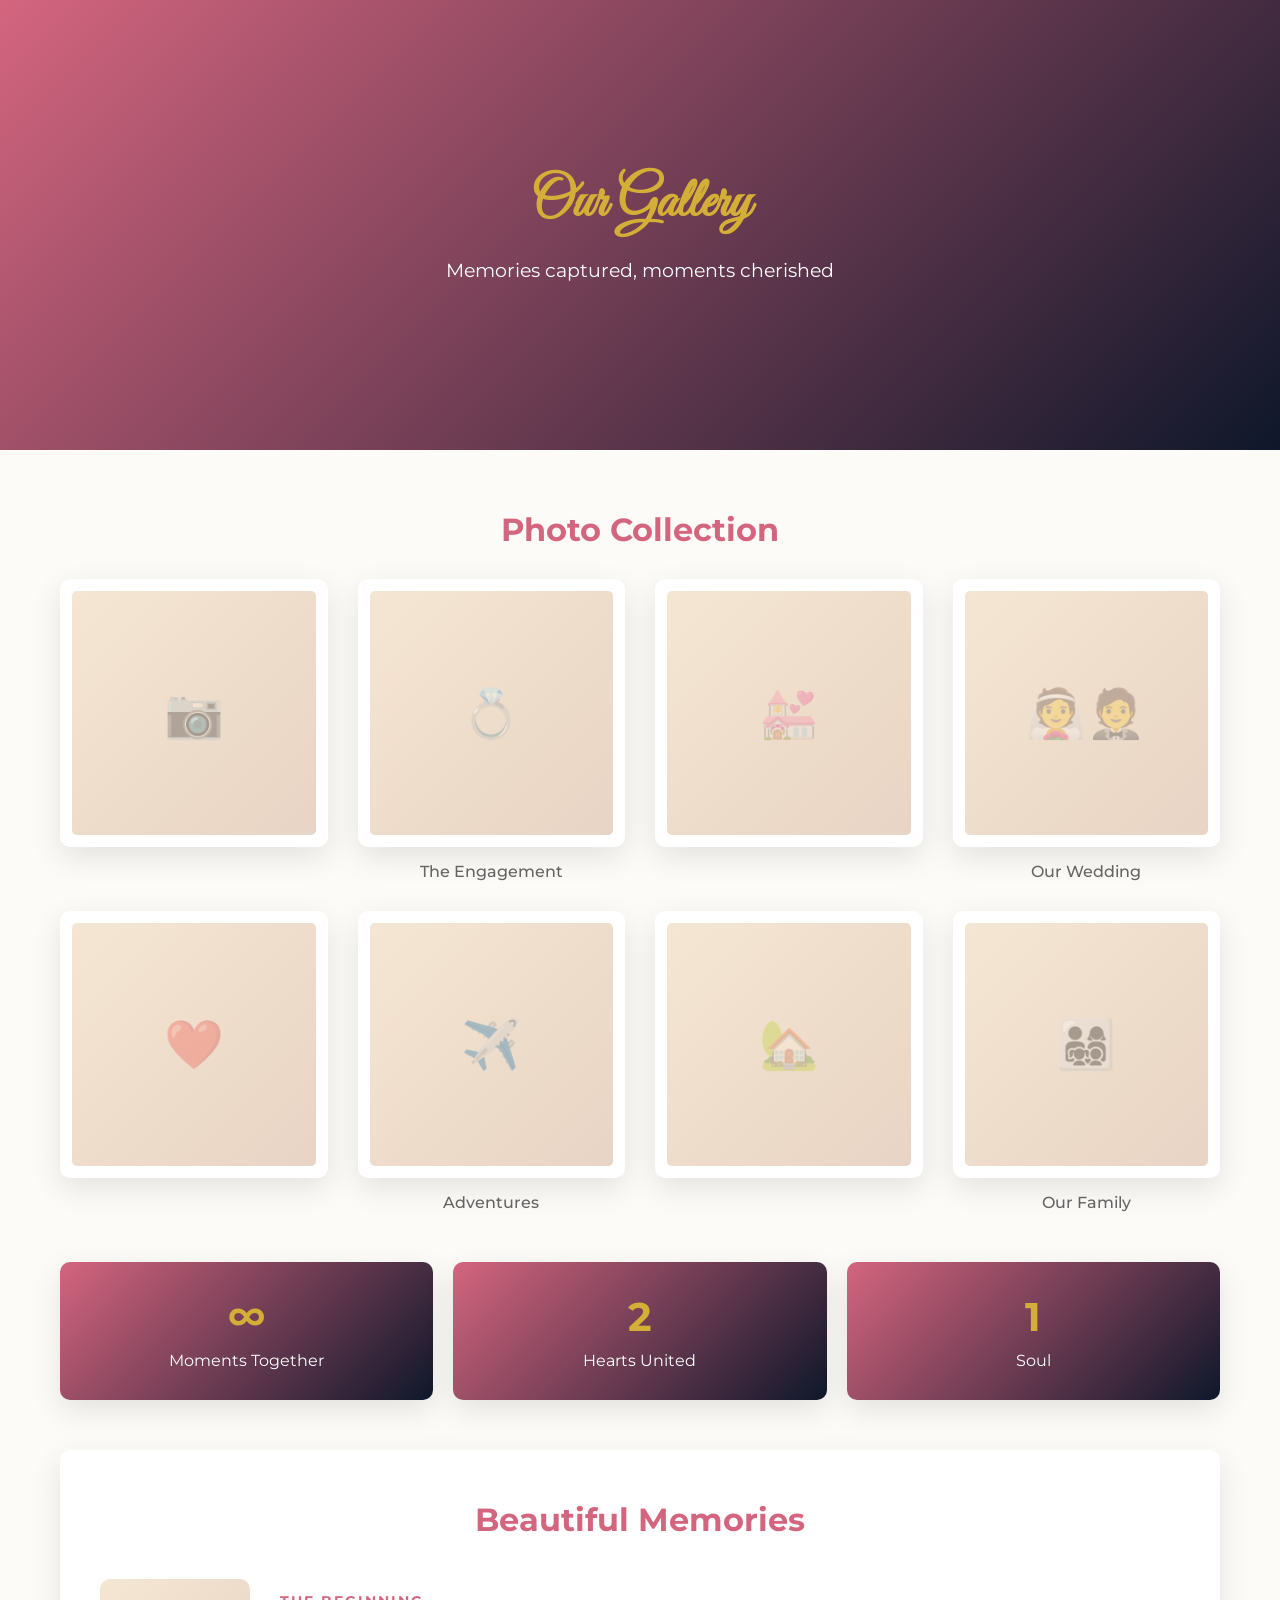
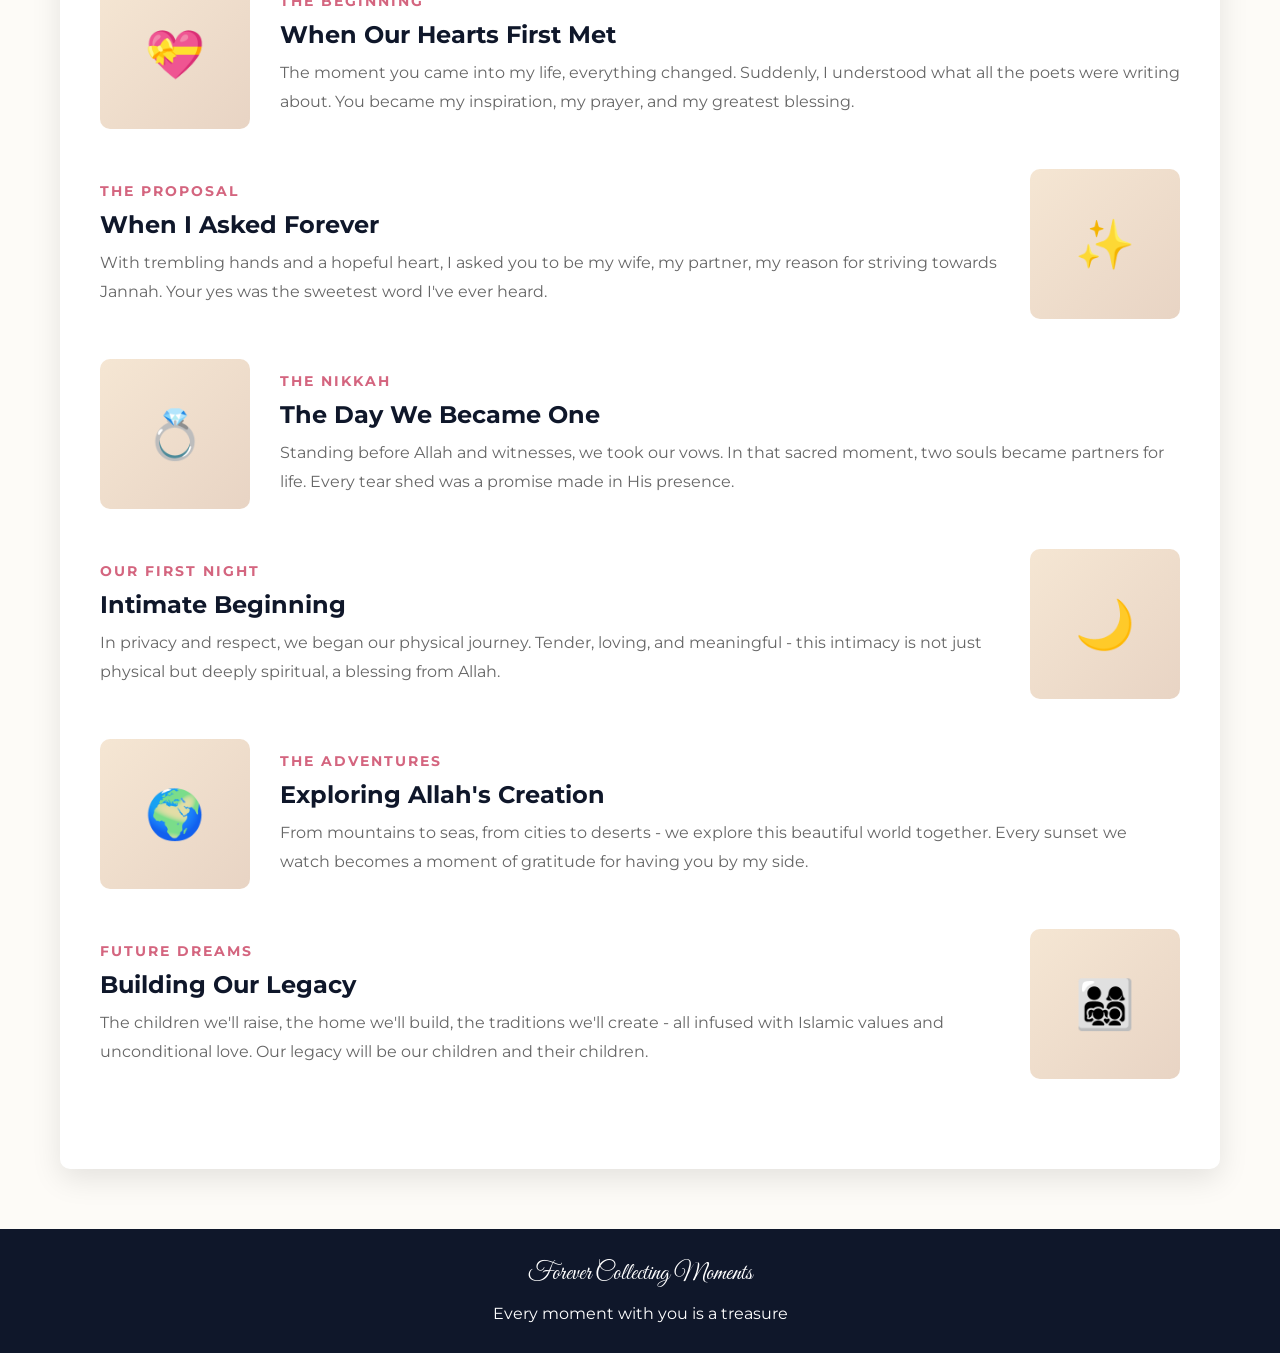
<file: gallery.html>
<!DOCTYPE html>
<html lang="en">
<head>
    <meta charset="UTF-8">
    <meta name="viewport" content="width=device-width, initial-scale=1.0">
    <title>Our Memory Gallery</title>
    <link href="https://fonts.googleapis.com/css2?family=Amiri:ital,wght@0,400;0,700;1,400&family=Montserrat:wght@300;500&family=Great+Vibes&display=swap" rel="stylesheet">
    <link href="https://unpkg.com/aos@2.3.1/dist/aos.css" rel="stylesheet">
    <style>
        * {
            margin: 0;
            padding: 0;
            box-sizing: border-box;
        }

        :root {
            --gold: #D4AF37;
            --dark-blue: #0f172a;
            --cream: #fdfbf7;
            --rose: #d4657f;
        }

        body {
            font-family: 'Montserrat', sans-serif;
            background-color: var(--cream);
            overflow-x: hidden;
        }

        .gallery-hero {
            background: linear-gradient(135deg, var(--rose) 0%, var(--dark-blue) 100%);
            color: white;
            padding: 80px 20px;
            text-align: center;
            min-height: 50vh;
            display: flex;
            flex-direction: column;
            justify-content: center;
        }

        .gallery-hero h1 {
            font-family: 'Great Vibes', cursive;
            font-size: 3.5rem;
            color: var(--gold);
            margin-bottom: 20px;
        }

        .gallery-container {
            max-width: 1200px;
            margin: 60px auto;
            padding: 0 20px;
        }

        .photo-grid {
            display: grid;
            grid-template-columns: repeat(auto-fit, minmax(250px, 1fr));
            gap: 30px;
            margin-bottom: 50px;
        }

        .photo-frame {
            position: relative;
            background: white;
            padding: 12px;
            border-radius: 10px;
            box-shadow: 0 10px 30px rgba(0,0,0,0.1);
            transition: all 0.3s ease;
            cursor: pointer;
            aspect-ratio: 1;
            display: flex;
            align-items: center;
            justify-content: center;
        }

        .photo-frame:hover {
            transform: translateY(-10px);
            box-shadow: 0 20px 40px rgba(212,101,127,0.2);
        }

        .photo-placeholder {
            width: 100%;
            height: 100%;
            background: linear-gradient(135deg, #f5e6d3 0%, #e8d4c4 100%);
            border-radius: 5px;
            display: flex;
            flex-direction: column;
            align-items: center;
            justify-content: center;
            font-size: 3rem;
            color: rgba(212,101,127,0.3);
        }

        .photo-caption {
            margin-top: 15px;
            text-align: center;
            font-size: 1rem;
            color: #666;
            font-weight: 500;
        }

        .memory-timeline {
            background: white;
            padding: 50px 40px;
            border-radius: 10px;
            box-shadow: 0 10px 30px rgba(0,0,0,0.1);
            margin: 50px 0;
        }

        .memory-timeline h2 {
            color: var(--rose);
            font-size: 2rem;
            text-align: center;
            margin-bottom: 40px;
        }

        .memory-item {
            display: flex;
            gap: 30px;
            margin-bottom: 40px;
            align-items: center;
        }

        .memory-item:nth-child(odd) {
            flex-direction: row-reverse;
        }

        .memory-image {
            width: 150px;
            height: 150px;
            background: linear-gradient(135deg, #f5e6d3 0%, #e8d4c4 100%);
            border-radius: 10px;
            display: flex;
            align-items: center;
            justify-content: center;
            font-size: 3rem;
            flex-shrink: 0;
        }

        .memory-content {
            flex: 1;
        }

        .memory-date {
            color: var(--rose);
            font-weight: bold;
            font-size: 0.9rem;
            text-transform: uppercase;
            letter-spacing: 2px;
        }

        .memory-title {
            color: var(--dark-blue);
            font-size: 1.5rem;
            margin: 10px 0;
            font-weight: bold;
        }

        .memory-description {
            color: #666;
            line-height: 1.8;
            font-size: 1rem;
        }

        .collection-stats {
            display: grid;
            grid-template-columns: repeat(auto-fit, minmax(200px, 1fr));
            gap: 20px;
            margin: 50px 0;
        }

        .stat-box {
            background: linear-gradient(135deg, var(--rose) 0%, var(--dark-blue) 100%);
            color: white;
            padding: 30px;
            border-radius: 10px;
            text-align: center;
            box-shadow: 0 10px 30px rgba(0,0,0,0.1);
        }

        .stat-number {
            font-size: 2.5rem;
            font-weight: bold;
            color: var(--gold);
        }

        .stat-label {
            font-size: 1rem;
            margin-top: 10px;
        }

        footer {
            background: var(--dark-blue);
            color: white;
            text-align: center;
            padding: 30px;
            margin-top: 60px;
        }

        @media (max-width: 768px) {
            .gallery-hero h1 {
                font-size: 2.5rem;
            }

            .memory-item {
                flex-direction: column !important;
            }

            .memory-image {
                width: 120px;
                height: 120px;
            }

            .photo-grid {
                grid-template-columns: repeat(auto-fit, minmax(150px, 1fr));
                gap: 20px;
            }

            .memory-timeline {
                padding: 30px 20px;
            }
        }
    </style>
</head>
<body>

    <div class="gallery-hero" data-aos="fade-down">
        <h1>Our Gallery</h1>
        <p style="font-size: 1.2rem;">Memories captured, moments cherished</p>
    </div>

    <div class="gallery-container">

        <h2 style="text-align: center; color: var(--rose); font-size: 2rem; margin: 40px 0 30px;">Photo Collection</h2>
        
        <div class="photo-grid">
            <div class="photo-frame" data-aos="zoom-in" data-aos-delay="100">
                <div class="photo-placeholder">📷</div>
            </div>
            <div style="text-align: center;">
                <div class="photo-frame" data-aos="zoom-in" data-aos-delay="150">
                    <div class="photo-placeholder">💍</div>
                </div>
                <p class="photo-caption">The Engagement</p>
            </div>

            <div class="photo-frame" data-aos="zoom-in" data-aos-delay="200">
                <div class="photo-placeholder">💒</div>
            </div>
            <div style="text-align: center;">
                <div class="photo-frame" data-aos="zoom-in" data-aos-delay="250">
                    <div class="photo-placeholder">👰🤵</div>
                </div>
                <p class="photo-caption">Our Wedding</p>
            </div>

            <div class="photo-frame" data-aos="zoom-in" data-aos-delay="300">
                <div class="photo-placeholder">❤️</div>
            </div>
            <div style="text-align: center;">
                <div class="photo-frame" data-aos="zoom-in" data-aos-delay="350">
                    <div class="photo-placeholder">✈️</div>
                </div>
                <p class="photo-caption">Adventures</p>
            </div>

            <div class="photo-frame" data-aos="zoom-in" data-aos-delay="400">
                <div class="photo-placeholder">🏡</div>
            </div>
            <div style="text-align: center;">
                <div class="photo-frame" data-aos="zoom-in" data-aos-delay="450">
                    <div class="photo-placeholder">👨‍👩‍👧‍👦</div>
                </div>
                <p class="photo-caption">Our Family</p>
            </div>
        </div>

        <div class="collection-stats">
            <div class="stat-box" data-aos="fade-up">
                <div class="stat-number">∞</div>
                <div class="stat-label">Moments Together</div>
            </div>
            <div class="stat-box" data-aos="fade-up" data-aos-delay="100">
                <div class="stat-number">2</div>
                <div class="stat-label">Hearts United</div>
            </div>
            <div class="stat-box" data-aos="fade-up" data-aos-delay="200">
                <div class="stat-number">1</div>
                <div class="stat-label">Soul</div>
            </div>
        </div>

        <div class="memory-timeline" data-aos="fade-up">
            <h2>Beautiful Memories</h2>

            <div class="memory-item" data-aos="zoom-in" data-aos-delay="100">
                <div class="memory-image">💝</div>
                <div class="memory-content">
                    <p class="memory-date">The Beginning</p>
                    <p class="memory-title">When Our Hearts First Met</p>
                    <p class="memory-description">The moment you came into my life, everything changed. Suddenly, I understood what all the poets were writing about. You became my inspiration, my prayer, and my greatest blessing.</p>
                </div>
            </div>

            <div class="memory-item" data-aos="zoom-in" data-aos-delay="200">
                <div class="memory-image">✨</div>
                <div class="memory-content">
                    <p class="memory-date">The Proposal</p>
                    <p class="memory-title">When I Asked Forever</p>
                    <p class="memory-description">With trembling hands and a hopeful heart, I asked you to be my wife, my partner, my reason for striving towards Jannah. Your yes was the sweetest word I've ever heard.</p>
                </div>
            </div>

            <div class="memory-item" data-aos="zoom-in" data-aos-delay="300">
                <div class="memory-image">💍</div>
                <div class="memory-content">
                    <p class="memory-date">The Nikkah</p>
                    <p class="memory-title">The Day We Became One</p>
                    <p class="memory-description">Standing before Allah and witnesses, we took our vows. In that sacred moment, two souls became partners for life. Every tear shed was a promise made in His presence.</p>
                </div>
            </div>

            <div class="memory-item" data-aos="zoom-in" data-aos-delay="400">
                <div class="memory-image">🌙</div>
                <div class="memory-content">
                    <p class="memory-date">Our First Night</p>
                    <p class="memory-title">Intimate Beginning</p>
                    <p class="memory-description">In privacy and respect, we began our physical journey. Tender, loving, and meaningful - this intimacy is not just physical but deeply spiritual, a blessing from Allah.</p>
                </div>
            </div>

            <div class="memory-item" data-aos="zoom-in" data-aos-delay="500">
                <div class="memory-image">🌍</div>
                <div class="memory-content">
                    <p class="memory-date">The Adventures</p>
                    <p class="memory-title">Exploring Allah's Creation</p>
                    <p class="memory-description">From mountains to seas, from cities to deserts - we explore this beautiful world together. Every sunset we watch becomes a moment of gratitude for having you by my side.</p>
                </div>
            </div>

            <div class="memory-item" data-aos="zoom-in" data-aos-delay="600">
                <div class="memory-image">👨‍👩‍👧‍👦</div>
                <div class="memory-content">
                    <p class="memory-date">Future Dreams</p>
                    <p class="memory-title">Building Our Legacy</p>
                    <p class="memory-description">The children we'll raise, the home we'll build, the traditions we'll create - all infused with Islamic values and unconditional love. Our legacy will be our children and their children.</p>
                </div>
            </div>

        </div>

    </div>

    <footer>
        <p style="font-family: 'Great Vibes', cursive; font-size: 1.5rem;">Forever Collecting Moments</p>
        <p style="margin-top: 15px;">Every moment with you is a treasure</p>
    </footer>

    <script src="https://unpkg.com/aos@2.3.1/dist/aos.js"></script>
    <script>
        AOS.init({ duration: 1200, once: true });
    </script>

</body>
</html>
</file>
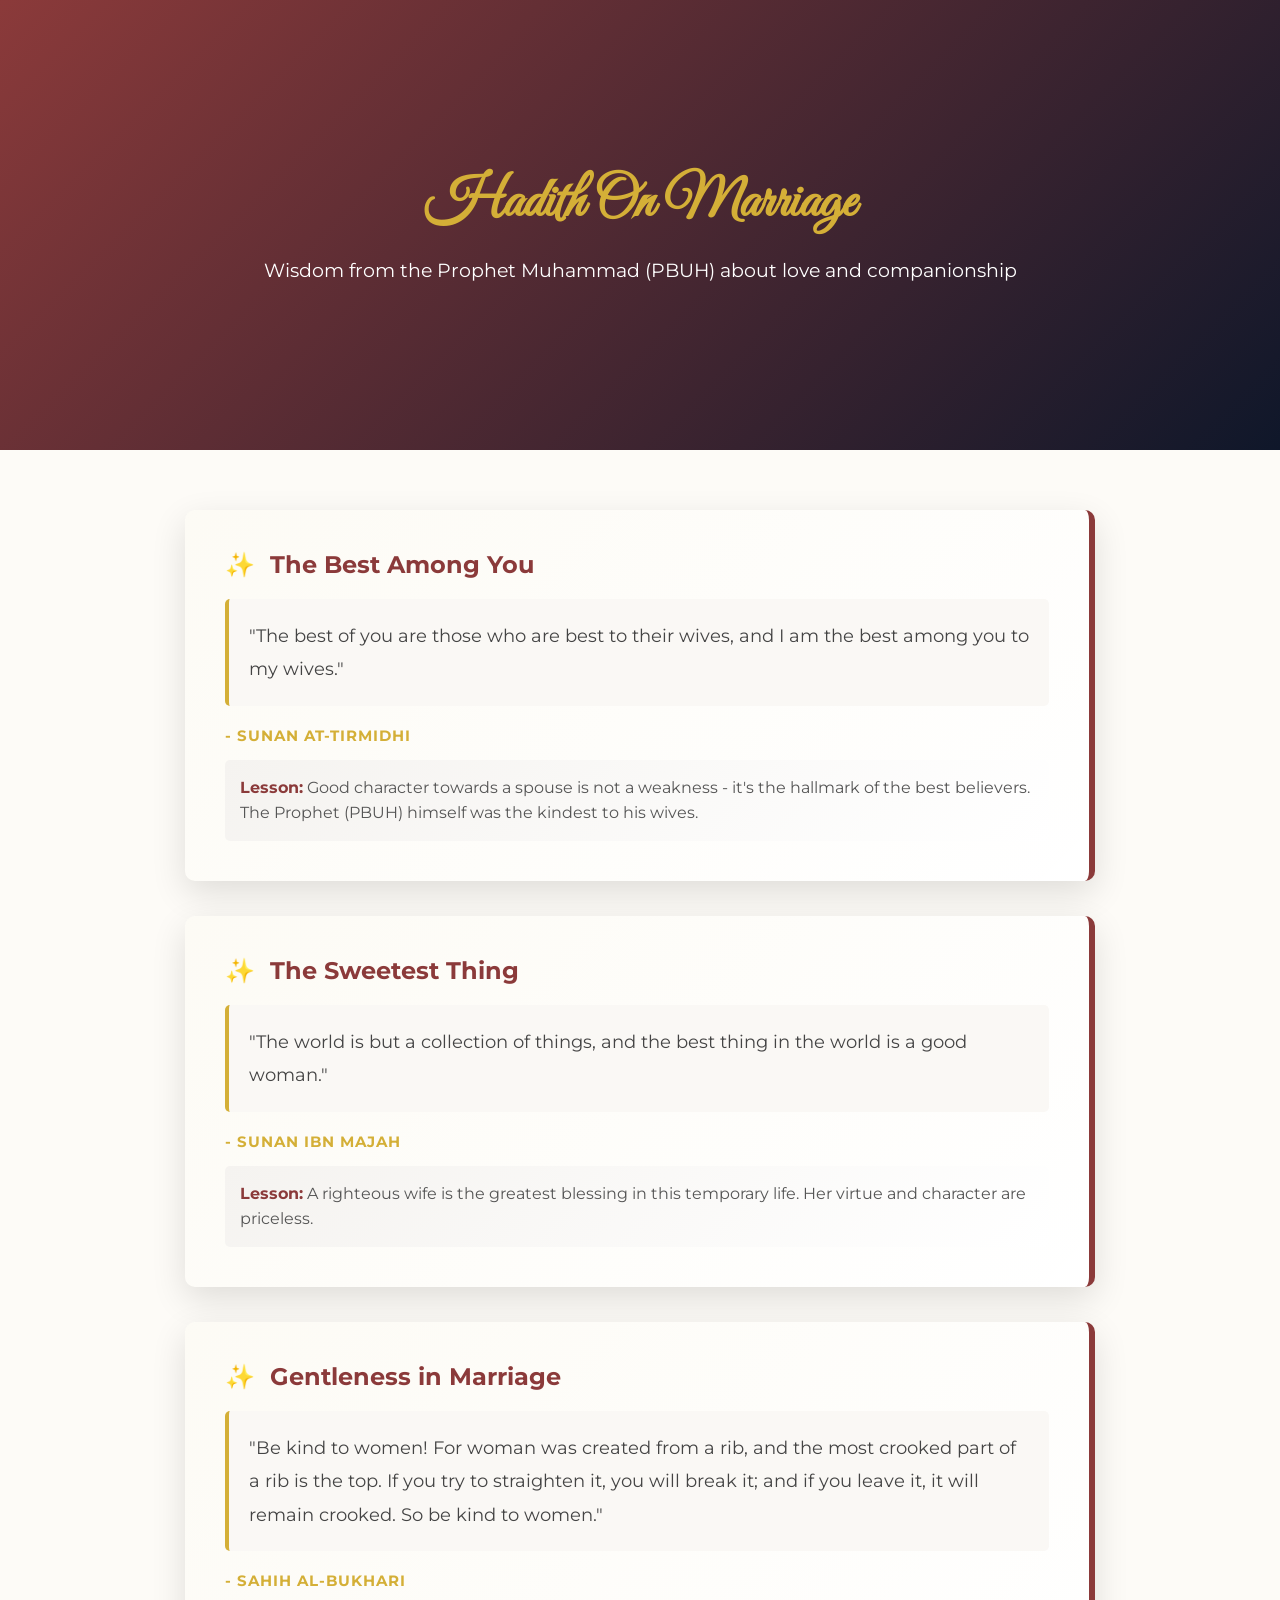
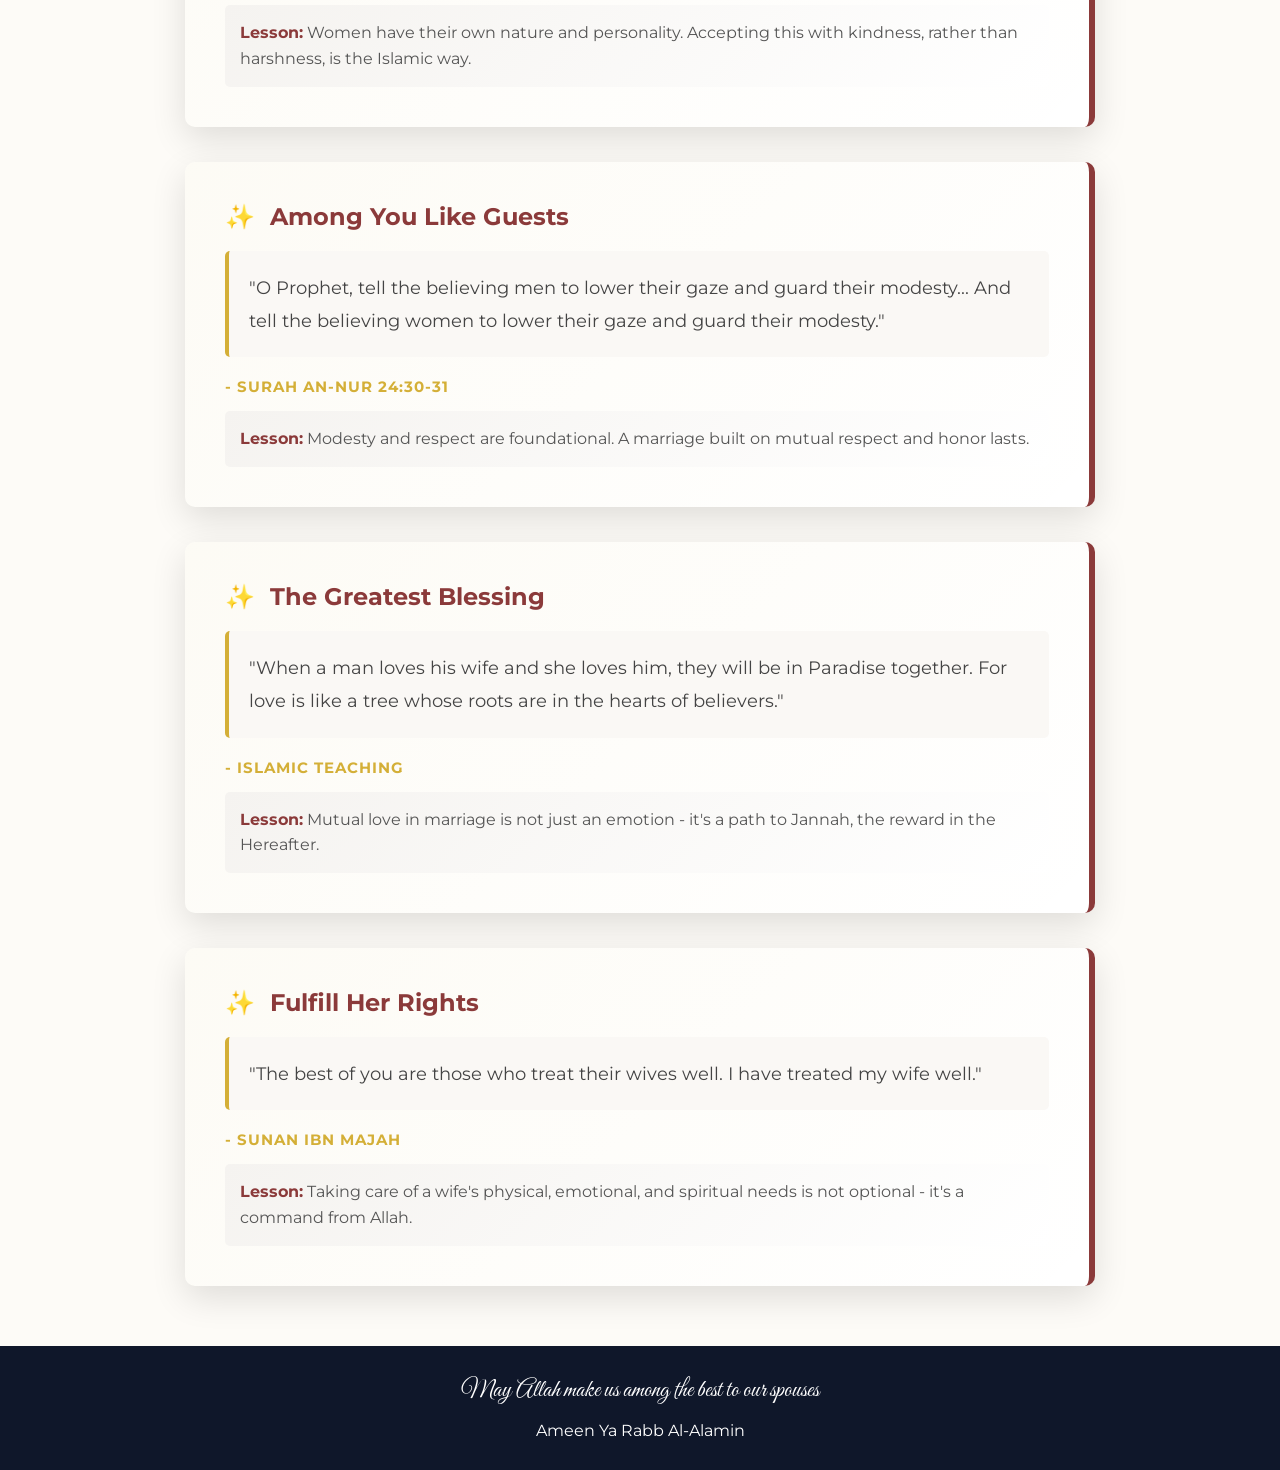
<file: hadith-collection.html>
<!DOCTYPE html>
<html lang="en">
<head>
    <meta charset="UTF-8">
    <meta name="viewport" content="width=device-width, initial-scale=1.0">
    <title>Hadith About Marriage</title>
    <link href="https://fonts.googleapis.com/css2?family=Amiri:ital,wght@0,400;0,700;1,400&family=Montserrat:wght@300;500&family=Great+Vibes&display=swap" rel="stylesheet">
    <link href="https://unpkg.com/aos@2.3.1/dist/aos.css" rel="stylesheet">
    <style>
        * {
            margin: 0;
            padding: 0;
            box-sizing: border-box;
        }

        :root {
            --gold: #D4AF37;
            --dark-blue: #0f172a;
            --cream: #fdfbf7;
            --burgundy: #8b3a3a;
        }

        body {
            font-family: 'Montserrat', sans-serif;
            background-color: var(--cream);
            overflow-x: hidden;
        }

        .hadith-header {
            background: linear-gradient(135deg, var(--burgundy) 0%, var(--dark-blue) 100%);
            color: white;
            padding: 80px 20px;
            text-align: center;
            min-height: 50vh;
            display: flex;
            flex-direction: column;
            justify-content: center;
        }

        .hadith-header h1 {
            font-family: 'Great Vibes', cursive;
            font-size: 3.5rem;
            color: var(--gold);
            margin-bottom: 20px;
        }

        .hadith-container {
            max-width: 950px;
            margin: 60px auto;
            padding: 0 20px;
        }

        .hadith-card {
            background: white;
            padding: 40px;
            margin: 35px 0;
            border-radius: 10px;
            box-shadow: 0 12px 35px rgba(0,0,0,0.12);
            border-right: 6px solid var(--burgundy);
            position: relative;
            overflow: hidden;
        }

        .hadith-card::before {
            content: '';
            position: absolute;
            top: 0;
            left: 0;
            width: 100%;
            height: 100%;
            background: linear-gradient(135deg, rgba(212,175,55,0.05) 0%, transparent 100%);
            pointer-events: none;
        }

        .hadith-content {
            position: relative;
            z-index: 1;
        }

        .hadith-title {
            color: var(--burgundy);
            font-size: 1.5rem;
            font-weight: bold;
            margin-bottom: 15px;
            display: flex;
            align-items: center;
        }

        .hadith-title::before {
            content: '✨';
            margin-right: 15px;
        }

        .hadith-text {
            font-size: 1.1rem;
            line-height: 1.9;
            color: #444;
            margin: 20px 0;
            padding: 20px;
            background: #faf8f5;
            border-left: 4px solid var(--gold);
            border-radius: 5px;
        }

        .hadith-reference {
            color: var(--gold);
            font-size: 0.95rem;
            font-weight: bold;
            text-transform: uppercase;
            letter-spacing: 1px;
        }

        .lesson {
            background: linear-gradient(135deg, #f5f3f0 0%, #fff 100%);
            padding: 15px;
            border-radius: 5px;
            margin-top: 15px;
            color: #555;
            font-size: 1rem;
            line-height: 1.6;
        }

        .lesson strong {
            color: var(--burgundy);
        }

        footer {
            background: var(--dark-blue);
            color: white;
            text-align: center;
            padding: 30px;
            margin-top: 60px;
        }

        @media (max-width: 768px) {
            .hadith-header h1 {
                font-size: 2.5rem;
            }

            .hadith-card {
                padding: 25px;
            }
        }
    </style>
</head>
<body>

    <div class="hadith-header" data-aos="fade-down">
        <h1>Hadith On Marriage</h1>
        <p style="font-size: 1.2rem;">Wisdom from the Prophet Muhammad (PBUH) about love and companionship</p>
    </div>

    <div class="hadith-container">

        <div class="hadith-card" data-aos="fade-up" data-aos-delay="100">
            <div class="hadith-content">
                <p class="hadith-title">The Best Among You</p>
                <p class="hadith-text">"The best of you are those who are best to their wives, and I am the best among you to my wives."</p>
                <p class="hadith-reference">- Sunan At-Tirmidhi</p>
                <div class="lesson"><strong>Lesson:</strong> Good character towards a spouse is not a weakness - it's the hallmark of the best believers. The Prophet (PBUH) himself was the kindest to his wives.</div>
            </div>
        </div>

        <div class="hadith-card" data-aos="fade-up" data-aos-delay="200">
            <div class="hadith-content">
                <p class="hadith-title">The Sweetest Thing</p>
                <p class="hadith-text">"The world is but a collection of things, and the best thing in the world is a good woman."</p>
                <p class="hadith-reference">- Sunan Ibn Majah</p>
                <div class="lesson"><strong>Lesson:</strong> A righteous wife is the greatest blessing in this temporary life. Her virtue and character are priceless.</div>
            </div>
        </div>

        <div class="hadith-card" data-aos="fade-up" data-aos-delay="300">
            <div class="hadith-content">
                <p class="hadith-title">Gentleness in Marriage</p>
                <p class="hadith-text">"Be kind to women! For woman was created from a rib, and the most crooked part of a rib is the top. If you try to straighten it, you will break it; and if you leave it, it will remain crooked. So be kind to women."</p>
                <p class="hadith-reference">- Sahih Al-Bukhari</p>
                <div class="lesson"><strong>Lesson:</strong> Women have their own nature and personality. Accepting this with kindness, rather than harshness, is the Islamic way.</div>
            </div>
        </div>

        <div class="hadith-card" data-aos="fade-up" data-aos-delay="400">
            <div class="hadith-content">
                <p class="hadith-title">Among You Like Guests</p>
                <p class="hadith-text">"O Prophet, tell the believing men to lower their gaze and guard their modesty... And tell the believing women to lower their gaze and guard their modesty."</p>
                <p class="hadith-reference">- Surah An-Nur 24:30-31</p>
                <div class="lesson"><strong>Lesson:</strong> Modesty and respect are foundational. A marriage built on mutual respect and honor lasts.</div>
            </div>
        </div>

        <div class="hadith-card" data-aos="fade-up" data-aos-delay="500">
            <div class="hadith-content">
                <p class="hadith-title">The Greatest Blessing</p>
                <p class="hadith-text">"When a man loves his wife and she loves him, they will be in Paradise together. For love is like a tree whose roots are in the hearts of believers."</p>
                <p class="hadith-reference">- Islamic Teaching</p>
                <div class="lesson"><strong>Lesson:</strong> Mutual love in marriage is not just an emotion - it's a path to Jannah, the reward in the Hereafter.</div>
            </div>
        </div>

        <div class="hadith-card" data-aos="fade-up" data-aos-delay="600">
            <div class="hadith-content">
                <p class="hadith-title">Fulfill Her Rights</p>
                <p class="hadith-text">"The best of you are those who treat their wives well. I have treated my wife well."</p>
                <p class="hadith-reference">- Sunan Ibn Majah</p>
                <div class="lesson"><strong>Lesson:</strong> Taking care of a wife's physical, emotional, and spiritual needs is not optional - it's a command from Allah.</div>
            </div>
        </div>

    </div>

    <footer>
        <p style="font-family: 'Great Vibes', cursive; font-size: 1.5rem;">May Allah make us among the best to our spouses</p>
        <p style="margin-top: 15px;">Ameen Ya Rabb Al-Alamin</p>
    </footer>

    <script src="https://unpkg.com/aos@2.3.1/dist/aos.js"></script>
    <script>
        AOS.init({ duration: 1200, once: true });
    </script>

</body>
</html>
</file>
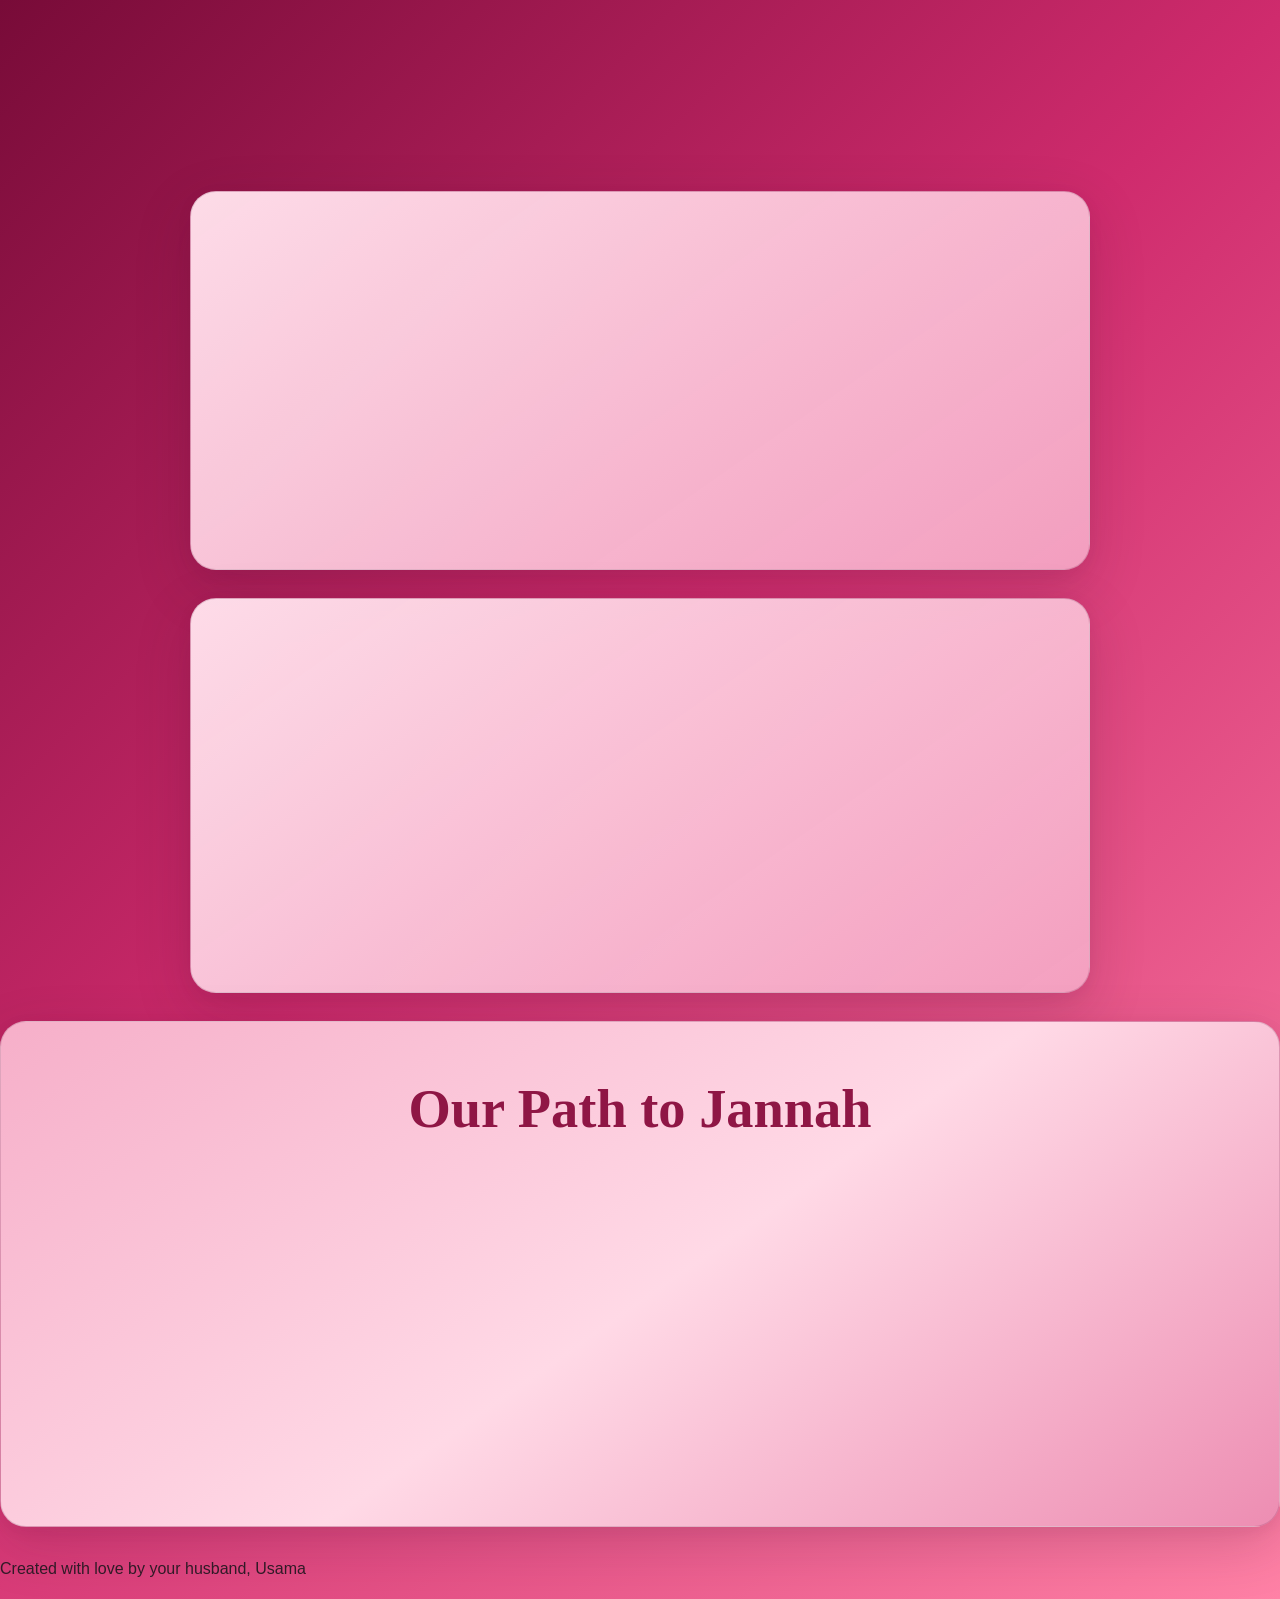
<file: index-original.html>
<!DOCTYPE html>
<html lang="en">
<head>
    <meta charset="UTF-8">
    <meta name="viewport" content="width=device-width, initial-scale=1.0">
    <title>For My Better Half</title>
    <!-- Google Fonts for Calligraphy and Modern Text -->
    <link href="https://fonts.googleapis.com/css2?family=Amiri:ital,wght@0,400;0,700;1,400&family=Montserrat:wght@300;500&family=Great+Vibes&display=swap" rel="stylesheet">
    <!-- Animation Library -->
    <link href="https://unpkg.com/aos@2.3.1/dist/aos.css" rel="stylesheet">
    <link rel="stylesheet" href="style.css">
</head>
<body>

    <!-- SECTION 1: HERO - The Basmalah -->
    <header class="hero">
        <div class="overlay"></div>
        <div class="content" data-aos="fade-up">
            <h1 class="bismillah">بِسْمِ اللهِ الرَّحْمٰنِ الرَّحِيْمِ</h1>
            <p class="subtitle">In the name of Allah, the Most Gracious, the Most Merciful</p>
            <h2 class="title">My Journey to You Begins</h2>
            <p class="date">January 2026</p>
        </div>
    </header>

    <!-- SECTION 2: THE DIVINE PROMISE (Quran Verse) -->
    <section class="verse-section">
        <div class="container" data-aos="zoom-in">
            <div class="ornament">⚜</div>
            <p class="arabic-verse">"وَمِنْ آيَاتِهِ أَنْ خَلَقَ لَكُم مِّنْ أَنفُسِكُمْ أَزْوَاجًا لِّتَسْكُنُوا إِلَيْهَا"</p>
            <p class="translation">"And of His signs is that He created for you from yourselves mates that you may find <strong>tranquility</strong> in them..."</p>
            <p class="reference">- Surah Ar-Rum 30:21</p>
        </div>
    </section>

    <!-- SECTION 3: HEARTFELT MESSAGE -->
    <section class="message-section">
        <div class="container" data-aos="fade-right">
            <h2>To My Beloved Wife, Aiman</h2>
            <p>
                As we approach our Nikkah, I want you to know that you are not just my choice, but my answered Dua. 
                I pray that I can be the garment that protects you, just as Allah described us for each other.
            </p>
            <p>
                I promise to honor you, to respect you, and to walk with you towards Jannah. 
                You are the blessing I waited for, and I thank Allah every day for bringing you into my life.
            </p>
        </div>
    </section>

    <!-- SECTION 4: OUR FUTURE (Islamic Goals) -->
    <section class="future-section">
        <div class="container">
            <h2>Our Path to Jannah</h2>
            <div class="cards">
                <div class="card" data-aos="flip-left">
                    <div class="icon">🕌</div>
                    <h3>Faith First</h3>
                    <p>We will wake each other up for Fajr and keep our home filled with the remembrance of Allah.</p>
                </div>
                <div class="card" data-aos="flip-up">
                    <div class="icon">✈️</div>
                    <h3>Adventure</h3>
                    <p>From Umrah to exploring the world, I want to see Allah's creation with you by my side.</p>
                </div>
                <div class="card" data-aos="flip-right">
                    <div class="icon">❤️</div>
                    <h3>Mercy</h3>
                    <p>To always forgive quickly and love deeply, following the Sunnah of our Prophet (PBUH).</p>
                </div>
            </div>
        </div>
    </section>

    <footer>
        <p>Created with love by your husband, Usama</p>
    </footer>

    <script src="https://unpkg.com/aos@2.3.1/dist/aos.js"></script>
    <script src="script.js"></script>
</body>
</html>
</file>
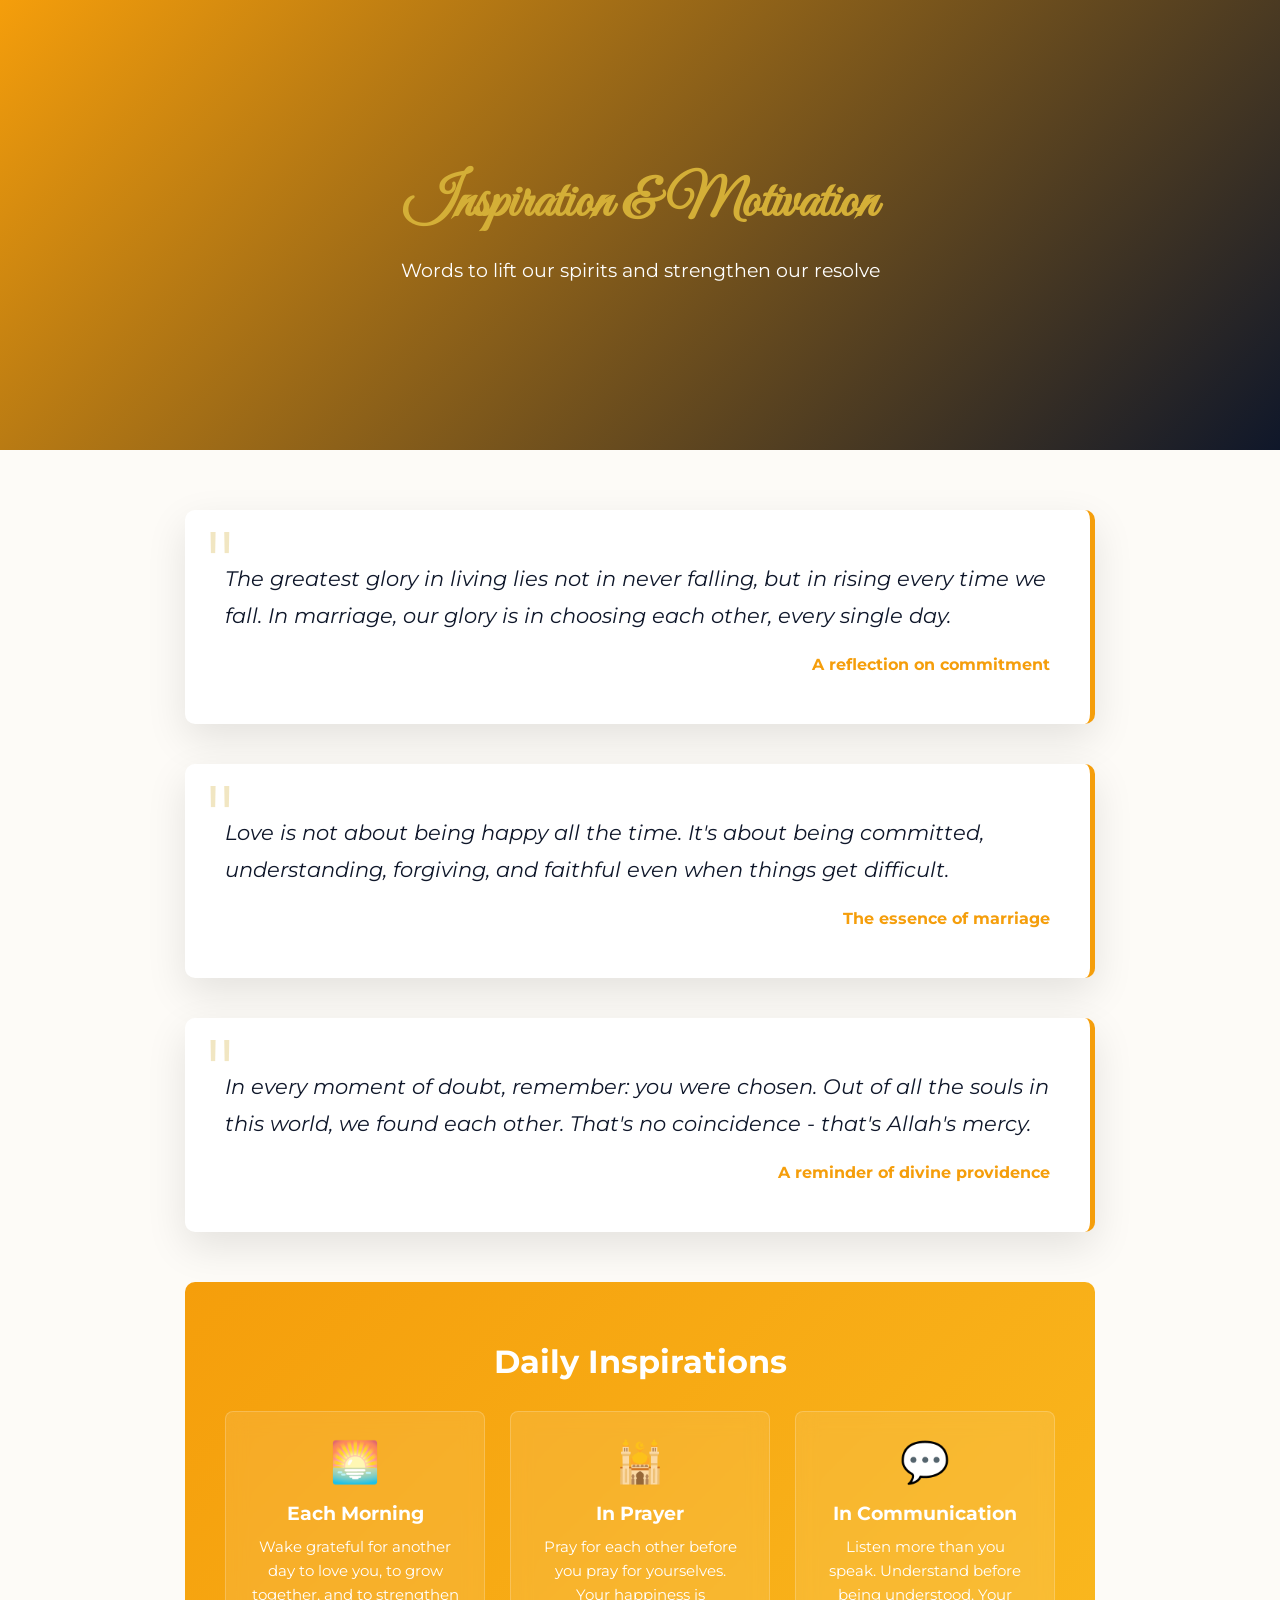
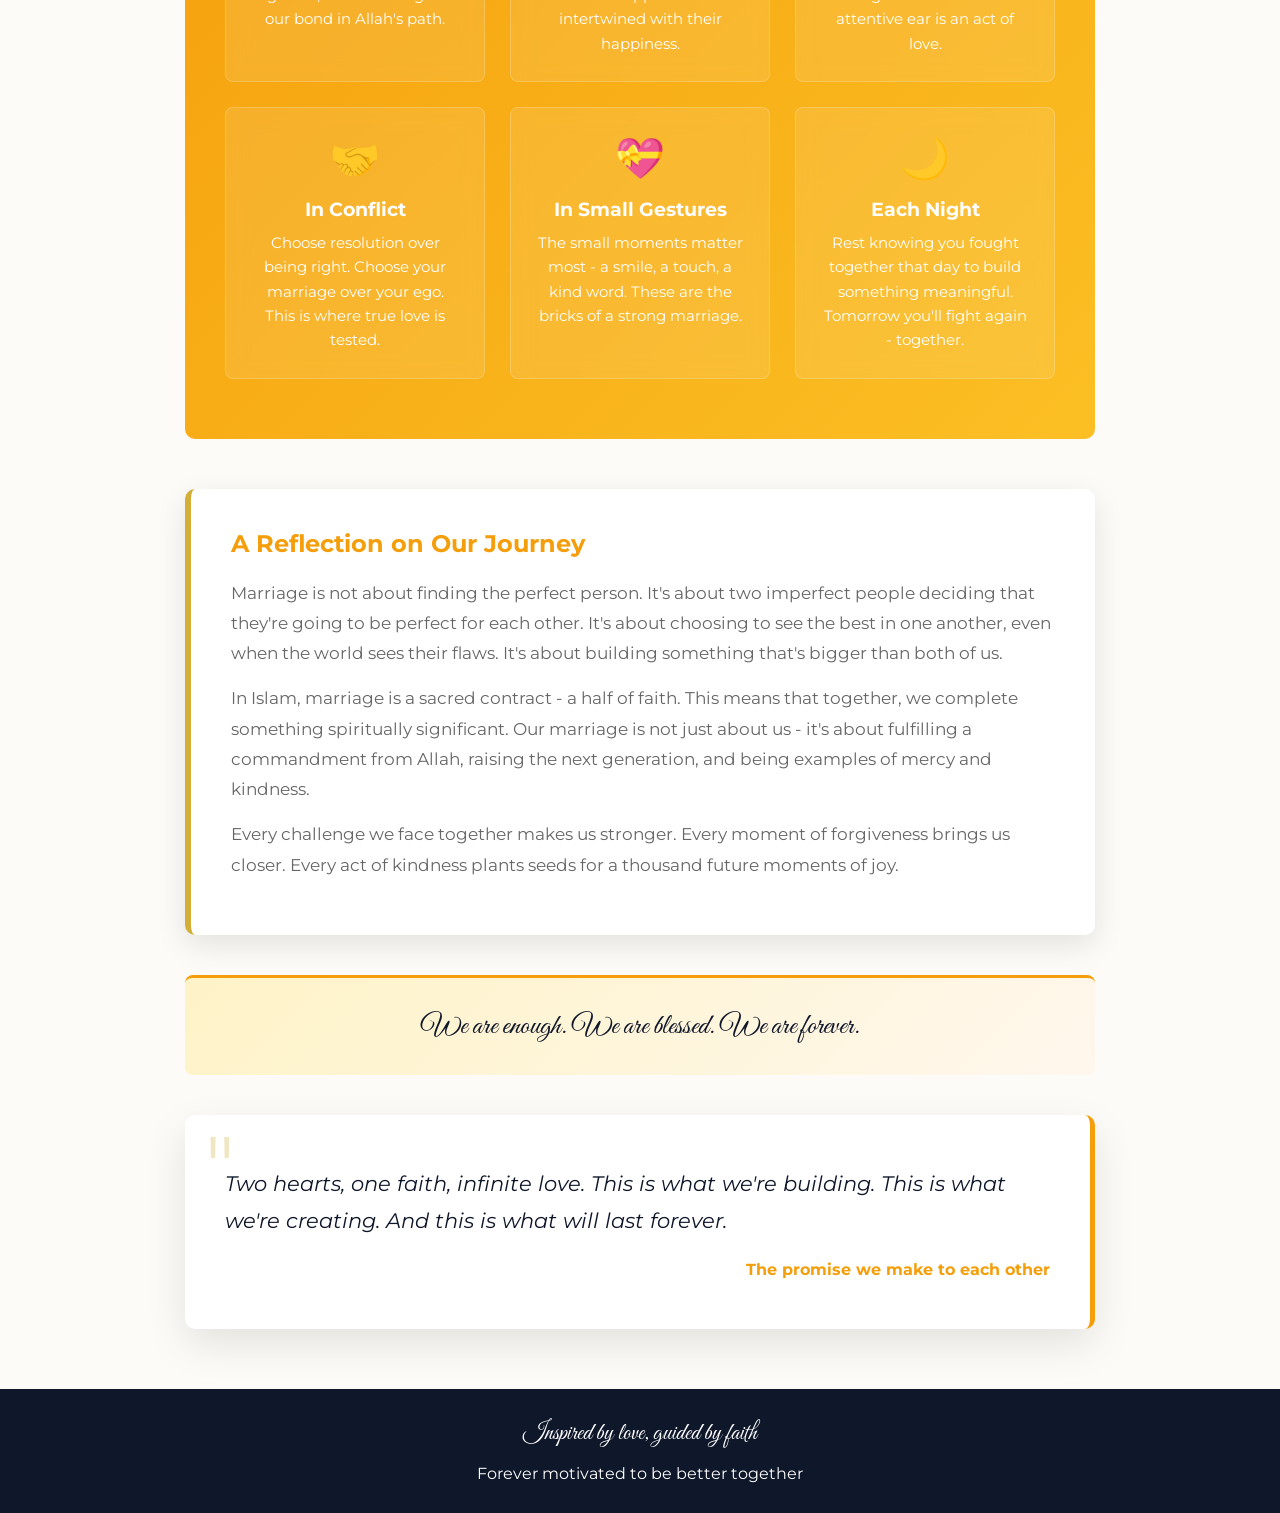
<file: inspirations.html>
<!DOCTYPE html>
<html lang="en">
<head>
    <meta charset="UTF-8">
    <meta name="viewport" content="width=device-width, initial-scale=1.0">
    <title>Inspiration & Motivation</title>
    <link href="https://fonts.googleapis.com/css2?family=Amiri:ital,wght@0,400;0,700;1,400&family=Montserrat:wght@300;500&family=Great+Vibes&display=swap" rel="stylesheet">
    <link href="https://unpkg.com/aos@2.3.1/dist/aos.css" rel="stylesheet">
    <style>
        * {
            margin: 0;
            padding: 0;
            box-sizing: border-box;
        }

        :root {
            --gold: #D4AF37;
            --dark-blue: #0f172a;
            --cream: #fdfbf7;
            --amber: #f59e0b;
        }

        body {
            font-family: 'Montserrat', sans-serif;
            background-color: var(--cream);
            overflow-x: hidden;
        }

        .inspiration-hero {
            background: linear-gradient(135deg, var(--amber) 0%, var(--dark-blue) 100%);
            color: white;
            padding: 80px 20px;
            text-align: center;
            min-height: 50vh;
            display: flex;
            flex-direction: column;
            justify-content: center;
        }

        .inspiration-hero h1 {
            font-family: 'Great Vibes', cursive;
            font-size: 3.5rem;
            color: var(--gold);
            margin-bottom: 20px;
        }

        .inspiration-container {
            max-width: 950px;
            margin: 60px auto;
            padding: 0 20px;
        }

        .quote-card {
            background: white;
            padding: 50px 40px;
            margin: 40px 0;
            border-radius: 10px;
            box-shadow: 0 15px 40px rgba(0,0,0,0.1);
            border-right: 5px solid var(--amber);
            position: relative;
            transition: all 0.3s ease;
        }

        .quote-card:hover {
            transform: scale(1.02);
            box-shadow: 0 20px 50px rgba(245,158,11,0.2);
        }

        .quote-card::before {
            content: '"';
            position: absolute;
            top: 10px;
            left: 20px;
            font-size: 5rem;
            color: var(--gold);
            opacity: 0.3;
            line-height: 1;
        }

        .quote-content {
            position: relative;
            z-index: 1;
        }

        .quote-text {
            font-size: 1.3rem;
            color: var(--dark-blue);
            font-style: italic;
            line-height: 1.8;
            margin-bottom: 20px;
        }

        .quote-author {
            color: var(--amber);
            font-weight: bold;
            text-align: right;
            font-size: 1rem;
        }

        .inspiration-section {
            background: linear-gradient(135deg, var(--amber) 0%, #fbbf24 100%);
            color: white;
            padding: 60px 40px;
            border-radius: 10px;
            margin: 50px 0;
            text-align: center;
        }

        .inspiration-section h2 {
            font-size: 2rem;
            margin-bottom: 25px;
        }

        .inspiration-grid {
            display: grid;
            grid-template-columns: repeat(auto-fit, minmax(250px, 1fr));
            gap: 25px;
            margin-top: 30px;
        }

        .inspiration-item {
            background: rgba(255,255,255,0.1);
            padding: 25px;
            border-radius: 8px;
            backdrop-filter: blur(10px);
            border: 1px solid rgba(255,255,255,0.2);
            transition: all 0.3s ease;
        }

        .inspiration-item:hover {
            background: rgba(255,255,255,0.2);
            transform: translateY(-5px);
        }

        .inspiration-icon {
            font-size: 2.5rem;
            margin-bottom: 15px;
        }

        .inspiration-item h3 {
            font-size: 1.2rem;
            margin-bottom: 10px;
            color: white;
        }

        .inspiration-item p {
            font-size: 0.95rem;
            line-height: 1.6;
        }

        .reflection-box {
            background: white;
            padding: 40px;
            border-radius: 10px;
            margin: 40px 0;
            border-left: 6px solid var(--gold);
            box-shadow: 0 10px 30px rgba(0,0,0,0.1);
        }

        .reflection-box h3 {
            color: var(--amber);
            font-size: 1.5rem;
            margin-bottom: 20px;
        }

        .reflection-box p {
            color: #666;
            line-height: 1.8;
            font-size: 1.05rem;
            margin-bottom: 15px;
        }

        .affirmation {
            background: linear-gradient(135deg, #fef3c7 0%, #fff7ed 100%);
            padding: 30px;
            border-radius: 8px;
            text-align: center;
            margin: 20px 0;
            border-top: 3px solid var(--amber);
        }

        .affirmation-text {
            font-family: 'Great Vibes', cursive;
            font-size: 1.8rem;
            color: var(--dark-blue);
        }

        footer {
            background: var(--dark-blue);
            color: white;
            text-align: center;
            padding: 30px;
            margin-top: 60px;
        }

        @media (max-width: 768px) {
            .inspiration-hero h1 {
                font-size: 2.5rem;
            }

            .quote-card {
                padding: 30px 25px;
            }

            .inspiration-section {
                padding: 40px 20px;
            }

            .reflection-box {
                padding: 25px;
            }

            .affirmation-text {
                font-size: 1.4rem;
            }
        }
    </style>
</head>
<body>

    <div class="inspiration-hero" data-aos="fade-down">
        <h1>Inspiration & Motivation</h1>
        <p style="font-size: 1.2rem;">Words to lift our spirits and strengthen our resolve</p>
    </div>

    <div class="inspiration-container">

        <div class="quote-card" data-aos="fade-up" data-aos-delay="100">
            <div class="quote-content">
                <p class="quote-text">The greatest glory in living lies not in never falling, but in rising every time we fall. In marriage, our glory is in choosing each other, every single day.</p>
                <p class="quote-author">A reflection on commitment</p>
            </div>
        </div>

        <div class="quote-card" data-aos="fade-up" data-aos-delay="200">
            <div class="quote-content">
                <p class="quote-text">Love is not about being happy all the time. It's about being committed, understanding, forgiving, and faithful even when things get difficult.</p>
                <p class="quote-author">The essence of marriage</p>
            </div>
        </div>

        <div class="quote-card" data-aos="fade-up" data-aos-delay="300">
            <div class="quote-content">
                <p class="quote-text">In every moment of doubt, remember: you were chosen. Out of all the souls in this world, we found each other. That's no coincidence - that's Allah's mercy.</p>
                <p class="quote-author">A reminder of divine providence</p>
            </div>
        </div>

        <div class="inspiration-section" data-aos="fade-up">
            <h2>Daily Inspirations</h2>
            <div class="inspiration-grid">
                <div class="inspiration-item" data-aos="zoom-in" data-aos-delay="100">
                    <div class="inspiration-icon">🌅</div>
                    <h3>Each Morning</h3>
                    <p>Wake grateful for another day to love you, to grow together, and to strengthen our bond in Allah's path.</p>
                </div>

                <div class="inspiration-item" data-aos="zoom-in" data-aos-delay="200">
                    <div class="inspiration-icon">🕌</div>
                    <h3>In Prayer</h3>
                    <p>Pray for each other before you pray for yourselves. Your happiness is intertwined with their happiness.</p>
                </div>

                <div class="inspiration-item" data-aos="zoom-in" data-aos-delay="300">
                    <div class="inspiration-icon">💬</div>
                    <h3>In Communication</h3>
                    <p>Listen more than you speak. Understand before being understood. Your attentive ear is an act of love.</p>
                </div>

                <div class="inspiration-item" data-aos="zoom-in" data-aos-delay="400">
                    <div class="inspiration-icon">🤝</div>
                    <h3>In Conflict</h3>
                    <p>Choose resolution over being right. Choose your marriage over your ego. This is where true love is tested.</p>
                </div>

                <div class="inspiration-item" data-aos="zoom-in" data-aos-delay="500">
                    <div class="inspiration-icon">💝</div>
                    <h3>In Small Gestures</h3>
                    <p>The small moments matter most - a smile, a touch, a kind word. These are the bricks of a strong marriage.</p>
                </div>

                <div class="inspiration-item" data-aos="zoom-in" data-aos-delay="600">
                    <div class="inspiration-icon">🌙</div>
                    <h3>Each Night</h3>
                    <p>Rest knowing you fought together that day to build something meaningful. Tomorrow you'll fight again - together.</p>
                </div>
            </div>
        </div>

        <div class="reflection-box" data-aos="fade-up">
            <h3>A Reflection on Our Journey</h3>
            <p>
                Marriage is not about finding the perfect person. It's about two imperfect people deciding that they're going to be perfect for each other. 
                It's about choosing to see the best in one another, even when the world sees their flaws. It's about building something that's bigger than both of us.
            </p>
            <p>
                In Islam, marriage is a sacred contract - a half of faith. This means that together, we complete something spiritually significant. 
                Our marriage is not just about us - it's about fulfilling a commandment from Allah, raising the next generation, and being examples of mercy and kindness.
            </p>
            <p>
                Every challenge we face together makes us stronger. Every moment of forgiveness brings us closer. Every act of kindness plants seeds for a thousand future moments of joy.
            </p>
        </div>

        <div class="affirmation" data-aos="zoom-in">
            <p class="affirmation-text">We are enough. We are blessed. We are forever.</p>
        </div>

        <div class="quote-card" data-aos="fade-up" data-aos-delay="100">
            <div class="quote-content">
                <p class="quote-text">Two hearts, one faith, infinite love. This is what we're building. This is what we're creating. And this is what will last forever.</p>
                <p class="quote-author">The promise we make to each other</p>
            </div>
        </div>

    </div>

    <footer>
        <p style="font-family: 'Great Vibes', cursive; font-size: 1.5rem;">Inspired by love, guided by faith</p>
        <p style="margin-top: 15px;">Forever motivated to be better together</p>
    </footer>

    <script src="https://unpkg.com/aos@2.3.1/dist/aos.js"></script>
    <script>
        AOS.init({ duration: 1200, once: true });
    </script>

</body>
</html>
</file>
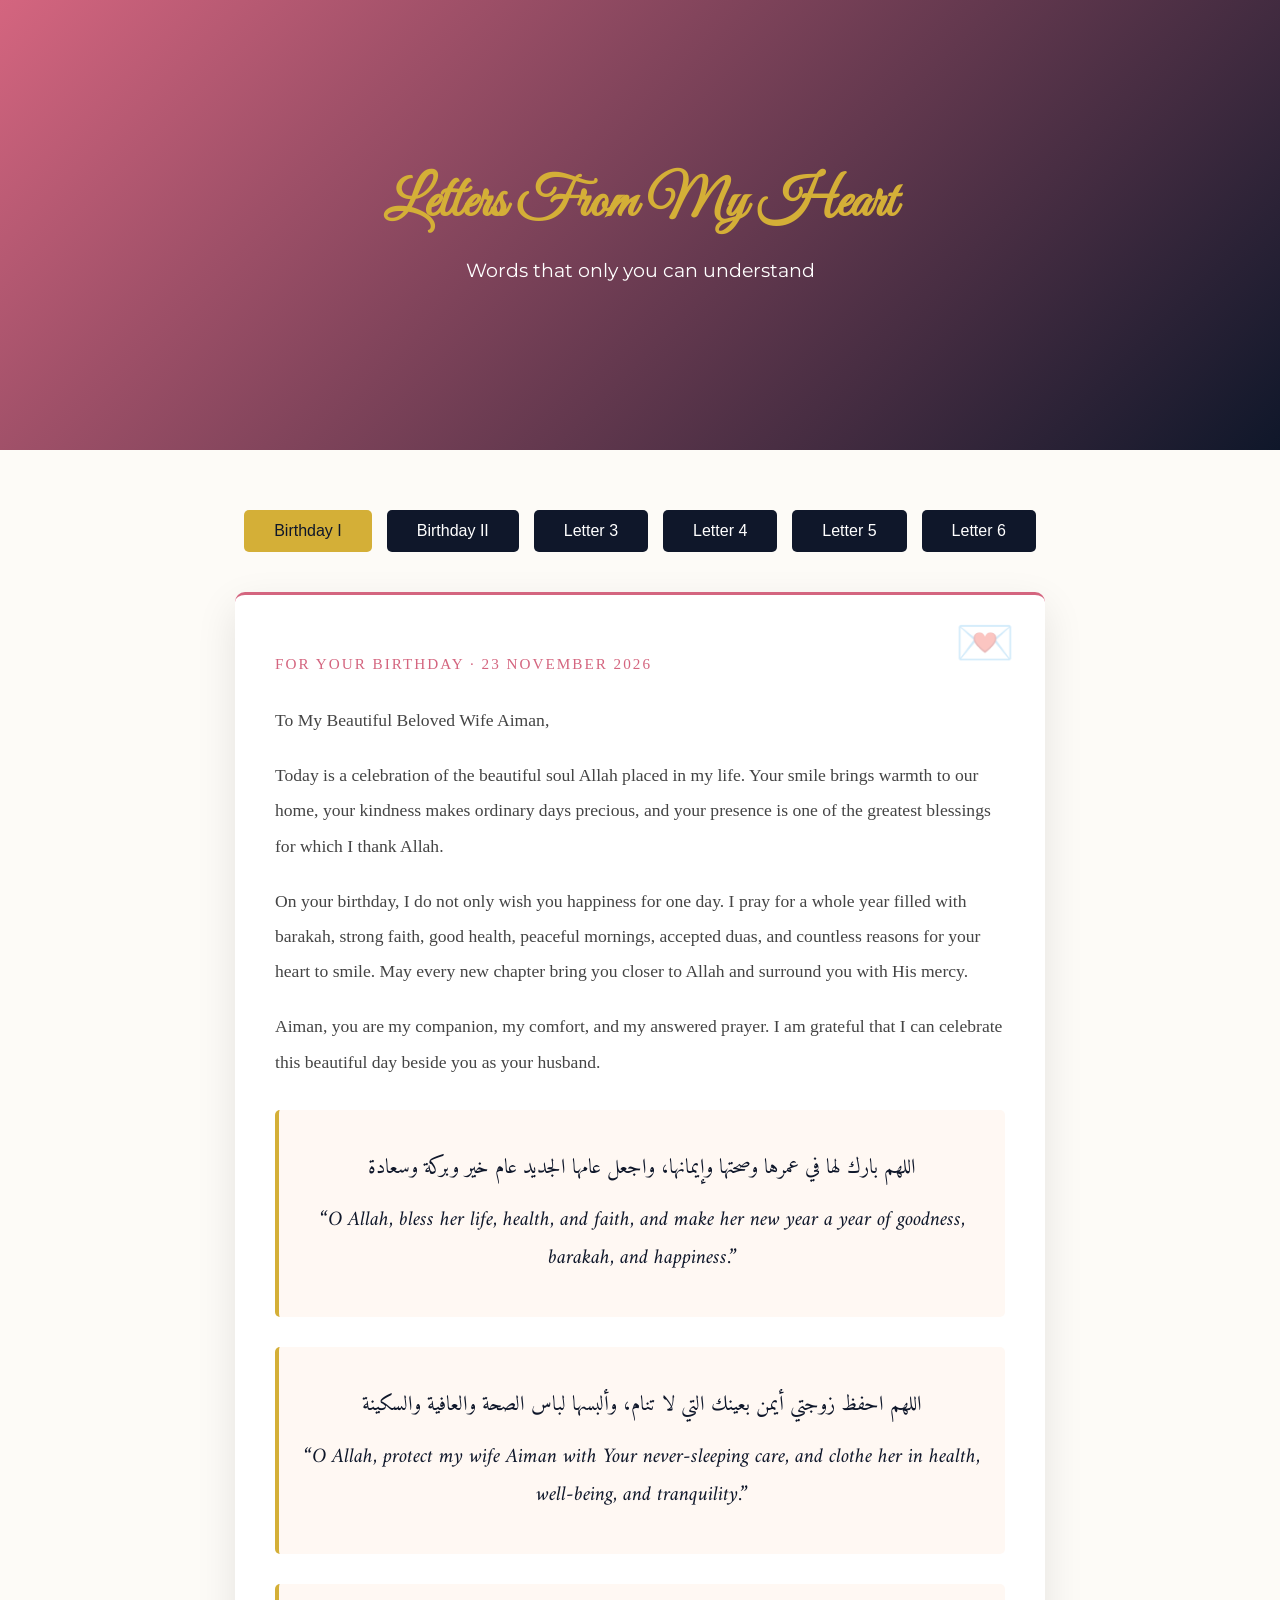
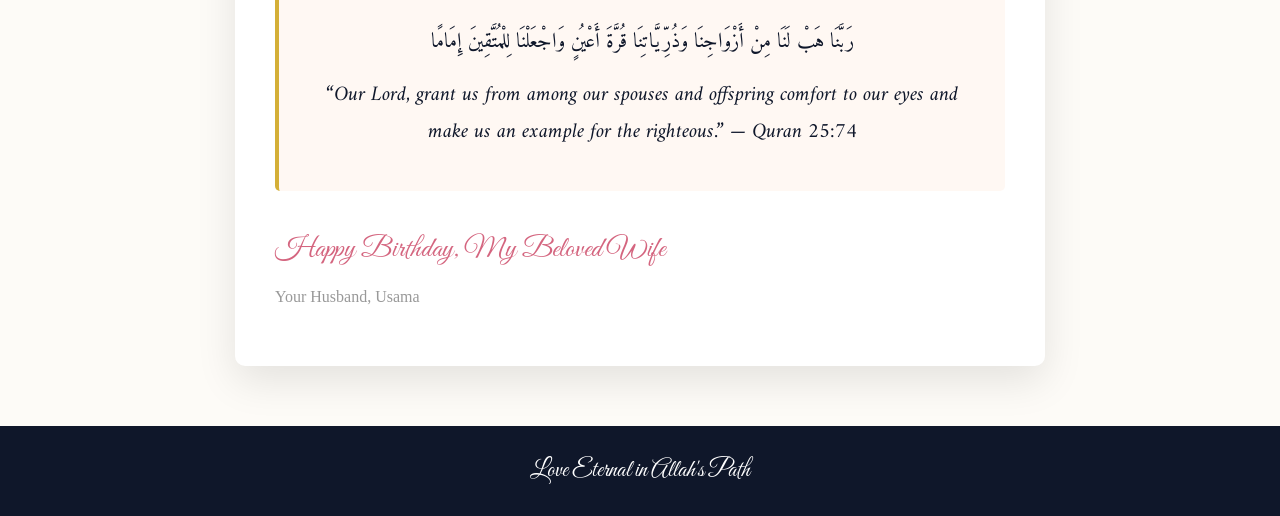
<file: love-letters.html>
<!DOCTYPE html>
<html lang="en">
<head>
    <meta charset="UTF-8">
    <meta name="viewport" content="width=device-width, initial-scale=1.0">
    <title>Love Letters</title>
    <link href="https://fonts.googleapis.com/css2?family=Amiri:ital,wght@0,400;0,700;1,400&family=Montserrat:wght@300;500&family=Great+Vibes&display=swap" rel="stylesheet">
    <link href="https://unpkg.com/aos@2.3.1/dist/aos.css" rel="stylesheet">
    <style>
        * {
            margin: 0;
            padding: 0;
            box-sizing: border-box;
        }

        :root {
            --gold: #D4AF37;
            --dark-blue: #0f172a;
            --cream: #fdfbf7;
            --pink: #d4657f;
        }

        body {
            font-family: 'Montserrat', sans-serif;
            background-color: var(--cream);
            overflow-x: hidden;
        }

        .letters-hero {
            background: linear-gradient(135deg, var(--pink) 0%, var(--dark-blue) 100%);
            color: white;
            padding: 80px 20px;
            text-align: center;
            min-height: 50vh;
            display: flex;
            flex-direction: column;
            justify-content: center;
        }

        .letters-hero h1 {
            font-family: 'Great Vibes', cursive;
            font-size: 3.5rem;
            color: var(--gold);
            margin-bottom: 20px;
        }

        .letters-container {
            max-width: 850px;
            margin: 60px auto;
            padding: 0 20px;
        }

        .letter {
            background: white;
            padding: 60px 40px;
            margin: 40px 0;
            border-radius: 10px;
            box-shadow: 0 15px 40px rgba(0,0,0,0.1);
            position: relative;
            font-family: 'Georgia', serif;
            border-top: 3px solid var(--pink);
        }

        .letter::before {
            content: '💌';
            position: absolute;
            top: 20px;
            right: 30px;
            font-size: 3rem;
            opacity: 0.3;
        }

        .letter-date {
            color: var(--pink);
            font-size: 0.95rem;
            text-transform: uppercase;
            letter-spacing: 2px;
            margin-bottom: 30px;
        }

        .letter-content {
            font-size: 1.1rem;
            line-height: 2;
            color: #444;
            margin: 20px 0;
        }

        .letter-closing {
            margin-top: 40px;
            font-family: 'Great Vibes', cursive;
            font-size: 1.8rem;
            color: var(--pink);
        }

        .letter-signature {
            margin-top: 20px;
            font-size: 1rem;
            color: #999;
        }

        .dua-box {
            background: #fff8f3;
            border-left: 4px solid var(--gold);
            padding: 25px;
            margin: 30px 0;
            border-radius: 5px;
        }

        .dua-box p {
            font-family: 'Amiri', serif;
            font-size: 1.3rem;
            color: var(--dark-blue);
            text-align: center;
            margin: 15px 0;
            line-height: 1.8;
        }

        .dua-translation {
            font-size: 1rem;
            color: #555;
            margin-top: 15px;
            font-style: italic;
        }

        .tab-buttons {
            display: flex;
            justify-content: center;
            gap: 15px;
            margin: 40px 0;
            flex-wrap: wrap;
        }

        .tab-btn {
            padding: 12px 30px;
            background: var(--dark-blue);
            color: white;
            border: none;
            border-radius: 5px;
            cursor: pointer;
            font-size: 1rem;
            transition: all 0.3s ease;
        }

        .tab-btn:hover {
            background: var(--pink);
            transform: translateY(-2px);
        }

        .tab-btn.active {
            background: var(--gold);
            color: var(--dark-blue);
        }

        .tab-content {
            display: none;
        }

        .tab-content.active {
            display: block;
        }

        footer {
            background: var(--dark-blue);
            color: white;
            text-align: center;
            padding: 30px;
            margin-top: 60px;
        }

        @media (max-width: 768px) {
            .letters-hero h1 {
                font-size: 2.5rem;
            }

            .letter {
                padding: 30px 20px;
            }

            .tab-buttons {
                gap: 10px;
            }

            .tab-btn {
                padding: 10px 20px;
                font-size: 0.9rem;
            }
        }
    </style>
</head>
<body>

    <div class="letters-hero" data-aos="fade-down">
        <h1>Letters From My Heart</h1>
        <p style="font-size: 1.2rem;">Words that only you can understand</p>
    </div>

    <div class="letters-container">

        <div class="tab-buttons">
            <button class="tab-btn active" onclick="switchTab('letter1')">Birthday I</button>
            <button class="tab-btn" onclick="switchTab('letter2')">Birthday II</button>
            <button class="tab-btn" onclick="switchTab('letter3')">Letter 3</button>
            <button class="tab-btn" onclick="switchTab('letter4')">Letter 4</button>
            <button class="tab-btn" onclick="switchTab('letter5')">Letter 5</button>
            <button class="tab-btn" onclick="switchTab('letter6')">Letter 6</button>
        </div>

        <!-- Birthday Letter 1 -->
        <div id="letter1" class="tab-content active" data-aos="fade-up">
            <div class="letter birthday-letter">
                <p class="letter-date">For Your Birthday · 23 November 2026</p>
                <p class="letter-content">
                    To My Beautiful Beloved Wife Aiman,
                </p>
                <p class="letter-content">
                    Today is a celebration of the beautiful soul Allah placed in my life. Your smile brings warmth to our home, your kindness makes ordinary days precious, and your presence is one of the greatest blessings for which I thank Allah.
                </p>
                <p class="letter-content">
                    On your birthday, I do not only wish you happiness for one day. I pray for a whole year filled with barakah, strong faith, good health, peaceful mornings, accepted duas, and countless reasons for your heart to smile. May every new chapter bring you closer to Allah and surround you with His mercy.
                </p>
                <p class="letter-content">
                    Aiman, you are my companion, my comfort, and my answered prayer. I am grateful that I can celebrate this beautiful day beside you as your husband.
                </p>
                <div class="dua-box">
                    <p>اللهم بارك لها في عمرها وصحتها وإيمانها، واجعل عامها الجديد عام خير وبركة وسعادة</p>
                    <p class="dua-translation">“O Allah, bless her life, health, and faith, and make her new year a year of goodness, barakah, and happiness.”</p>
                </div>
                <div class="dua-box">
                    <p>اللهم احفظ زوجتي أيمن بعينك التي لا تنام، وألبسها لباس الصحة والعافية والسكينة</p>
                    <p class="dua-translation">“O Allah, protect my wife Aiman with Your never-sleeping care, and clothe her in health, well-being, and tranquility.”</p>
                </div>
                <div class="dua-box">
                    <p>رَبَّنَا هَبْ لَنَا مِنْ أَزْوَاجِنَا وَذُرِّيَّاتِنَا قُرَّةَ أَعْيُنٍ وَاجْعَلْنَا لِلْمُتَّقِينَ إِمَامًا</p>
                    <p class="dua-translation">“Our Lord, grant us from among our spouses and offspring comfort to our eyes and make us an example for the righteous.” — Quran 25:74</p>
                </div>
                <p class="letter-closing">Happy Birthday, My Beloved Wife</p>
                <p class="letter-signature">Your Husband, Usama</p>
            </div>
        </div>

        <!-- Birthday Letter 2 -->
        <div id="letter2" class="tab-content" data-aos="fade-up">
            <div class="letter birthday-letter">
                <p class="letter-date">Our First Year · A Birthday Promise</p>
                <p class="letter-content">
                    My Dearest Aiman,
                </p>
                <p class="letter-content">
                    This birthday feels even more special because it belongs to our first year together. Every shared prayer, every quiet conversation, every laugh, and every little moment has become part of a story I want to cherish for the rest of my life.
                </p>
                <p class="letter-content">
                    I pray that I always become a source of peace for you, that I protect your heart with gentleness, and that our home remains filled with faith, mercy, respect, and laughter. Through every season, I want to keep choosing you, supporting you, and walking beside you towards Jannah.
                </p>
                <p class="letter-content">
                    May your dreams unfold beautifully, may your worries become lighter, and may Allah place ease in every path you take. Thank you for being Aiman — the woman whose happiness matters so deeply to me.
                </p>
                <div class="dua-box">
                    <p>اللهم زد بيننا مودة ورحمة، وألّف بين قلوبنا، وبارك لنا في أيامنا القادمة</p>
                    <p class="dua-translation">“O Allah, increase love and mercy between us, unite our hearts, and bless all the days ahead of us.”</p>
                </div>
                <div class="dua-box">
                    <p>اللهم اجعل أيامها نورًا وفرحًا، وحقق لها ما تتمنى إن كان فيه خير لها</p>
                    <p class="dua-translation">“O Allah, fill her days with light and joy, and grant her wishes whenever they are good for her.”</p>
                </div>
                <div class="dua-box">
                    <p>اللهم ارزقها قلبًا مطمئنًا، ودعاءً مستجابًا، ورزقًا واسعًا، وحياةً مليئةً برضاك</p>
                    <p class="dua-translation">“O Allah, grant her a peaceful heart, accepted prayers, abundant provision, and a life filled with Your pleasure.”</p>
                </div>
                <div class="dua-box">
                    <p>اللهم اجمعنا في الفردوس الأعلى كما جمعتنا بالمودة والرحمة في الدنيا</p>
                    <p class="dua-translation">“O Allah, reunite us in the highest level of Paradise, just as You united us with love and mercy in this world.”</p>
                </div>
                <p class="letter-closing">With Every Dua and All My Love</p>
                <p class="letter-signature">Forever Yours, Usama</p>
            </div>
        </div>

        <!-- Letter 3 -->
        <div id="letter3" class="tab-content" data-aos="fade-up">
            <div class="letter">
                <p class="letter-date">January 2026</p>
                <p class="letter-content">
                    My Beloved,
                </p>
                <p class="letter-content">
                    As I sit and write these words, my heart races thinking about the day you'll read them. Every moment I'm waiting for you, I find myself smiling without reason - thinking of your laugh, your kindness, your patience.
                </p>
                <p class="letter-content">
                    You are the answer to prayers I made in the silence of the night, when I thought no one was listening. But Allah heard me, and sent you. You are His gift to me, wrapped in mercy and compassion.
                </p>
                <div class="dua-box">
                    <p>اللهم يا مقلب القلوب ثبت قلبي على دينك</p>
                    <p class="dua-translation">"O Allah, O Turner of hearts, make my heart firm upon Your religion"</p>
                </div>
                <p class="letter-content">
                    With all my love and devotion,
                </p>
                <p class="letter-closing">Your Husband</p>
                <p class="letter-signature">Forever Yours, Usama</p>
            </div>
        </div>

        <!-- Letter 4 -->
        <div id="letter4" class="tab-content" data-aos="fade-up">
            <div class="letter">
                <p class="letter-date">For Our Wedding Day</p>
                <p class="letter-content">
                    To My Beautiful Bride,
                </p>
                <p class="letter-content">
                    Today, I become your husband. Today, I take on the most important responsibility of my life - to care for you, to honor you, and to walk with you towards Allah's pleasure.
                </p>
                <p class="letter-content">
                    I promise to be your shelter in the storm, your companion in joy, and your support in sorrow. With this Nikkah, I'm not just gaining a wife - I'm gaining my better half, my mirror, my peace.
                </p>
                <p class="letter-content">
                    Every day with you will be my journey to Jannah. I will strive to be worthy of your trust, your love, and your sacrifice.
                </p>
                <div class="dua-box">
                    <p>اللهم بارك لنا فيما أعطيتنا وقنا عذاب النار</p>
                    <p class="dua-translation">"O Allah, bless us in what you've given us and protect us from the punishment of Hellfire"</p>
                </div>
                <p class="letter-closing">With Infinite Love</p>
                <p class="letter-signature">Your Forever Husband, Usama</p>
            </div>
        </div>

        <!-- Letter 5 -->
        <div id="letter5" class="tab-content" data-aos="fade-up">
            <div class="letter">
                <p class="letter-date">On Hard Days</p>
                <p class="letter-content">
                    My Dearest,
                </p>
                <p class="letter-content">
                    When life gets hard and challenges come, know that I'm here for you. Our marriage is not just for the happy days - it's a bond for every season of life.
                </p>
                <p class="letter-content">
                    I won't always have the perfect words, but I will always have my arms open for you. We'll face every storm together, and Allah will help us through.
                </p>
                <p class="letter-content">
                    You are my strength when I'm weak. You are my hope when I'm lost. Together, with Allah's help, we can overcome anything.
                </p>
                <div class="dua-box">
                    <p>ربنا آتنا من لدنك رحمة وهيئ لنا من أمرنا رشدا</p>
                    <p class="dua-translation">"Our Lord, grant us mercy from You and prepare for us from our affair right guidance"</p>
                </div>
                <p class="letter-closing">Always By Your Side</p>
                <p class="letter-signature">Your Loving Husband, Usama</p>
            </div>
        </div>

        <!-- Letter 6 -->
        <div id="letter6" class="tab-content" data-aos="fade-up">
            <div class="letter">
                <p class="letter-date">For Our Children</p>
                <p class="letter-content">
                    To My Queen,
                </p>
                <p class="letter-content">
                    When we hold our children for the first time, I want them to see the love between us. I want them to grow up knowing what it means to have parents who love each other and love Allah.
                </p>
                <p class="letter-content">
                    You will be the greatest teacher they ever have. I will stand with you every step of the way. Together, we'll raise a generation that brings honor to Islam and joy to the Ummah.
                </p>
                <p class="letter-content">
                    Our love is not just ours - it's a blessing that will flow through generations. Thank you for being my partner in this sacred mission.
                </p>
                <div class="dua-box">
                    <p>رب اجعل لي ذرية طيبة إنك سميع الدعاء</p>
                    <p class="dua-translation">"My Lord, grant me righteous offspring. Indeed, You are the Hearer of supplication"</p>
                </div>
                <p class="letter-closing">Your Devoted Husband & Father</p>
                <p class="letter-signature">Forever Grateful, Usama</p>
            </div>
        </div>

    </div>

    <footer>
        <p style="font-family: 'Great Vibes', cursive; font-size: 1.5rem;">Love Eternal in Allah's Path</p>
    </footer>

    <script src="https://unpkg.com/aos@2.3.1/dist/aos.js"></script>
    <script>
        AOS.init({ duration: 1200, once: true });

        function switchTab(tabId) {
            // Hide all tabs
            const tabs = document.querySelectorAll('.tab-content');
            tabs.forEach(tab => tab.classList.remove('active'));

            // Remove active class from buttons
            const buttons = document.querySelectorAll('.tab-btn');
            buttons.forEach(btn => btn.classList.remove('active'));

            // Show selected tab
            document.getElementById(tabId).classList.add('active');

            // Add active class to clicked button
            event.target.classList.add('active');
        }
    </script>

</body>
</html>
</file>
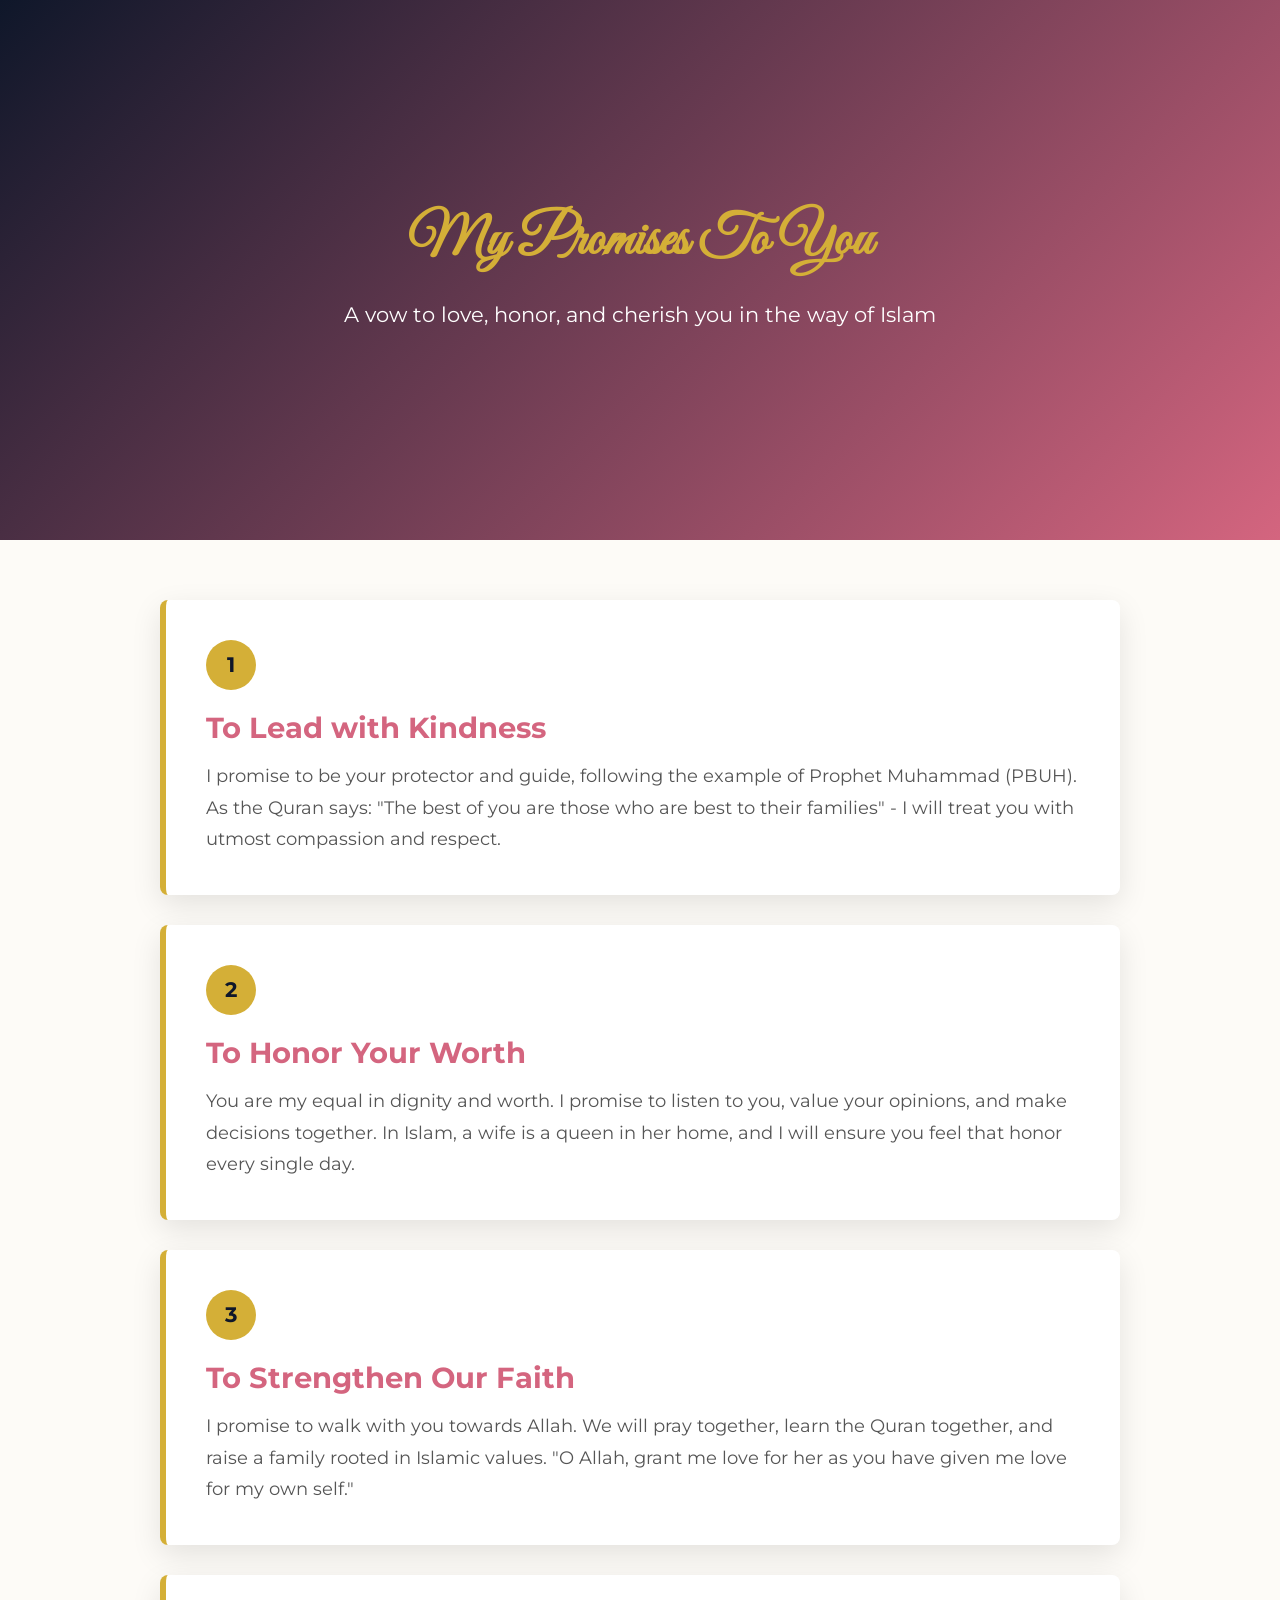
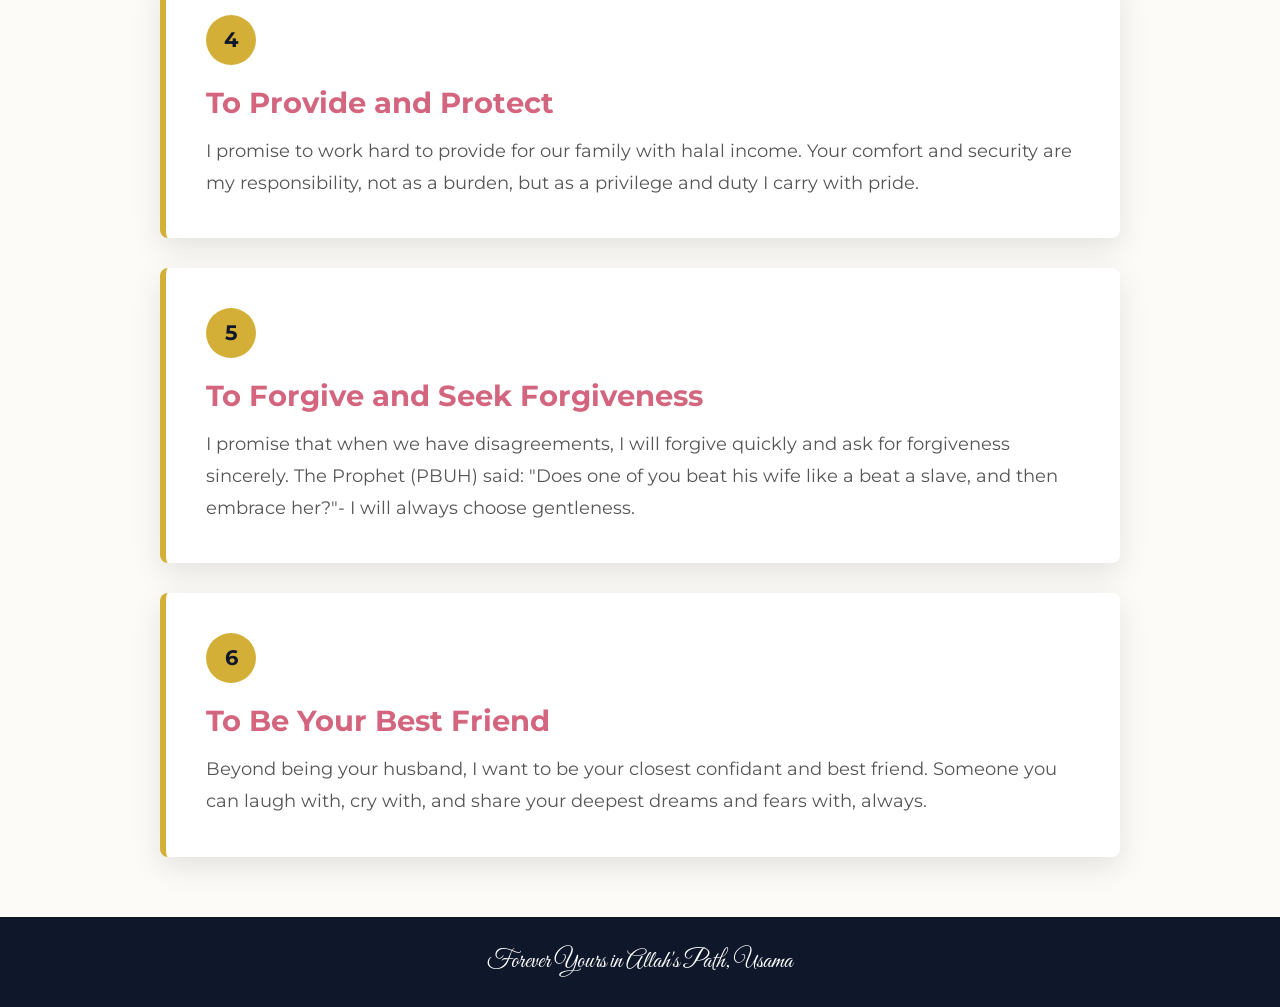
<file: promises.html>
<!DOCTYPE html>
<html lang="en">
<head>
    <meta charset="UTF-8">
    <meta name="viewport" content="width=device-width, initial-scale=1.0">
    <title>My Promises To You</title>
    <link href="https://fonts.googleapis.com/css2?family=Amiri:ital,wght@0,400;0,700;1,400&family=Montserrat:wght@300;500&family=Great+Vibes&display=swap" rel="stylesheet">
    <link href="https://unpkg.com/aos@2.3.1/dist/aos.css" rel="stylesheet">
    <style>
        * {
            margin: 0;
            padding: 0;
            box-sizing: border-box;
        }

        :root {
            --gold: #D4AF37;
            --dark-blue: #0f172a;
            --cream: #fdfbf7;
            --rose: #d4657f;
        }

        body {
            font-family: 'Montserrat', sans-serif;
            background-color: var(--cream);
            color: #333;
            overflow-x: hidden;
        }

        .promises-header {
            background: linear-gradient(135deg, var(--dark-blue) 0%, var(--rose) 100%);
            color: white;
            padding: 80px 20px;
            text-align: center;
            min-height: 60vh;
            display: flex;
            flex-direction: column;
            justify-content: center;
            align-items: center;
        }

        .promises-header h1 {
            font-family: 'Great Vibes', cursive;
            font-size: 3.5rem;
            margin-bottom: 20px;
            color: var(--gold);
        }

        .promises-header p {
            font-size: 1.3rem;
            max-width: 600px;
            line-height: 1.8;
        }

        .promises-container {
            max-width: 1000px;
            margin: 60px auto;
            padding: 0 20px;
        }

        .promise-card {
            background: white;
            padding: 40px;
            margin: 30px 0;
            border-left: 6px solid var(--gold);
            box-shadow: 0 10px 30px rgba(0,0,0,0.1);
            border-radius: 8px;
            transition: transform 0.3s ease;
        }

        .promise-card:hover {
            transform: translateX(10px);
        }

        .promise-card h3 {
            color: var(--rose);
            font-size: 1.8rem;
            margin-bottom: 15px;
        }

        .promise-card p {
            font-size: 1.1rem;
            line-height: 1.8;
            color: #555;
        }

        .promise-number {
            display: inline-block;
            background: var(--gold);
            color: var(--dark-blue);
            width: 50px;
            height: 50px;
            border-radius: 50%;
            text-align: center;
            line-height: 50px;
            font-weight: bold;
            font-size: 1.3rem;
            margin-bottom: 20px;
        }

        footer {
            background: var(--dark-blue);
            color: white;
            text-align: center;
            padding: 30px;
            margin-top: 60px;
        }

        @media (max-width: 768px) {
            .promises-header h1 {
                font-size: 2.5rem;
            }

            .promise-card {
                padding: 25px;
            }
        }
    </style>
</head>
<body>

    <div class="promises-header" data-aos="fade-down">
        <h1>My Promises To You</h1>
        <p>A vow to love, honor, and cherish you in the way of Islam</p>
    </div>

    <div class="promises-container">
        <div class="promise-card" data-aos="fade-up" data-aos-delay="100">
            <div class="promise-number">1</div>
            <h3>To Lead with Kindness</h3>
            <p>I promise to be your protector and guide, following the example of Prophet Muhammad (PBUH). As the Quran says: "The best of you are those who are best to their families" - I will treat you with utmost compassion and respect.</p>
        </div>

        <div class="promise-card" data-aos="fade-up" data-aos-delay="200">
            <div class="promise-number">2</div>
            <h3>To Honor Your Worth</h3>
            <p>You are my equal in dignity and worth. I promise to listen to you, value your opinions, and make decisions together. In Islam, a wife is a queen in her home, and I will ensure you feel that honor every single day.</p>
        </div>

        <div class="promise-card" data-aos="fade-up" data-aos-delay="300">
            <div class="promise-number">3</div>
            <h3>To Strengthen Our Faith</h3>
            <p>I promise to walk with you towards Allah. We will pray together, learn the Quran together, and raise a family rooted in Islamic values. "O Allah, grant me love for her as you have given me love for my own self."</p>
        </div>

        <div class="promise-card" data-aos="fade-up" data-aos-delay="400">
            <div class="promise-number">4</div>
            <h3>To Provide and Protect</h3>
            <p>I promise to work hard to provide for our family with halal income. Your comfort and security are my responsibility, not as a burden, but as a privilege and duty I carry with pride.</p>
        </div>

        <div class="promise-card" data-aos="fade-up" data-aos-delay="500">
            <div class="promise-number">5</div>
            <h3>To Forgive and Seek Forgiveness</h3>
            <p>I promise that when we have disagreements, I will forgive quickly and ask for forgiveness sincerely. The Prophet (PBUH) said: "Does one of you beat his wife like a beat a slave, and then embrace her?"- I will always choose gentleness.</p>
        </div>

        <div class="promise-card" data-aos="fade-up" data-aos-delay="600">
            <div class="promise-number">6</div>
            <h3>To Be Your Best Friend</h3>
            <p>Beyond being your husband, I want to be your closest confidant and best friend. Someone you can laugh with, cry with, and share your deepest dreams and fears with, always.</p>
        </div>
    </div>

    <footer>
        <p style="font-family: 'Great Vibes', cursive; font-size: 1.5rem;">Forever Yours in Allah's Path, Usama</p>
    </footer>

    <script src="https://unpkg.com/aos@2.3.1/dist/aos.js"></script>
    <script>
        AOS.init({ duration: 1200, once: true });
    </script>

</body>
</html>
</file>
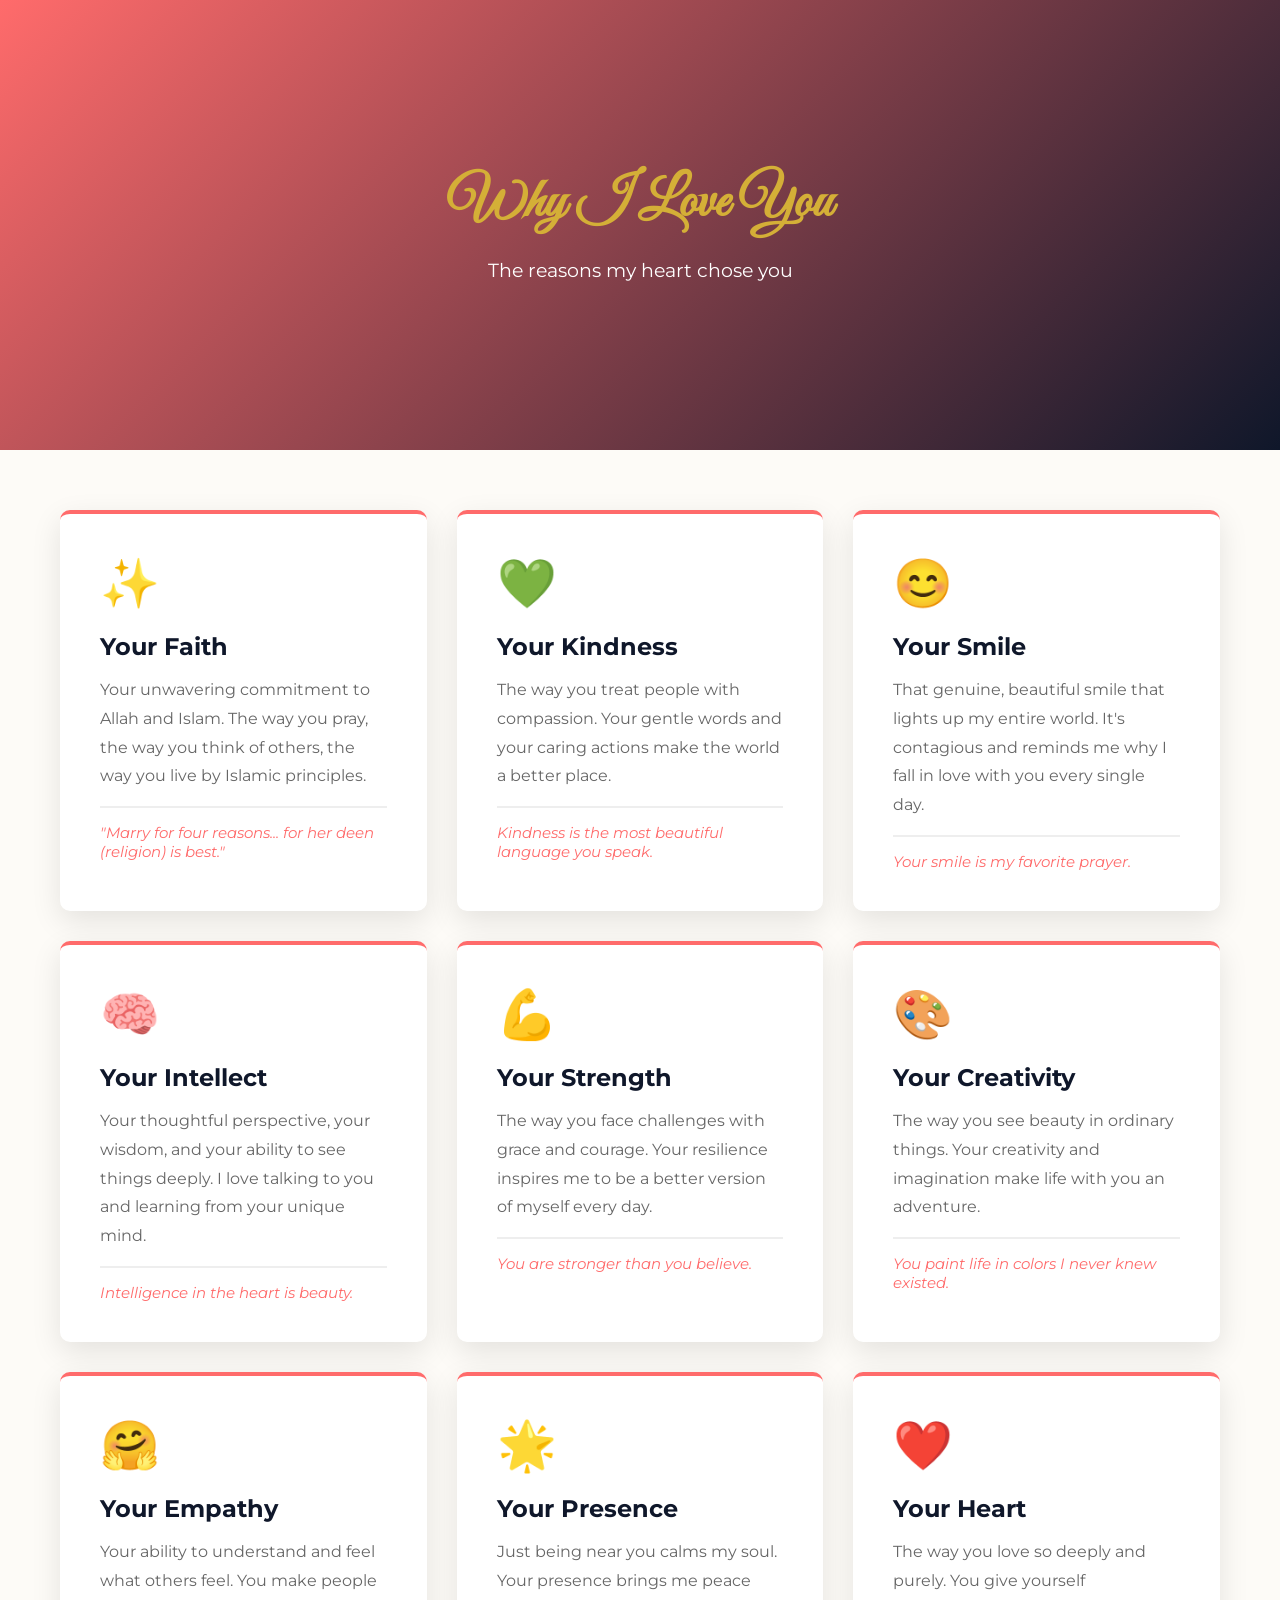
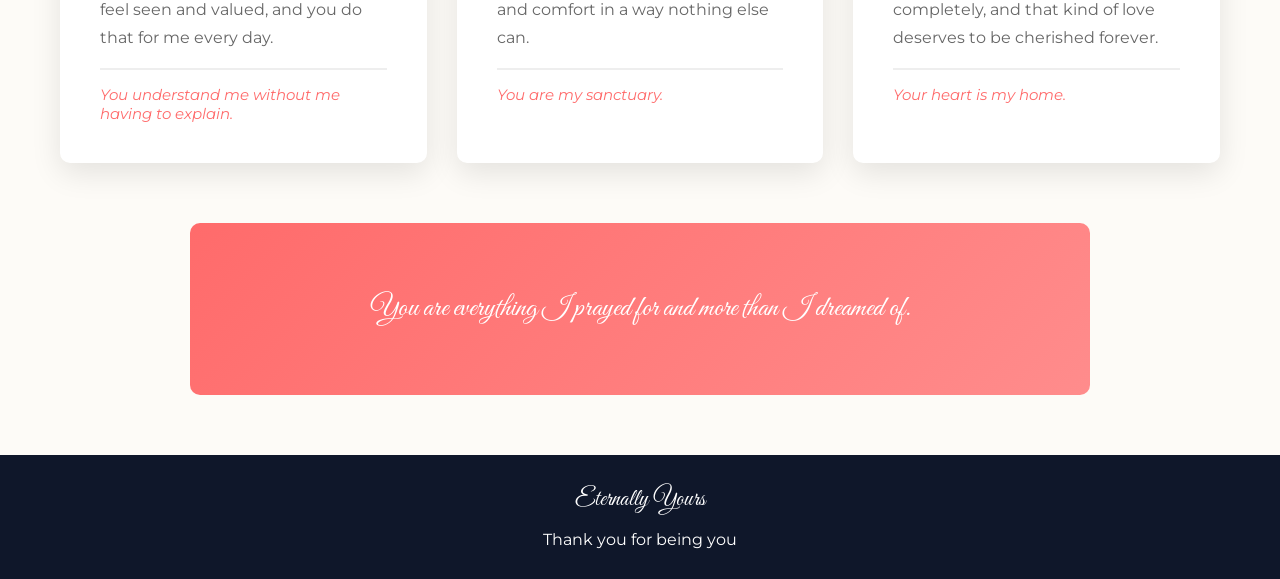
<file: qualities.html>
<!DOCTYPE html>
<html lang="en">
<head>
    <meta charset="UTF-8">
    <meta name="viewport" content="width=device-width, initial-scale=1.0">
    <title>Why I Love You</title>
    <link href="https://fonts.googleapis.com/css2?family=Amiri:ital,wght@0,400;0,700;1,400&family=Montserrat:wght@300;500&family=Great+Vibes&display=swap" rel="stylesheet">
    <link href="https://unpkg.com/aos@2.3.1/dist/aos.css" rel="stylesheet">
    <style>
        * {
            margin: 0;
            padding: 0;
            box-sizing: border-box;
        }

        :root {
            --gold: #D4AF37;
            --dark-blue: #0f172a;
            --cream: #fdfbf7;
            --coral: #ff6b6b;
        }

        body {
            font-family: 'Montserrat', sans-serif;
            background-color: var(--cream);
            overflow-x: hidden;
        }

        .qualities-hero {
            background: linear-gradient(135deg, var(--coral) 0%, var(--dark-blue) 100%);
            color: white;
            padding: 80px 20px;
            text-align: center;
            min-height: 50vh;
            display: flex;
            flex-direction: column;
            justify-content: center;
        }

        .qualities-hero h1 {
            font-family: 'Great Vibes', cursive;
            font-size: 3.5rem;
            color: var(--gold);
            margin-bottom: 20px;
        }

        .qualities-grid {
            display: grid;
            grid-template-columns: repeat(auto-fit, minmax(280px, 1fr));
            gap: 30px;
            max-width: 1200px;
            margin: 60px auto;
            padding: 0 20px;
        }

        .quality-card {
            background: white;
            padding: 40px;
            border-radius: 10px;
            box-shadow: 0 10px 30px rgba(0,0,0,0.1);
            transition: all 0.3s ease;
            position: relative;
            border-top: 4px solid var(--coral);
        }

        .quality-card:hover {
            transform: translateY(-15px);
            box-shadow: 0 20px 45px rgba(255,107,107,0.2);
        }

        .quality-icon {
            font-size: 3rem;
            margin-bottom: 20px;
        }

        .quality-title {
            font-size: 1.5rem;
            color: var(--dark-blue);
            margin-bottom: 15px;
            font-weight: bold;
        }

        .quality-description {
            font-size: 1rem;
            color: #666;
            line-height: 1.8;
            margin-bottom: 15px;
        }

        .quality-reason {
            font-size: 0.95rem;
            color: var(--coral);
            font-style: italic;
            padding-top: 15px;
            border-top: 2px solid #eee;
        }

        .quote-section {
            background: linear-gradient(135deg, var(--coral) 0%, #ff8c8c 100%);
            color: white;
            padding: 60px 40px;
            text-align: center;
            margin: 60px 20px;
            border-radius: 10px;
            max-width: 900px;
            margin-left: auto;
            margin-right: auto;
        }

        .quote-section p {
            font-size: 1.8rem;
            font-family: 'Great Vibes', cursive;
            line-height: 1.8;
        }

        footer {
            background: var(--dark-blue);
            color: white;
            text-align: center;
            padding: 30px;
            margin-top: 60px;
        }

        @media (max-width: 768px) {
            .qualities-hero h1 {
                font-size: 2.5rem;
            }

            .qualities-grid {
                grid-template-columns: 1fr;
            }

            .quote-section {
                padding: 40px 20px;
            }

            .quote-section p {
                font-size: 1.4rem;
            }
        }
    </style>
</head>
<body>

    <div class="qualities-hero" data-aos="fade-down">
        <h1>Why I Love You</h1>
        <p style="font-size: 1.2rem;">The reasons my heart chose you</p>
    </div>

    <div class="qualities-grid">

        <div class="quality-card" data-aos="zoom-in" data-aos-delay="100">
            <div class="quality-icon">✨</div>
            <div class="quality-title">Your Faith</div>
            <div class="quality-description">Your unwavering commitment to Allah and Islam. The way you pray, the way you think of others, the way you live by Islamic principles.</div>
            <div class="quality-reason">"Marry for four reasons... for her deen (religion) is best."</div>
        </div>

        <div class="quality-card" data-aos="zoom-in" data-aos-delay="200">
            <div class="quality-icon">💚</div>
            <div class="quality-title">Your Kindness</div>
            <div class="quality-description">The way you treat people with compassion. Your gentle words and your caring actions make the world a better place.</div>
            <div class="quality-reason">Kindness is the most beautiful language you speak.</div>
        </div>

        <div class="quality-card" data-aos="zoom-in" data-aos-delay="300">
            <div class="quality-icon">😊</div>
            <div class="quality-title">Your Smile</div>
            <div class="quality-description">That genuine, beautiful smile that lights up my entire world. It's contagious and reminds me why I fall in love with you every single day.</div>
            <div class="quality-reason">Your smile is my favorite prayer.</div>
        </div>

        <div class="quality-card" data-aos="zoom-in" data-aos-delay="400">
            <div class="quality-icon">🧠</div>
            <div class="quality-title">Your Intellect</div>
            <div class="quality-description">Your thoughtful perspective, your wisdom, and your ability to see things deeply. I love talking to you and learning from your unique mind.</div>
            <div class="quality-reason">Intelligence in the heart is beauty.</div>
        </div>

        <div class="quality-card" data-aos="zoom-in" data-aos-delay="500">
            <div class="quality-icon">💪</div>
            <div class="quality-title">Your Strength</div>
            <div class="quality-description">The way you face challenges with grace and courage. Your resilience inspires me to be a better version of myself every day.</div>
            <div class="quality-reason">You are stronger than you believe.</div>
        </div>

        <div class="quality-card" data-aos="zoom-in" data-aos-delay="600">
            <div class="quality-icon">🎨</div>
            <div class="quality-title">Your Creativity</div>
            <div class="quality-description">The way you see beauty in ordinary things. Your creativity and imagination make life with you an adventure.</div>
            <div class="quality-reason">You paint life in colors I never knew existed.</div>
        </div>

        <div class="quality-card" data-aos="zoom-in" data-aos-delay="700">
            <div class="quality-icon">🤗</div>
            <div class="quality-title">Your Empathy</div>
            <div class="quality-description">Your ability to understand and feel what others feel. You make people feel seen and valued, and you do that for me every day.</div>
            <div class="quality-reason">You understand me without me having to explain.</div>
        </div>

        <div class="quality-card" data-aos="zoom-in" data-aos-delay="800">
            <div class="quality-icon">🌟</div>
            <div class="quality-title">Your Presence</div>
            <div class="quality-description">Just being near you calms my soul. Your presence brings me peace and comfort in a way nothing else can.</div>
            <div class="quality-reason">You are my sanctuary.</div>
        </div>

        <div class="quality-card" data-aos="zoom-in" data-aos-delay="900">
            <div class="quality-icon">❤️</div>
            <div class="quality-title">Your Heart</div>
            <div class="quality-description">The way you love so deeply and purely. You give yourself completely, and that kind of love deserves to be cherished forever.</div>
            <div class="quality-reason">Your heart is my home.</div>
        </div>

    </div>

    <div class="quote-section" data-aos="fade-up">
        <p>You are everything I prayed for and more than I dreamed of.</p>
    </div>

    <footer>
        <p style="font-family: 'Great Vibes', cursive; font-size: 1.5rem;">Eternally Yours</p>
        <p style="margin-top: 15px;">Thank you for being you</p>
    </footer>

    <script src="https://unpkg.com/aos@2.3.1/dist/aos.js"></script>
    <script>
        AOS.init({ duration: 1200, once: true });
    </script>

</body>
</html>
</file>
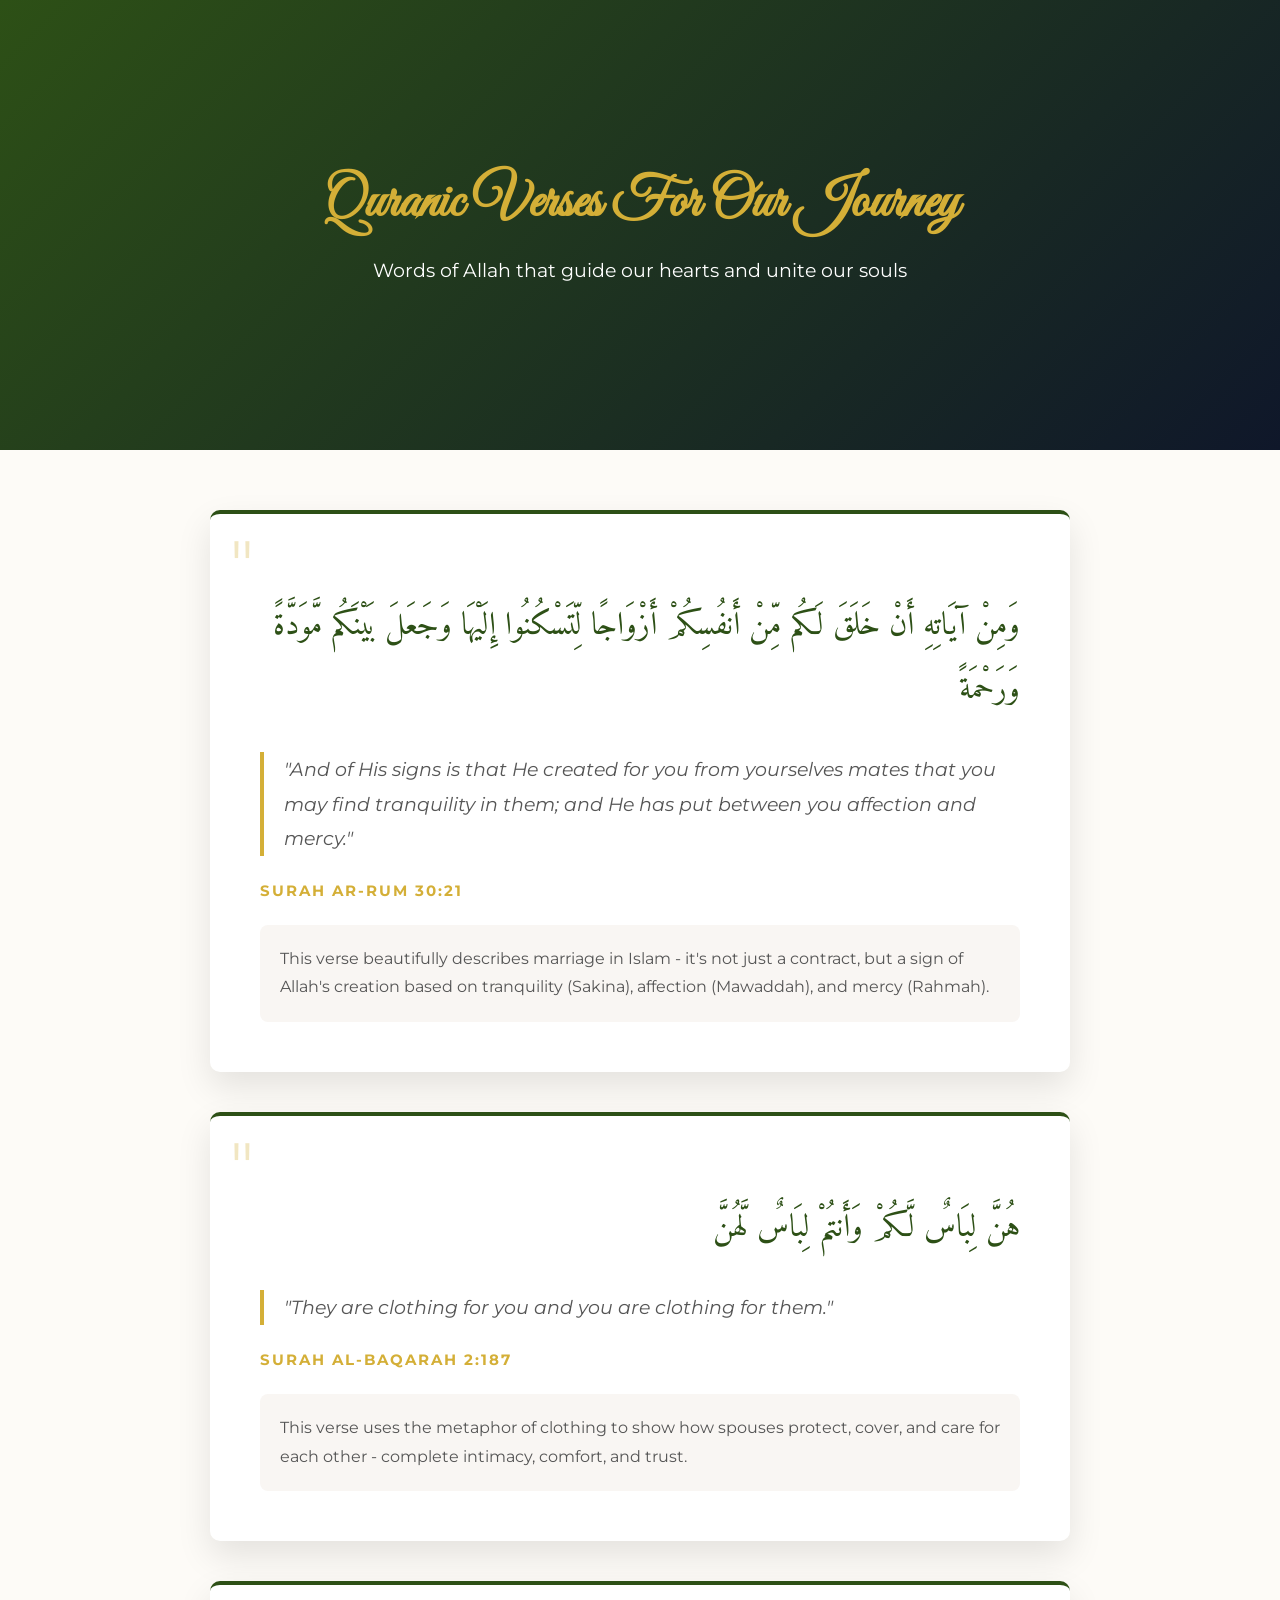
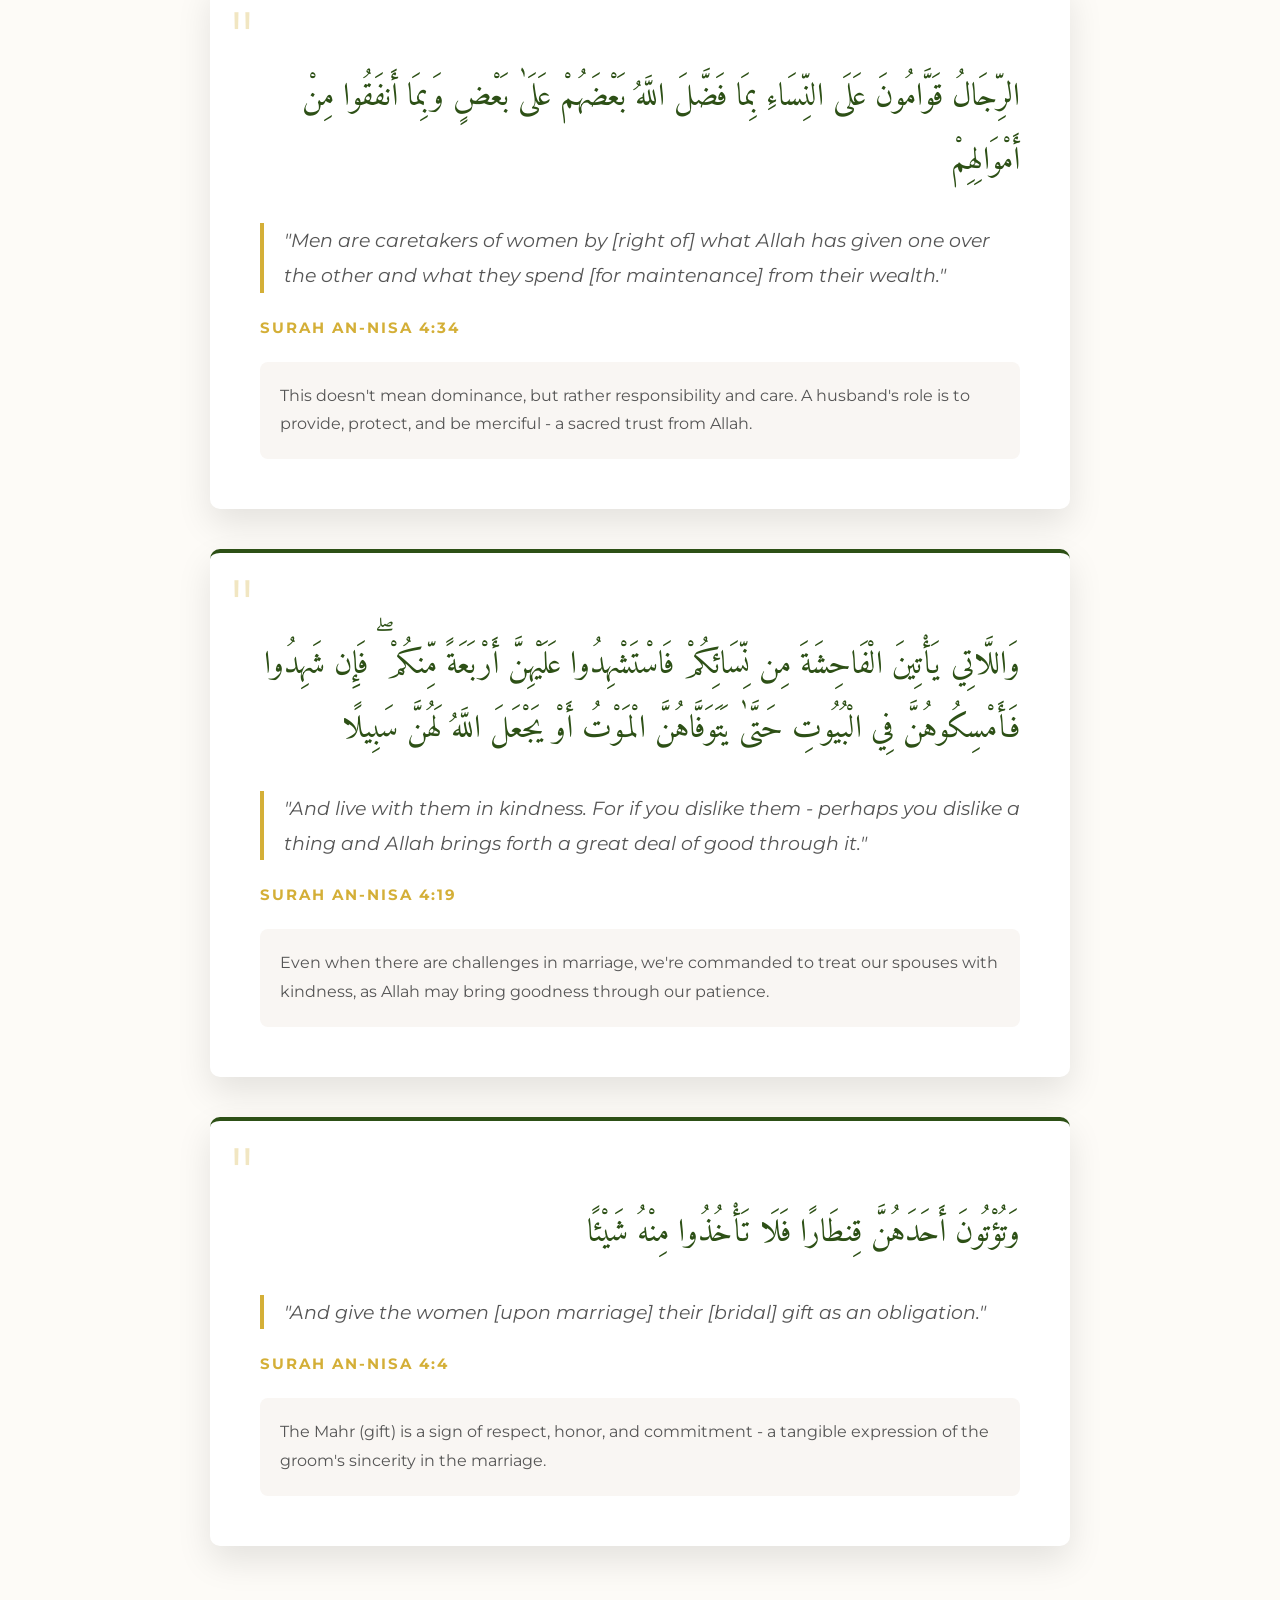
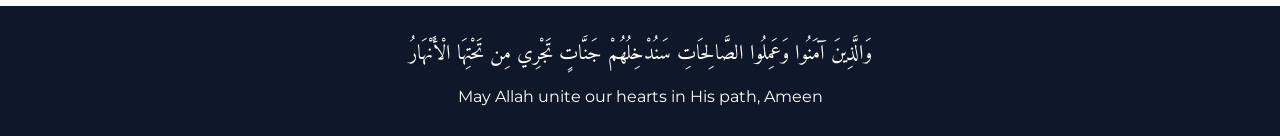
<file: quranic-verses.html>
<!DOCTYPE html>
<html lang="en">
<head>
    <meta charset="UTF-8">
    <meta name="viewport" content="width=device-width, initial-scale=1.0">
    <title>Quranic Verses For Our Journey</title>
    <link href="https://fonts.googleapis.com/css2?family=Amiri:ital,wght@0,400;0,700;1,400&family=Montserrat:wght@300;500&family=Great+Vibes&display=swap" rel="stylesheet">
    <link href="https://unpkg.com/aos@2.3.1/dist/aos.css" rel="stylesheet">
    <style>
        * {
            margin: 0;
            padding: 0;
            box-sizing: border-box;
        }

        :root {
            --gold: #D4AF37;
            --dark-blue: #0f172a;
            --cream: #fdfbf7;
            --green: #2d5016;
        }

        body {
            font-family: 'Montserrat', sans-serif;
            background-color: var(--cream);
            color: #333;
            overflow-x: hidden;
        }

        .verses-hero {
            background: linear-gradient(135deg, var(--green) 0%, var(--dark-blue) 100%);
            color: white;
            padding: 80px 20px;
            text-align: center;
            min-height: 50vh;
            display: flex;
            flex-direction: column;
            justify-content: center;
        }

        .verses-hero h1 {
            font-family: 'Great Vibes', cursive;
            font-size: 3.5rem;
            color: var(--gold);
            margin-bottom: 20px;
        }

        .verses-container {
            max-width: 900px;
            margin: 60px auto;
            padding: 0 20px;
        }

        .verse-box {
            background: white;
            padding: 50px;
            margin: 40px 0;
            border-radius: 10px;
            box-shadow: 0 15px 35px rgba(0,0,0,0.1);
            border-top: 4px solid var(--green);
            position: relative;
        }

        .verse-box::before {
            content: '"';
            position: absolute;
            top: 10px;
            left: 20px;
            font-size: 4rem;
            color: var(--gold);
            opacity: 0.3;
        }

        .arabic-text {
            font-family: 'Amiri', serif;
            font-size: 2rem;
            color: var(--green);
            margin: 30px 0;
            line-height: 2;
            text-align: right;
            direction: rtl;
        }

        .english-translation {
            font-size: 1.2rem;
            color: #555;
            line-height: 1.8;
            margin: 25px 0;
            font-style: italic;
            border-left: 4px solid var(--gold);
            padding-left: 20px;
        }

        .verse-reference {
            color: var(--gold);
            font-weight: bold;
            text-transform: uppercase;
            letter-spacing: 2px;
            font-size: 0.95rem;
        }

        .verse-meaning {
            background: #f9f6f3;
            padding: 20px;
            border-radius: 8px;
            margin-top: 25px;
            font-size: 1rem;
            line-height: 1.8;
            color: #555;
        }

        footer {
            background: var(--dark-blue);
            color: white;
            text-align: center;
            padding: 30px;
            margin-top: 60px;
        }

        @media (max-width: 768px) {
            .verses-hero h1 {
                font-size: 2.5rem;
            }

            .arabic-text {
                font-size: 1.5rem;
            }

            .verse-box {
                padding: 30px;
            }
        }
    </style>
</head>
<body>

    <div class="verses-hero" data-aos="fade-down">
        <h1>Quranic Verses For Our Journey</h1>
        <p style="font-size: 1.2rem;">Words of Allah that guide our hearts and unite our souls</p>
    </div>

    <div class="verses-container">
        
        <div class="verse-box" data-aos="zoom-in" data-aos-delay="100">
            <p class="arabic-text">وَمِنْ آيَاتِهِ أَنْ خَلَقَ لَكُم مِّنْ أَنفُسِكُمْ أَزْوَاجًا لِّتَسْكُنُوا إِلَيْهَا وَجَعَلَ بَيْنَكُم مَّوَدَّةً وَرَحْمَةً</p>
            <p class="english-translation">"And of His signs is that He created for you from yourselves mates that you may find tranquility in them; and He has put between you affection and mercy."</p>
            <p class="verse-reference">Surah Ar-Rum 30:21</p>
            <div class="verse-meaning">This verse beautifully describes marriage in Islam - it's not just a contract, but a sign of Allah's creation based on tranquility (Sakina), affection (Mawaddah), and mercy (Rahmah).</div>
        </div>

        <div class="verse-box" data-aos="zoom-in" data-aos-delay="200">
            <p class="arabic-text">هُنَّ لِبَاسٌ لَّكُمْ وَأَنتُمْ لِبَاسٌ لَّهُنَّ</p>
            <p class="english-translation">"They are clothing for you and you are clothing for them."</p>
            <p class="verse-reference">Surah Al-Baqarah 2:187</p>
            <div class="verse-meaning">This verse uses the metaphor of clothing to show how spouses protect, cover, and care for each other - complete intimacy, comfort, and trust.</div>
        </div>

        <div class="verse-box" data-aos="zoom-in" data-aos-delay="300">
            <p class="arabic-text">الرِّجَالُ قَوَّامُونَ عَلَى النِّسَاءِ بِمَا فَضَّلَ اللَّهُ بَعْضَهُمْ عَلَىٰ بَعْضٍ وَبِمَا أَنفَقُوا مِنْ أَمْوَالِهِمْ</p>
            <p class="english-translation">"Men are caretakers of women by [right of] what Allah has given one over the other and what they spend [for maintenance] from their wealth."</p>
            <p class="verse-reference">Surah An-Nisa 4:34</p>
            <div class="verse-meaning">This doesn't mean dominance, but rather responsibility and care. A husband's role is to provide, protect, and be merciful - a sacred trust from Allah.</div>
        </div>

        <div class="verse-box" data-aos="zoom-in" data-aos-delay="400">
            <p class="arabic-text">وَاللَّاتِي يَأْتِينَ الْفَاحِشَةَ مِن نِّسَائِكُمْ فَاسْتَشْهِدُوا عَلَيْهِنَّ أَرْبَعَةً مِّنكُمْ ۖ فَإِن شَهِدُوا فَأَمْسِكُوهُنَّ فِي الْبُيُوتِ حَتَّىٰ يَتَوَفَّاهُنَّ الْمَوْتُ أَوْ يَجْعَلَ اللَّهُ لَهُنَّ سَبِيلًا</p>
            <p class="english-translation">"And live with them in kindness. For if you dislike them - perhaps you dislike a thing and Allah brings forth a great deal of good through it."</p>
            <p class="verse-reference">Surah An-Nisa 4:19</p>
            <div class="verse-meaning">Even when there are challenges in marriage, we're commanded to treat our spouses with kindness, as Allah may bring goodness through our patience.</div>
        </div>

        <div class="verse-box" data-aos="zoom-in" data-aos-delay="500">
            <p class="arabic-text">وَتُؤْتُونَ أَحَدَهُنَّ قِنطَارًا فَلَا تَأْخُذُوا مِنْهُ شَيْئًا</p>
            <p class="english-translation">"And give the women [upon marriage] their [bridal] gift as an obligation."</p>
            <p class="verse-reference">Surah An-Nisa 4:4</p>
            <div class="verse-meaning">The Mahr (gift) is a sign of respect, honor, and commitment - a tangible expression of the groom's sincerity in the marriage.</div>
        </div>

    </div>

    <footer>
        <p style="font-family: 'Amiri', serif; font-size: 1.3rem;">وَالَّذِينَ آمَنُوا وَعَمِلُوا الصَّالِحَاتِ سَنُدْخِلُهُمْ جَنَّاتٍ تَجْرِي مِن تَحْتِهَا الْأَنْهَارُ</p>
        <p style="margin-top: 15px;">May Allah unite our hearts in His path, Ameen</p>
    </footer>

    <script src="https://unpkg.com/aos@2.3.1/dist/aos.js"></script>
    <script>
        AOS.init({ duration: 1200, once: true });
    </script>

</body>
</html>
</file>
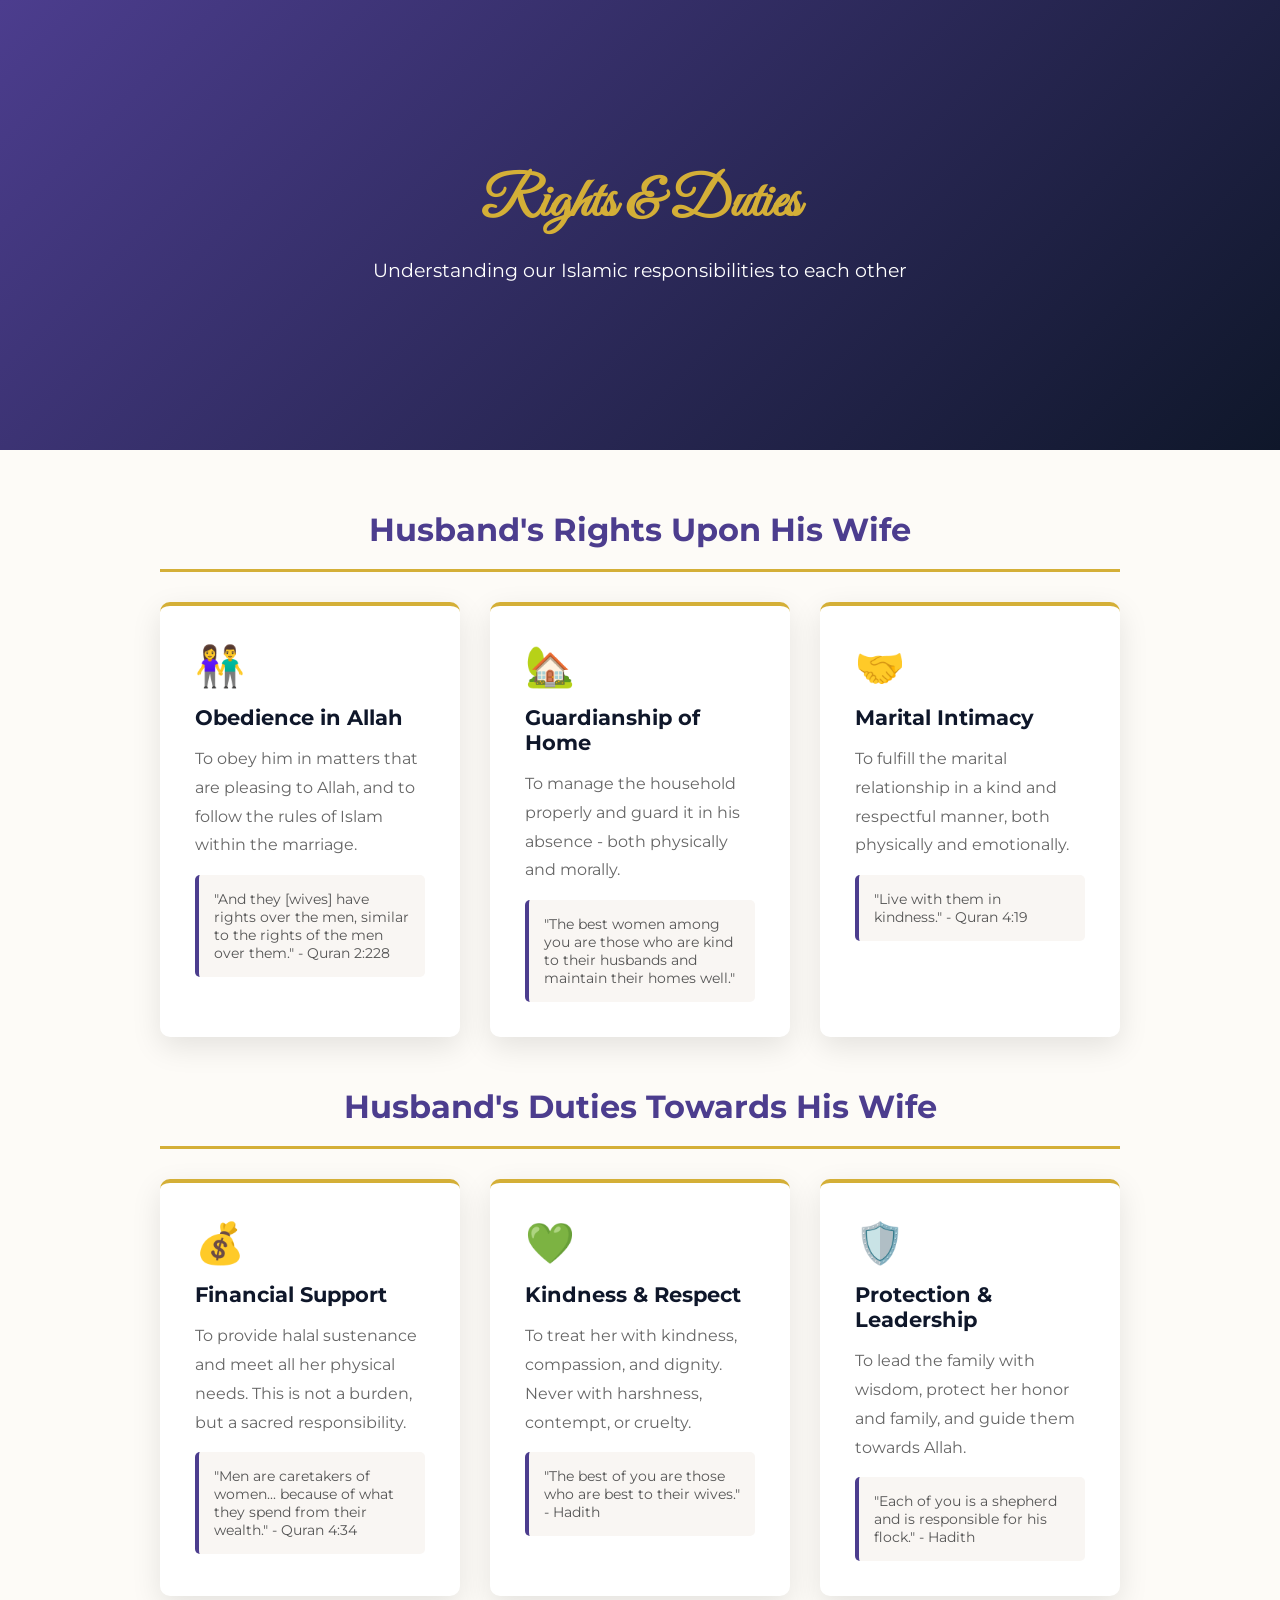
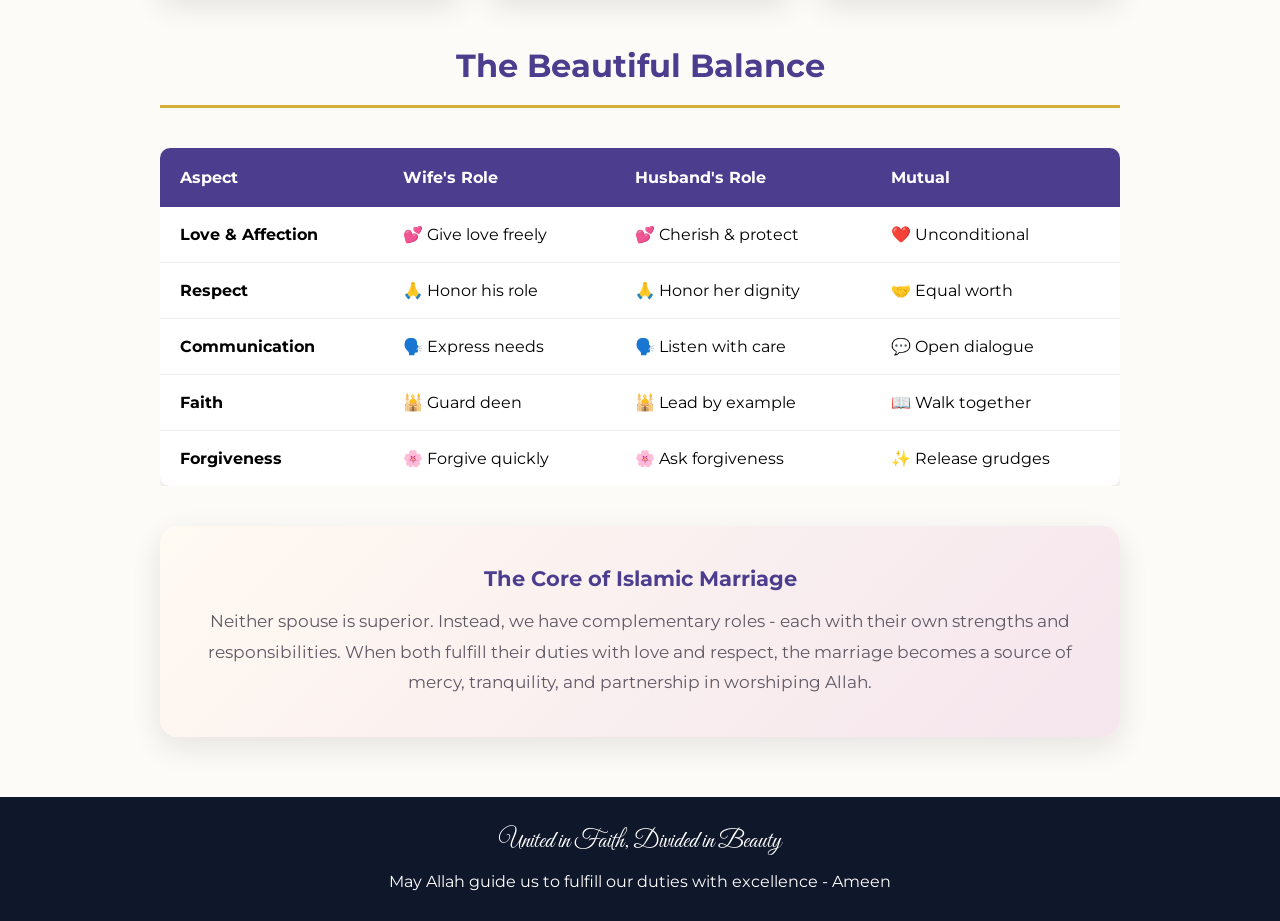
<file: rights-duties.html>
<!DOCTYPE html>
<html lang="en">
<head>
    <meta charset="UTF-8">
    <meta name="viewport" content="width=device-width, initial-scale=1.0">
    <title>Rights & Duties In Islam</title>
    <link href="https://fonts.googleapis.com/css2?family=Amiri:ital,wght@0,400;0,700;1,400&family=Montserrat:wght@300;500&family=Great+Vibes&display=swap" rel="stylesheet">
    <link href="https://unpkg.com/aos@2.3.1/dist/aos.css" rel="stylesheet">
    <style>
        * {
            margin: 0;
            padding: 0;
            box-sizing: border-box;
        }

        :root {
            --gold: #D4AF37;
            --dark-blue: #0f172a;
            --cream: #fdfbf7;
            --indigo: #4c3d8e;
        }

        body {
            font-family: 'Montserrat', sans-serif;
            background-color: var(--cream);
            overflow-x: hidden;
        }

        .rights-hero {
            background: linear-gradient(135deg, var(--indigo) 0%, var(--dark-blue) 100%);
            color: white;
            padding: 80px 20px;
            text-align: center;
            min-height: 50vh;
            display: flex;
            flex-direction: column;
            justify-content: center;
        }

        .rights-hero h1 {
            font-family: 'Great Vibes', cursive;
            font-size: 3.5rem;
            color: var(--gold);
            margin-bottom: 20px;
        }

        .rights-container {
            max-width: 1000px;
            margin: 60px auto;
            padding: 0 20px;
        }

        .section-title {
            font-size: 2rem;
            color: var(--indigo);
            margin: 50px 0 30px;
            text-align: center;
            padding-bottom: 20px;
            border-bottom: 3px solid var(--gold);
        }

        .rights-grid {
            display: grid;
            grid-template-columns: repeat(auto-fit, minmax(300px, 1fr));
            gap: 30px;
            margin-bottom: 50px;
        }

        .right-card {
            background: white;
            padding: 35px;
            border-radius: 10px;
            box-shadow: 0 10px 30px rgba(0,0,0,0.1);
            border-top: 4px solid var(--gold);
            transition: all 0.3s ease;
        }

        .right-card:hover {
            transform: translateY(-10px);
            box-shadow: 0 15px 40px rgba(0,0,0,0.15);
        }

        .right-icon {
            font-size: 2.5rem;
            margin-bottom: 15px;
        }

        .right-title {
            font-size: 1.3rem;
            color: var(--dark-blue);
            font-weight: bold;
            margin-bottom: 15px;
        }

        .right-description {
            font-size: 1rem;
            color: #666;
            line-height: 1.8;
            margin-bottom: 15px;
        }

        .right-verse {
            background: #f9f6f3;
            padding: 15px;
            border-left: 4px solid var(--indigo);
            font-size: 0.9rem;
            color: #555;
            border-radius: 5px;
        }

        .comparative-table {
            margin: 40px 0;
            overflow-x: auto;
        }

        table {
            width: 100%;
            border-collapse: collapse;
            background: white;
            box-shadow: 0 10px 30px rgba(0,0,0,0.1);
            border-radius: 10px;
            overflow: hidden;
        }

        th {
            background: var(--indigo);
            color: white;
            padding: 20px;
            text-align: left;
            font-weight: bold;
        }

        td {
            padding: 18px 20px;
            border-bottom: 1px solid #eee;
        }

        tr:last-child td {
            border-bottom: none;
        }

        tr:hover {
            background: #f9f6f3;
        }

        .icon-col {
            font-size: 1.8rem;
            text-align: center;
        }

        .marriage-core {
            margin: 40px 0;
            padding: 40px;
            border-radius: 18px;
            background: linear-gradient(135deg, #fffaf2, #f5e5ed);
            box-shadow: 0 10px 30px rgba(15, 23, 42, 0.1);
            text-align: center;
        }

        .marriage-core-title {
            margin-bottom: 15px;
            color: var(--indigo);
            font-size: 1.3rem;
            font-weight: bold;
        }

        .marriage-core-text {
            color: #5f5964;
            font-size: 1.05rem;
            line-height: 1.8;
        }

        footer {
            background: var(--dark-blue);
            color: white;
            text-align: center;
            padding: 30px;
            margin-top: 60px;
        }

        @media (max-width: 768px) {
            .rights-hero h1 {
                font-size: 2.5rem;
            }

            .rights-grid {
                grid-template-columns: 1fr;
            }

            .section-title {
                font-size: 1.5rem;
            }

            table {
                font-size: 0.9rem;
            }

            td, th {
                padding: 12px;
            }

            .marriage-core {
                padding: 26px 20px;
            }
        }
    </style>
</head>
<body>

    <div class="rights-hero" data-aos="fade-down">
        <h1>Rights & Duties</h1>
        <p style="font-size: 1.2rem;">Understanding our Islamic responsibilities to each other</p>
    </div>

    <div class="rights-container">

        <h2 class="section-title">Husband's Rights Upon His Wife</h2>
        
        <div class="rights-grid">
            <div class="right-card" data-aos="fade-up" data-aos-delay="100">
                <div class="right-icon">👫</div>
                <div class="right-title">Obedience in Allah</div>
                <div class="right-description">To obey him in matters that are pleasing to Allah, and to follow the rules of Islam within the marriage.</div>
                <div class="right-verse">"And they [wives] have rights over the men, similar to the rights of the men over them." - Quran 2:228</div>
            </div>

            <div class="right-card" data-aos="fade-up" data-aos-delay="200">
                <div class="right-icon">🏡</div>
                <div class="right-title">Guardianship of Home</div>
                <div class="right-description">To manage the household properly and guard it in his absence - both physically and morally.</div>
                <div class="right-verse">"The best women among you are those who are kind to their husbands and maintain their homes well."</div>
            </div>

            <div class="right-card" data-aos="fade-up" data-aos-delay="300">
                <div class="right-icon">🤝</div>
                <div class="right-title">Marital Intimacy</div>
                <div class="right-description">To fulfill the marital relationship in a kind and respectful manner, both physically and emotionally.</div>
                <div class="right-verse">"Live with them in kindness." - Quran 4:19</div>
            </div>
        </div>

        <h2 class="section-title">Husband's Duties Towards His Wife</h2>
        
        <div class="rights-grid">
            <div class="right-card" data-aos="fade-up" data-aos-delay="100">
                <div class="right-icon">💰</div>
                <div class="right-title">Financial Support</div>
                <div class="right-description">To provide halal sustenance and meet all her physical needs. This is not a burden, but a sacred responsibility.</div>
                <div class="right-verse">"Men are caretakers of women... because of what they spend from their wealth." - Quran 4:34</div>
            </div>

            <div class="right-card" data-aos="fade-up" data-aos-delay="200">
                <div class="right-icon">💚</div>
                <div class="right-title">Kindness & Respect</div>
                <div class="right-description">To treat her with kindness, compassion, and dignity. Never with harshness, contempt, or cruelty.</div>
                <div class="right-verse">"The best of you are those who are best to their wives." - Hadith</div>
            </div>

            <div class="right-card" data-aos="fade-up" data-aos-delay="300">
                <div class="right-icon">🛡️</div>
                <div class="right-title">Protection & Leadership</div>
                <div class="right-description">To lead the family with wisdom, protect her honor and family, and guide them towards Allah.</div>
                <div class="right-verse">"Each of you is a shepherd and is responsible for his flock." - Hadith</div>
            </div>
        </div>

        <h2 class="section-title">The Beautiful Balance</h2>

        <div class="comparative-table">
            <table>
                <tr>
                    <th scope="col">Aspect</th>
                    <th scope="col">Wife's Role</th>
                    <th scope="col">Husband's Role</th>
                    <th scope="col">Mutual</th>
                </tr>
                <tr>
                    <td><strong>Love & Affection</strong></td>
                    <td>💕 Give love freely</td>
                    <td>💕 Cherish & protect</td>
                    <td>❤️ Unconditional</td>
                </tr>
                <tr>
                    <td><strong>Respect</strong></td>
                    <td>🙏 Honor his role</td>
                    <td>🙏 Honor her dignity</td>
                    <td>🤝 Equal worth</td>
                </tr>
                <tr>
                    <td><strong>Communication</strong></td>
                    <td>🗣️ Express needs</td>
                    <td>🗣️ Listen with care</td>
                    <td>💬 Open dialogue</td>
                </tr>
                <tr>
                    <td><strong>Faith</strong></td>
                    <td>🕌 Guard deen</td>
                    <td>🕌 Lead by example</td>
                    <td>📖 Walk together</td>
                </tr>
                <tr>
                    <td><strong>Forgiveness</strong></td>
                    <td>🌸 Forgive quickly</td>
                    <td>🌸 Ask forgiveness</td>
                    <td>✨ Release grudges</td>
                </tr>
            </table>
        </div>

        <div class="marriage-core" data-aos="fade-up">
            <p class="marriage-core-title">The Core of Islamic Marriage</p>
            <p class="marriage-core-text">
                Neither spouse is superior. Instead, we have complementary roles - each with their own strengths and responsibilities. 
                When both fulfill their duties with love and respect, the marriage becomes a source of mercy, tranquility, and partnership in worshiping Allah.
            </p>
        </div>

    </div>

    <footer>
        <p style="font-family: 'Great Vibes', cursive; font-size: 1.5rem;">United in Faith, Divided in Beauty</p>
        <p style="margin-top: 15px;">May Allah guide us to fulfill our duties with excellence - Ameen</p>
    </footer>

    <script src="https://unpkg.com/aos@2.3.1/dist/aos.js"></script>
    <script>
        AOS.init({ duration: 1200, once: true });
    </script>

</body>
</html>
</file>
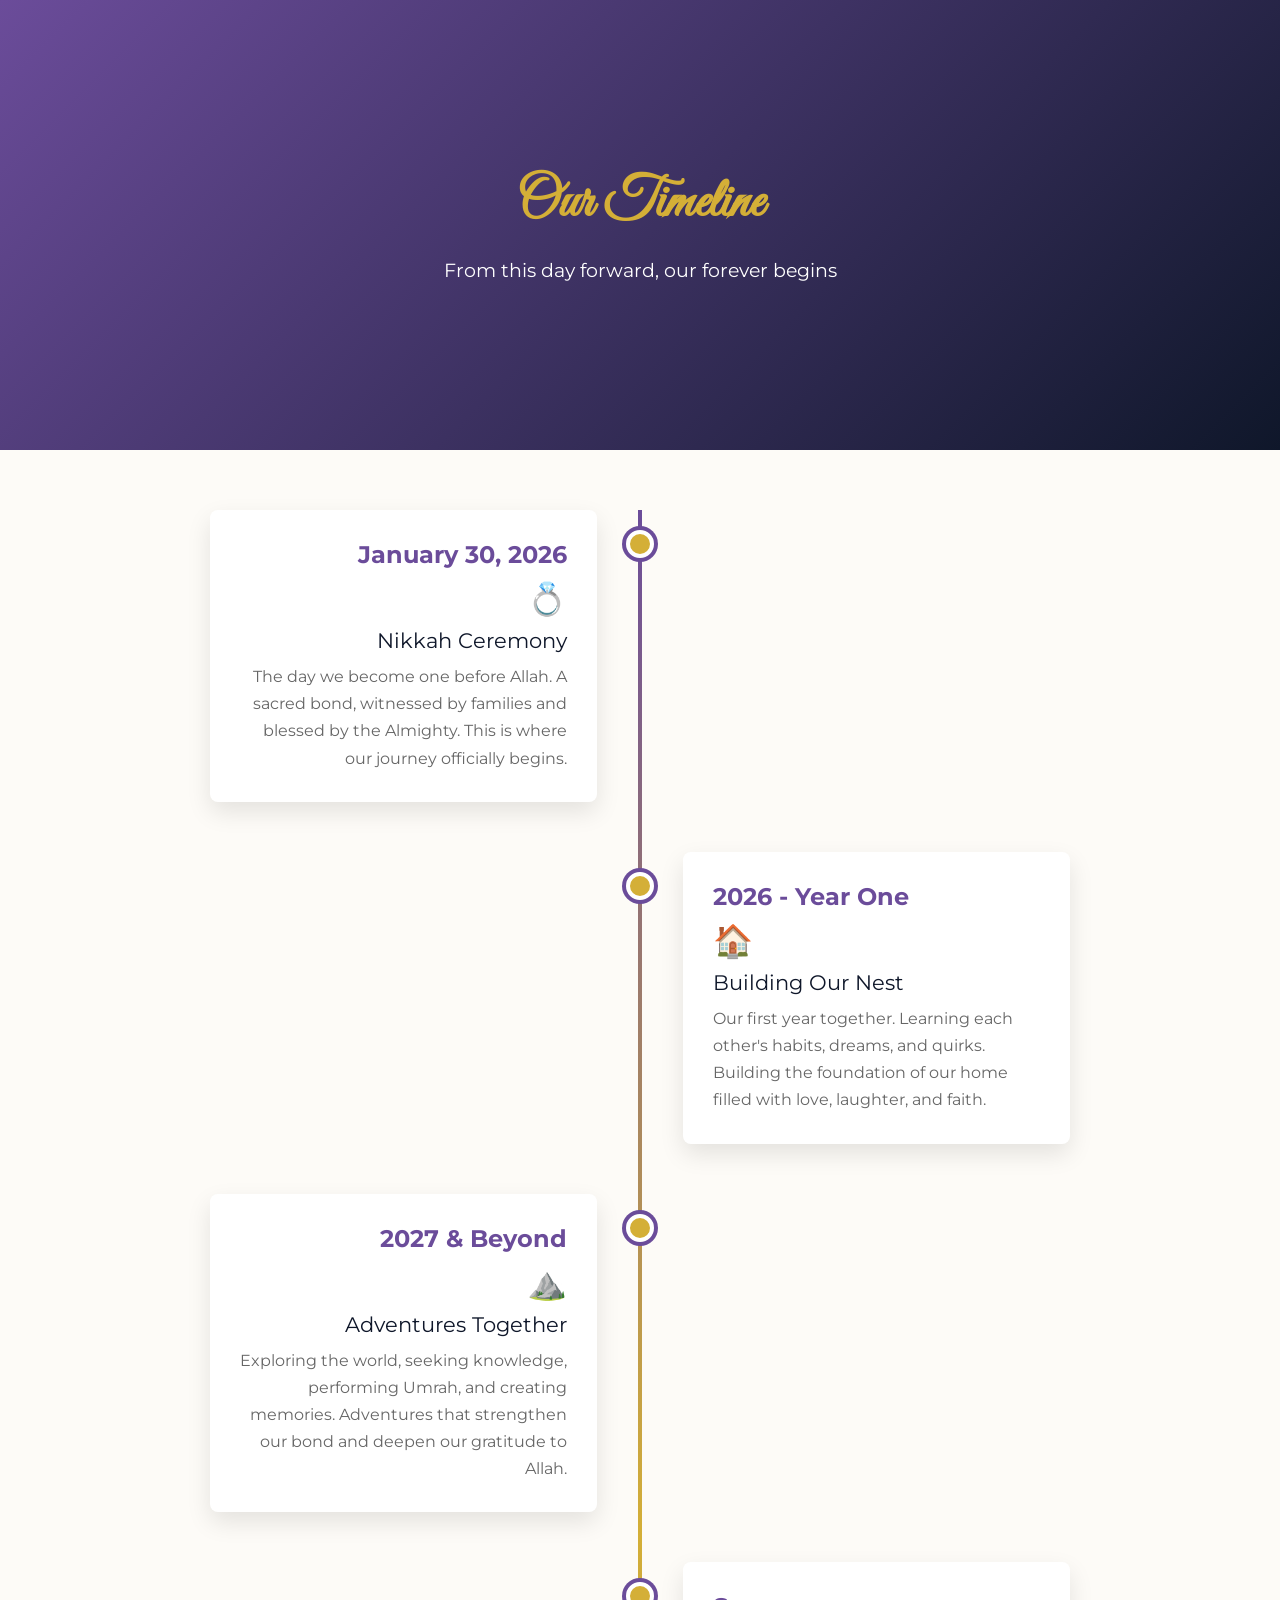
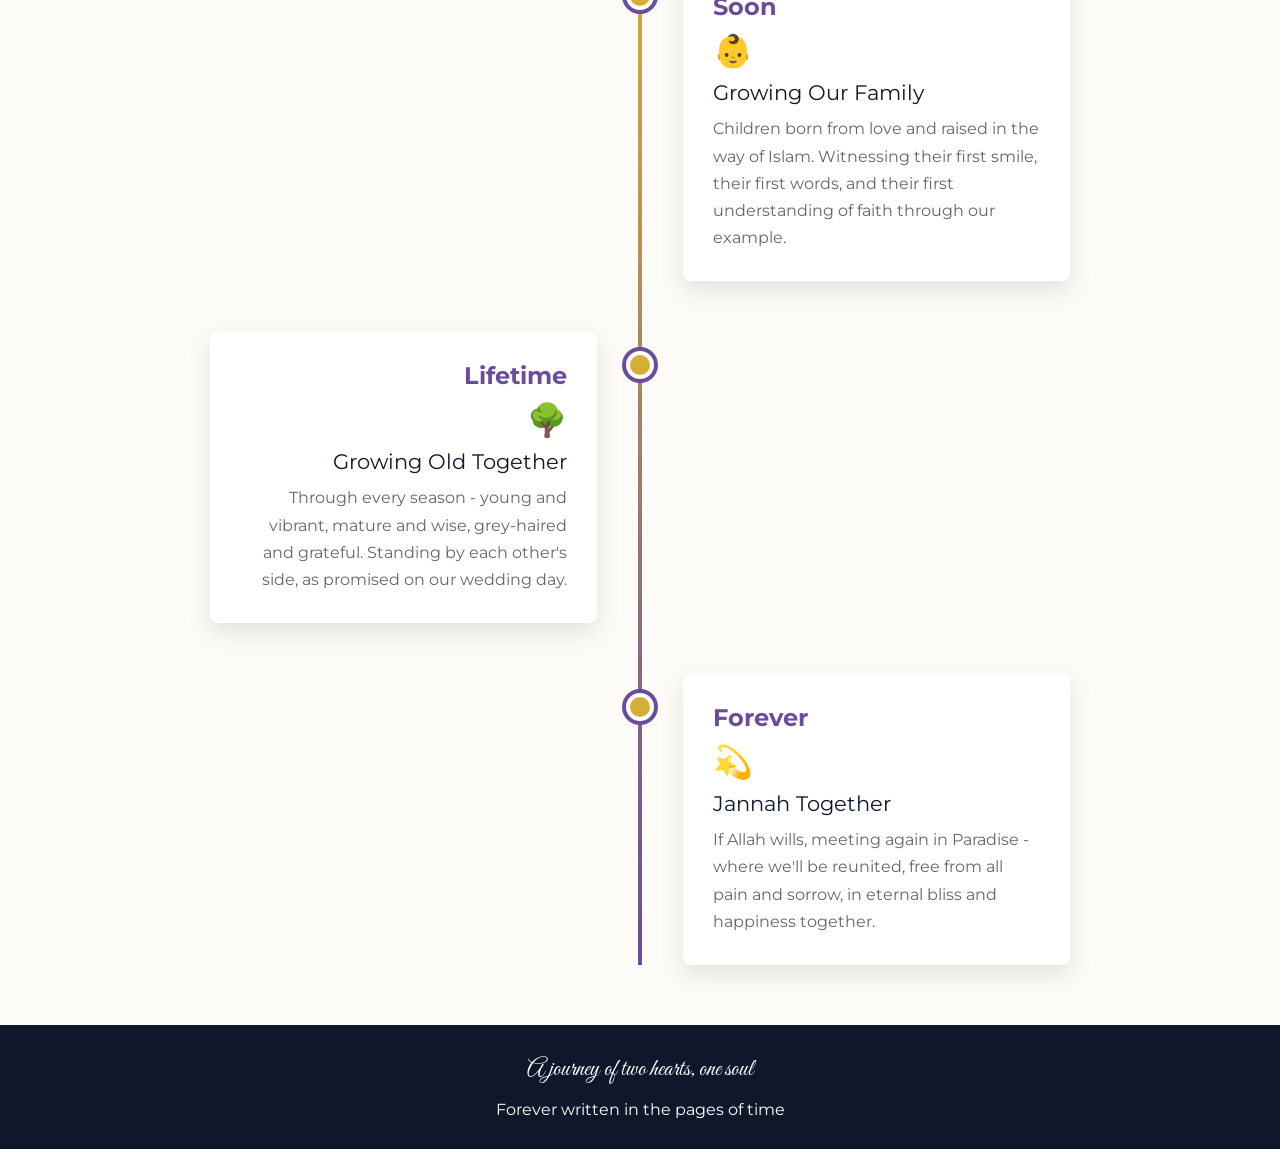
<file: timeline.html>
<!DOCTYPE html>
<html lang="en">
<head>
    <meta charset="UTF-8">
    <meta name="viewport" content="width=device-width, initial-scale=1.0">
    <title>Our Timeline Together</title>
    <link href="https://fonts.googleapis.com/css2?family=Amiri:ital,wght@0,400;0,700;1,400&family=Montserrat:wght@300;500&family=Great+Vibes&display=swap" rel="stylesheet">
    <link href="https://unpkg.com/aos@2.3.1/dist/aos.css" rel="stylesheet">
    <style>
        * {
            margin: 0;
            padding: 0;
            box-sizing: border-box;
        }

        :root {
            --gold: #D4AF37;
            --dark-blue: #0f172a;
            --cream: #fdfbf7;
            --purple: #6b4c9a;
        }

        body {
            font-family: 'Montserrat', sans-serif;
            background-color: var(--cream);
            overflow-x: hidden;
        }

        .timeline-hero {
            background: linear-gradient(135deg, var(--purple) 0%, var(--dark-blue) 100%);
            color: white;
            padding: 80px 20px;
            text-align: center;
            min-height: 50vh;
            display: flex;
            flex-direction: column;
            justify-content: center;
        }

        .timeline-hero h1 {
            font-family: 'Great Vibes', cursive;
            font-size: 3.5rem;
            color: var(--gold);
            margin-bottom: 20px;
        }

        .timeline-container {
            max-width: 900px;
            margin: 60px auto;
            padding: 0 20px;
            position: relative;
        }

        .timeline-container::before {
            content: '';
            position: absolute;
            left: 50%;
            transform: translateX(-50%);
            width: 4px;
            height: 100%;
            background: linear-gradient(180deg, var(--purple) 0%, var(--gold) 50%, var(--purple) 100%);
        }

        .timeline-item {
            margin-bottom: 50px;
            position: relative;
        }

        .timeline-item:nth-child(odd) {
            text-align: right;
            padding-right: 55%;
        }

        .timeline-item:nth-child(even) {
            text-align: left;
            padding-left: 55%;
        }

        .timeline-item::before {
            content: '';
            position: absolute;
            width: 20px;
            height: 20px;
            background: var(--gold);
            border: 4px solid white;
            border-radius: 50%;
            top: 20px;
            left: 50%;
            transform: translateX(-50%);
            box-shadow: 0 0 0 4px var(--purple);
            z-index: 10;
        }

        .timeline-content {
            background: white;
            padding: 30px;
            border-radius: 8px;
            box-shadow: 0 10px 25px rgba(0,0,0,0.1);
            transition: all 0.3s ease;
        }

        .timeline-content:hover {
            box-shadow: 0 15px 35px rgba(0,0,0,0.15);
            transform: scale(1.02);
        }

        .timeline-year {
            font-size: 1.5rem;
            font-weight: bold;
            color: var(--purple);
            margin-bottom: 10px;
        }

        .timeline-title {
            font-size: 1.3rem;
            color: var(--dark-blue);
            margin-bottom: 10px;
        }

        .timeline-text {
            font-size: 1rem;
            color: #666;
            line-height: 1.7;
        }

        .timeline-emoji {
            font-size: 2rem;
            margin-bottom: 10px;
        }

        footer {
            background: var(--dark-blue);
            color: white;
            text-align: center;
            padding: 30px;
            margin-top: 60px;
        }

        @media (max-width: 768px) {
            .timeline-hero h1 {
                font-size: 2.5rem;
            }

            .timeline-container::before {
                left: 20px;
            }

            .timeline-item {
                text-align: left !important;
                padding-left: 60px !important;
                padding-right: 0 !important;
            }

            .timeline-item::before {
                left: 20px;
                transform: translateX(-50%);
            }

            .timeline-content {
                padding: 20px;
            }
        }
    </style>
</head>
<body>

    <div class="timeline-hero" data-aos="fade-down">
        <h1>Our Timeline</h1>
        <p style="font-size: 1.2rem;">From this day forward, our forever begins</p>
    </div>

    <div class="timeline-container">

        <div class="timeline-item" data-aos="fade-left">
            <div class="timeline-content">
                <div class="timeline-year">January 30, 2026</div>
                <div class="timeline-emoji">💍</div>
                <div class="timeline-title">Nikkah Ceremony</div>
                <div class="timeline-text">The day we become one before Allah. A sacred bond, witnessed by families and blessed by the Almighty. This is where our journey officially begins.</div>
            </div>
        </div>

        <div class="timeline-item" data-aos="fade-right">
            <div class="timeline-content">
                <div class="timeline-year">2026 - Year One</div>
                <div class="timeline-emoji">🏠</div>
                <div class="timeline-title">Building Our Nest</div>
                <div class="timeline-text">Our first year together. Learning each other's habits, dreams, and quirks. Building the foundation of our home filled with love, laughter, and faith.</div>
            </div>
        </div>

        <div class="timeline-item" data-aos="fade-left">
            <div class="timeline-content">
                <div class="timeline-year">2027 & Beyond</div>
                <div class="timeline-emoji">⛰️</div>
                <div class="timeline-title">Adventures Together</div>
                <div class="timeline-text">Exploring the world, seeking knowledge, performing Umrah, and creating memories. Adventures that strengthen our bond and deepen our gratitude to Allah.</div>
            </div>
        </div>

        <div class="timeline-item" data-aos="fade-right">
            <div class="timeline-content">
                <div class="timeline-year">Soon</div>
                <div class="timeline-emoji">👶</div>
                <div class="timeline-title">Growing Our Family</div>
                <div class="timeline-text">Children born from love and raised in the way of Islam. Witnessing their first smile, their first words, and their first understanding of faith through our example.</div>
            </div>
        </div>

        <div class="timeline-item" data-aos="fade-left">
            <div class="timeline-content">
                <div class="timeline-year">Lifetime</div>
                <div class="timeline-emoji">🌳</div>
                <div class="timeline-title">Growing Old Together</div>
                <div class="timeline-text">Through every season - young and vibrant, mature and wise, grey-haired and grateful. Standing by each other's side, as promised on our wedding day.</div>
            </div>
        </div>

        <div class="timeline-item" data-aos="fade-right">
            <div class="timeline-content">
                <div class="timeline-year">Forever</div>
                <div class="timeline-emoji">💫</div>
                <div class="timeline-title">Jannah Together</div>
                <div class="timeline-text">If Allah wills, meeting again in Paradise - where we'll be reunited, free from all pain and sorrow, in eternal bliss and happiness together.</div>
            </div>
        </div>

    </div>

    <footer>
        <p style="font-family: 'Great Vibes', cursive; font-size: 1.5rem;">A journey of two hearts, one soul</p>
        <p style="margin-top: 15px;">Forever written in the pages of time</p>
    </footer>

    <script src="https://unpkg.com/aos@2.3.1/dist/aos.js"></script>
    <script>
        AOS.init({ duration: 1200, once: true });
    </script>

</body>
</html>
</file>
<file: style.css>
/* Unified birthday keepsake */
:root {
  --crimson: #8f1645;
  --deep: #2b0920;
  --plum: #53204f;
  --rose: #d93972;
  --blush: #f77fa7;
  --petal: #f6c6d6;
  --ivory: #fff8f1;
  --champagne: #f4d39f;
  --rosegold: #c98b68;
  --ink: #311a27;
  --muted: #704d5f;
  --line: rgba(103, 38, 71, .18);
  --hero: linear-gradient(135deg, #2b0920 0%, #6f1745 34%, #c32f69 68%, #ef769c 100%);
  --soft: linear-gradient(145deg, #7b204e, #d74678 52%, #f7a3bb);
  --shadow: 0 18px 55px rgba(67, 15, 46, .18), 0 4px 14px rgba(124, 26, 78, .08);
  --serif: "Cormorant Garamond", Georgia, serif;
  --sans: "Plus Jakarta Sans", Arial, sans-serif;
  --arabic: "Amiri", "Times New Roman", serif;
  --content: min(1120px, calc(100% - 40px));
  --gold: var(--rosegold);
  --indigo: var(--deep);
  --dark-blue: var(--deep);
  --cream: var(--ivory);
}

*, *::before, *::after { box-sizing: border-box; }
html { scroll-behavior: smooth; overflow-x: clip; scroll-padding-top: 78px; }
body {
  margin: 0; min-width: 320px; overflow-x: clip; color: var(--ink);
  background: linear-gradient(135deg, #780b38 0%, #cf2b6d 45%, #ff81a6 100%);
  font: 1rem/1.75 var(--sans); -webkit-font-smoothing: antialiased;
}
body.menu-open { overflow: hidden; }
html.surprise-locked,
body.surprise-locked { height: 100%; overflow: hidden; overscroll-behavior: none; }
img, svg, canvas, video, iframe { display: block; max-width: 100%; height: auto; }
button, input, select, textarea { font: inherit; }
button, a { -webkit-tap-highlight-color: transparent; }
a { color: inherit; }
p, h1, h2, h3 { margin-top: 0; overflow-wrap: break-word; }
h1, h2, h3 { font-family: var(--serif); line-height: 1.1; }
::selection { color: #fff; background: var(--crimson); }
:focus-visible { outline: 3px solid var(--rosegold); outline-offset: 4px; }
.skip-link {
  position: fixed; top: 10px; left: 10px; z-index: 200; padding: 12px 18px;
  border-radius: 999px; color: #fff; background: var(--deep);
  transform: translateY(-160%); transition: transform .18s ease;
}
.skip-link:focus { transform: none; }
.sr-only {
  position: absolute !important; width: 1px !important; height: 1px !important;
  padding: 0 !important; margin: -1px !important; overflow: hidden !important;
  clip: rect(0,0,0,0) !important; white-space: nowrap !important; border: 0 !important;
}

/* Progress */
.reading-progress { position: fixed; inset: 0 0 auto; z-index: 180; height: 4px; background: rgba(255,255,255,.18); }
.reading-progress span {
  display: block; width: 0; height: 100%;
  background: linear-gradient(90deg, var(--rosegold), var(--blush), #fff0bc);
  box-shadow: 0 0 12px rgba(244,143,177,.8);
}

/* 3D opening */
.birthday-hero {
  position: relative; isolation: isolate; display: grid; min-height: 100vh; min-height: 100dvh;
  overflow: hidden; place-items: center;
  padding: max(40px, env(safe-area-inset-top)) 20px max(32px, env(safe-area-inset-bottom));
  color: #fff9fb;
  background:
    radial-gradient(circle at 72% 20%, rgba(255, 129, 175, .32), transparent 28%),
    radial-gradient(circle at 18% 78%, rgba(108, 0, 54, .52), transparent 32%),
    var(--hero);
}
.surprise-intro {
  position: absolute; inset: 0; z-index: 30; display: grid; padding: 22px;
  background:
    radial-gradient(circle at 50% 42%, rgba(255, 192, 213, .24), transparent 32%),
    linear-gradient(145deg, rgba(73, 3, 25, .82), rgba(137, 15, 53, .74), rgba(202, 47, 101, .66));
  place-items: center; transition: opacity .8s ease, visibility .8s ease, transform .8s ease;
}
.intro-glass {
  position: relative; width: min(690px, 100%); padding: clamp(42px, 8vw, 78px) 24px;
  overflow: hidden; border: 1px solid rgba(255, 230, 218, .42);
  border-radius: clamp(26px, 6vw, 54px); background: rgba(88, 4, 34, .26);
  box-shadow: 0 35px 100px rgba(36, 0, 12, .36), inset 0 0 50px rgba(255,255,255,.035);
  text-align: center; backdrop-filter: blur(18px);
}
.intro-glass::before {
  position: absolute; inset: 14px; border: 1px solid rgba(255, 221, 207, .18);
  border-radius: inherit; content: ""; pointer-events: none;
}
.intro-crescent {
  margin-bottom: 4px; color: #ffd8bd; font-size: clamp(2.2rem, 6vw, 3.5rem);
  filter: drop-shadow(0 8px 18px rgba(28, 0, 8, .28));
}
.intro-bismillah {
  margin-bottom: 8px; color: #fff3e8;
  font: clamp(2rem, 5.5vw, 4rem)/1.8 var(--arabic);
  text-shadow: 0 6px 28px rgba(31,0,11,.4);
}
.intro-rule {
  display: flex; width: min(330px, 72%); align-items: center; gap: 12px;
  margin: 2px auto 24px; color: #efbd98;
}
.intro-rule span { height: 1px; flex: 1; background: linear-gradient(90deg, transparent, currentColor); }
.intro-rule span:last-child { transform: rotate(180deg); }
.intro-rule i { font-style: normal; font-size: .7rem; }
.intro-dedication {
  margin-bottom: 30px; color: #fff7f9;
  font: 600 clamp(1.6rem, 4.5vw, 3.1rem)/1.18 var(--serif);
  letter-spacing: .025em; text-shadow: 0 8px 25px rgba(35,0,12,.3);
}
.surprise-open-button {
  position: relative; min-width: min(290px, 90%); min-height: 58px; padding: 14px 28px;
  overflow: hidden; border: 1px solid rgba(255,255,255,.72); border-radius: 999px;
  color: #6b0d29; background: linear-gradient(135deg, #fff9f5, #ffdce8);
  box-shadow: 0 18px 45px rgba(35,0,12,.32), inset 0 1px 0 #fff;
  cursor: pointer; font-size: 1rem; font-weight: 700;
  transition: transform .25s ease, box-shadow .25s ease;
}
.surprise-open-button::before {
  position: absolute; inset: 0; content: "";
  background: linear-gradient(110deg, transparent 22%, rgba(255, 115, 165, .36), transparent 72%);
  transform: translateX(-130%); animation: intro-shimmer 2.6s ease-in-out infinite;
}
.surprise-open-button span { position: relative; }
.surprise-open-button:hover { transform: translateY(-4px) scale(1.02); box-shadow: 0 24px 55px rgba(35,0,12,.38); }
@keyframes intro-shimmer { 55%, 100% { transform: translateX(130%); } }
.surprise-reveal {
  visibility: hidden; opacity: 0; pointer-events: none;
  transform: perspective(1100px) scale(.9) rotateX(8deg);
  transition: visibility .9s, opacity .9s ease .22s, transform 1.15s cubic-bezier(.16,.8,.22,1) .16s;
}
.birthday-hero.is-opening .surprise-intro { opacity: 0; transform: scale(1.08); pointer-events: none; }
.birthday-hero.is-revealed .surprise-intro { visibility: hidden; opacity: 0; }
.birthday-hero.is-revealed .surprise-reveal {
  visibility: visible; opacity: 1; pointer-events: auto; transform: none;
}
.hero-reveal-eyebrow {
  margin-bottom: clamp(12px, 2vh, 22px); color: #ffd5bd;
  font-size: clamp(.72rem, 1.5vw, .88rem); font-weight: 700;
  letter-spacing: .2em; text-transform: uppercase;
}
.celebration-rain { position: absolute; inset: 0; z-index: 22; overflow: hidden; pointer-events: none; }
.music-beat-stage { position: absolute; inset: 0; z-index: 24; overflow: hidden; pointer-events: none; }
.beat-effect { position: absolute; left: var(--beat-x); top: var(--beat-y); width: 10px; height: 10px; color: var(--beat-color); }
.beat-effect::before {
  position: absolute; inset: -18px; border: 2px solid currentColor; border-radius: 50%; content: "";
  opacity: 0; animation: beat-ring .72s cubic-bezier(.16,.72,.3,1) both;
  box-shadow: 0 0 22px color-mix(in srgb, currentColor 58%, transparent);
}
.beat-effect i {
  --particle-distance: 54px; position: absolute; left: 4px; top: 4px; width: 3px; height: 18px;
  border-radius: 999px; background: currentColor; box-shadow: 0 0 9px currentColor;
  transform-origin: 50% 2px; transform: rotate(var(--particle-angle)) translateY(0) scale(.3);
  animation: beat-spark .78s cubic-bezier(.12,.68,.22,1) both;
}
.beat-effect--firework i { --particle-distance: 88px; height: 24px; animation-duration: 1.05s; }
.beat-effect--firework::before { inset: -28px; animation-duration: .92s; }
.beat-effect--emoji { width: auto; height: auto; translate: -50% -50%; }
.beat-effect--emoji::before, .beat-effect--emoji i { display: none; }
.beat-effect--emoji span {
  display: block; font-size: clamp(1.5rem, 4vw, 2.8rem); filter: drop-shadow(0 10px 12px rgba(35,0,19,.26));
  animation: beat-emoji .82s cubic-bezier(.16,.8,.24,1) both;
}
.beat-effect--emoji .beat-symbol { display: block; width: clamp(28px,5vw,48px); height: auto; color: var(--beat-color); filter: drop-shadow(0 8px 12px rgba(35,0,19,.25)); animation: beat-emoji .82s cubic-bezier(.16,.8,.24,1) both; }
.birthday-hero.is-music-beat .emblem-halo { animation: halo-beat .42s ease-out both; }
.birthday-hero.is-music-strong-beat .hero-arch { animation: arch-beat .68s ease-out both; }
@keyframes beat-ring {
  0% { opacity: .9; scale: .15; } 70% { opacity: .55; } 100% { opacity: 0; scale: 2.4; }
}
@keyframes beat-spark {
  0% { opacity: 0; transform: rotate(var(--particle-angle)) translateY(0) scale(.3); }
  14% { opacity: 1; }
  100% { opacity: 0; transform: rotate(var(--particle-angle)) translateY(calc(var(--particle-distance) * -1)) scale(.15); }
}
@keyframes beat-emoji {
  0% { opacity: 0; scale: .2; rotate: -12deg; }
  35% { opacity: 1; scale: 1.2; rotate: 5deg; }
  72% { opacity: 1; scale: 1; translate: 0 -12px; }
  100% { opacity: 0; scale: .72; translate: 0 -34px; }
}
@keyframes halo-beat { 0% { opacity: .32; scale: .9; } 45% { opacity: .82; scale: 1.06; } 100% { opacity: .38; scale: 1; } }
@keyframes arch-beat { 0%,100% { filter: brightness(1); } 42% { filter: brightness(1.38) drop-shadow(0 0 22px rgba(255,190,215,.4)); } }
.celebration-piece {
  position: absolute; top: -12vh; left: var(--left); color: var(--piece-color);
  font-size: var(--piece-size); line-height: 1; opacity: 0;
  filter: drop-shadow(0 8px 9px rgba(69,0,25,.2));
  animation: celebration-fall var(--fall-time) cubic-bezier(.28,.55,.38,.95) var(--fall-delay) both;
}
.celebration-piece.is-heart { font-family: Georgia, serif; }
.music-toggle {
  position: absolute; top: max(18px, env(safe-area-inset-top)); right: max(18px, env(safe-area-inset-right));
  z-index: 42; display: inline-flex; min-height: 46px; align-items: center; gap: 9px;
  padding: 8px 14px 8px 9px; border: 1px solid rgba(255, 225, 213, .48);
  border-radius: 999px; color: #fff7fa; background: rgba(67, 0, 28, .58);
  box-shadow: 0 12px 30px rgba(38, 0, 14, .28), inset 0 1px 0 rgba(255,255,255,.1);
  cursor: pointer; font-size: .76rem; font-weight: 700; letter-spacing: .03em;
  backdrop-filter: blur(14px); transition: background .2s ease, transform .2s ease;
}
.music-toggle[hidden] { display: none; }
.music-toggle:hover { background: rgba(112, 5, 50, .78); transform: translateY(-2px); }
.music-icon {
  display: grid; width: 30px; height: 30px; border-radius: 50%; color: #6d0a31;
  background: linear-gradient(145deg, #fff6df, #ff9fbd); font-size: 1.1rem; place-items: center;
  box-shadow: 0 0 0 0 rgba(255,159,189,.42);
}
.music-toggle.is-playing .music-icon { animation: music-pulse 1.4s ease-in-out infinite; }
.music-toggle.is-muted { opacity: .72; }
@keyframes music-pulse {
  50% { transform: scale(1.08); box-shadow: 0 0 0 8px rgba(255,159,189,0); }
}
@keyframes celebration-fall {
  0% { opacity: 0; transform: translate3d(0,-12vh,0) rotate(0) scale(.7); }
  9% { opacity: .95; }
  72% { opacity: .9; }
  100% { opacity: 0; transform: translate3d(var(--fall-drift),115dvh,0) rotate(var(--fall-spin)) scale(1.08); }
}
.birthday-hero::before {
  position: absolute; inset: 0; z-index: -4; content: "";
  background: radial-gradient(circle at 50% 28%, rgba(255,222,205,.22), transparent 27%),
    linear-gradient(rgba(31,1,12,.05), rgba(31,1,12,.38));
}
#hero-particles, .hero-pattern, .petal-field { position: absolute; inset: 0; width: 100%; height: 100%; }
#hero-particles { z-index: -1; }
.hero-pattern {
  z-index: -3; opacity: .22;
  background-image: linear-gradient(30deg, transparent 47%, rgba(255,224,208,.18) 48% 52%, transparent 53%),
    linear-gradient(-30deg, transparent 47%, rgba(255,224,208,.18) 48% 52%, transparent 53%);
  background-size: 48px 84px; mask-image: linear-gradient(#000, transparent 82%);
}
.hero-glow {
  position: absolute; z-index: -2; width: min(60vw, 760px); aspect-ratio: 1;
  border-radius: 50%; filter: blur(70px); opacity: .25;
}
.hero-glow--one { top: -38%; left: -12%; background: #ff9aba; }
.hero-glow--two { right: -18%; bottom: -42%; background: #ffd6a3; }
.hero-arch {
  position: absolute; top: 8%; left: 50%; z-index: -1; width: min(72vw, 650px); height: min(82vh, 730px);
  border: 1px solid rgba(255,225,210,.32); border-bottom: 0;
  border-radius: 50% 50% 18px 18px / 34% 34% 8px 8px;
  box-shadow: inset 0 0 0 8px rgba(255,255,255,.018), 0 0 60px rgba(255,185,206,.13);
  transform: translateX(-50%);
}
.hero-arch::before, .hero-arch::after {
  position: absolute; top: 50%; width: 70px; height: 1px; content: "";
  background: linear-gradient(90deg, transparent, rgba(255,224,206,.42));
}
.hero-arch::before { left: -70px; }
.hero-arch::after { right: -70px; transform: rotate(180deg); }
.arch-star { position: absolute; top: -14px; left: 50%; color: #f1c5a0; transform: translateX(-50%); }
.hero-content {
  position: relative; z-index: 2; display: flex; width: min(900px, 100%);
  min-height: min(900px, calc(100dvh - 72px)); flex-direction: column;
  align-items: center; justify-content: center; text-align: center;
}
.hero-bismillah {
  margin-bottom: 4px; color: #ffe5d1; font: clamp(1.5rem,2.5vw,2.35rem)/1.8 var(--arabic);
  text-shadow: 0 3px 20px rgba(30,0,10,.38);
}
.hero-blessing {
  margin-bottom: clamp(18px,3vh,34px); color: rgba(255,249,251,.85);
  font: clamp(1rem,1.5vw,1.25rem) var(--serif); letter-spacing: .035em;
}
.emblem-scene { width: min(760px, 100%); perspective: 1100px; }
.emblem {
  --tilt-x: 0deg; --tilt-y: 0deg; --shift-x: 0px; --shift-y: 0px;
  position: relative; transform: rotateX(var(--tilt-x)) rotateY(var(--tilt-y))
    translate3d(var(--shift-x), var(--shift-y), 0);
  transform-style: preserve-3d; transition: transform .18s ease-out; will-change: transform;
}
.emblem-halo {
  position: absolute; top: 50%; left: 50%; z-index: -1; width: 75%; height: 80%;
  border: 1px solid rgba(255,222,204,.42); border-radius: 50%;
  box-shadow: 0 0 80px rgba(255,170,201,.28), inset 0 0 50px rgba(255,213,191,.08);
  transform: translate3d(-50%,-50%,-50px);
}
.emblem-prelude {
  margin: 0 0 4px; color: #f7cba9; font-size: clamp(.75rem,1.2vw,.9rem);
  font-weight: 700; letter-spacing: .28em; text-transform: uppercase; transform: translateZ(54px);
}
.birthday-logo { position: relative; height: clamp(150px,28vw,260px); margin: 0; transform-style: preserve-3d; }
.birthday-emoji-cloud {
  position: absolute; top: 48%; z-index: 4; display: grid; width: clamp(58px, 9vw, 94px);
  grid-template-columns: 1fr 1fr; gap: clamp(4px, 1vw, 10px); pointer-events: none;
  filter: drop-shadow(0 12px 16px rgba(35, 0, 16, .28)); transform: translateY(-50%) translateZ(82px);
}
.birthday-emoji-cloud span {
  display: grid; aspect-ratio: 1; place-items: center; font-size: clamp(1.35rem, 3.2vw, 2.4rem);
  animation: emoji-float 3.4s ease-in-out infinite;
}
.birthday-emoji-cloud span:nth-child(2) { animation-delay: -.9s; transform: translateY(-18px); }
.birthday-emoji-cloud span:nth-child(3) { grid-column: 1 / -1; animation-delay: -1.8s; }
.birthday-emoji-cloud--left { left: clamp(-18px, 1vw, 14px); }
.birthday-emoji-cloud--right { right: clamp(-18px, 1vw, 14px); }
@keyframes emoji-float { 50% { translate: 0 -10px; rotate: 5deg; } }
.logo-layer {
  position: absolute; inset: 0; display: grid; place-items: center; color: transparent;
  font: italic 700 clamp(4.4rem,11vw,9.5rem)/.63 var(--serif); letter-spacing: -.045em;
  background: linear-gradient(180deg, #fff8e8 2%, #ffd08d 18%, #ff9fbd 38%, #f33786 66%, #920d47 96%);
  -webkit-background-clip: text; background-clip: text; text-align: center;
  filter: drop-shadow(0 7px 1px rgba(255,206,141,.2)) drop-shadow(0 22px 22px rgba(42,0,14,.48));
  -webkit-text-stroke: 1px rgba(255,244,222,.34);
}
.logo-layer--one { transform: translateZ(68px); }
.logo-layer--two { transform: translate3d(0,3px,55px); filter: brightness(.85); }
.logo-layer--three { transform: translate3d(0,7px,42px); filter: brightness(.71); }
.logo-layer--four { transform: translate3d(0,11px,29px); filter: brightness(.58); }
.logo-layer--five { transform: translate3d(0,15px,16px); filter: brightness(.46); }
.logo-layer--six { transform: translate3d(0,19px,3px); filter: brightness(.38); }
.reveal-dedication-3d {
  position: relative; height: clamp(36px, 5vw, 52px); margin-top: 4px;
  transform: translateZ(58px); transform-style: preserve-3d;
}
.dedication-layer {
  position: absolute; inset: 0; display: grid; place-items: center; color: transparent;
  font: 700 clamp(1.05rem, 2.7vw, 1.75rem)/1 var(--serif);
  letter-spacing: .045em; text-align: center; text-transform: uppercase;
  background: linear-gradient(180deg, #fff5e9, #f4b3cb 58%, #d65c89);
  -webkit-background-clip: text; background-clip: text;
  -webkit-text-stroke: .4px rgba(255,238,227,.32);
}
.dedication-layer--front { transform: translateZ(24px); filter: drop-shadow(0 7px 10px rgba(41,0,13,.34)); }
.dedication-layer--middle { transform: translate3d(0,3px,14px); filter: brightness(.7); }
.dedication-layer--back { transform: translate3d(0,6px,4px); filter: brightness(.46); }
.emblem-flourish, .footer-rule {
  display: flex; width: min(320px,78%); align-items: center; gap: 12px;
  margin: 5px auto 0; color: #efc09d; transform: translateZ(52px);
}
.emblem-flourish span, .footer-rule span {
  height: 1px; flex: 1; background: linear-gradient(90deg, transparent, currentColor);
}
.emblem-flourish span:last-child, .footer-rule span:last-child { transform: rotate(180deg); }
.emblem-flourish i, .footer-rule i { font-style: normal; font-size: .72rem; }
.from-husband {
  margin: 12px 0 0; color: rgba(255,248,250,.86);
  font: italic clamp(1rem, 2vw, 1.25rem) var(--serif); letter-spacing: .035em;
}
.from-husband strong { color: #ffe1ca; font-weight: 700; }
.occasion-details {
  display: flex; align-items: center; justify-content: center; gap: 16px;
  margin: clamp(20px,3vh,34px) 0 22px; color: rgba(255,255,255,.9);
  font-size: clamp(.78rem,1.3vw,.92rem); font-weight: 700; letter-spacing: .15em; text-transform: uppercase;
}
.detail-separator { width: 1px; height: 28px; background: rgba(255,225,208,.45); }
.milestone-badge {
  padding: 7px 13px; border: 1px solid rgba(255,225,208,.44); border-radius: 999px;
  background: rgba(255,255,255,.08); backdrop-filter: blur(10px);
}
.hero-cta {
  position: relative; display: inline-flex; min-height: 52px; align-items: center; justify-content: center;
  padding: 13px 28px; overflow: hidden; border: 1px solid rgba(255,240,230,.72); border-radius: 999px;
  color: var(--deep); background: #fff8f4; box-shadow: 0 14px 38px rgba(45,0,15,.28);
  font-size: .92rem; font-weight: 700; text-decoration: none; transition: .22s ease;
}
.hero-cta::before {
  position: absolute; inset: 0; content: "";
  background: linear-gradient(110deg, transparent 25%, rgba(255,171,199,.45), transparent 70%);
  transform: translateX(-120%); transition: transform .6s ease;
}
.hero-cta span { position: relative; }
.hero-cta:hover { transform: translateY(-3px); box-shadow: 0 18px 45px rgba(45,0,15,.34); }
.hero-cta:hover::before { transform: translateX(120%); }
.scroll-hint { margin: 18px 0 0; color: rgba(255,247,249,.66); font-size: .76rem; letter-spacing: .08em; }
.scroll-hint span { display: inline-block; width: 18px; height: 1px; margin-right: 8px; background: currentColor; vertical-align: middle; }
.petal {
  position: absolute; top: -10%; width: var(--size); height: calc(var(--size) * .62);
  border-radius: 80% 20% 75% 25%; opacity: 0;
  background: linear-gradient(135deg, rgba(255,226,234,.82), rgba(237,91,139,.5));
  animation: petal-fall var(--duration) linear var(--delay) infinite;
  animation-play-state: paused;
}
.birthday-hero.is-paused .petal { animation-play-state: paused; }
.birthday-hero.is-revealed:not(.is-paused) .petal { animation-play-state: running; }
.petal-field { opacity: 0; transition: opacity .8s ease .35s; }
.birthday-hero.is-revealed .petal-field { opacity: 1; }
@keyframes petal-fall {
  0% { opacity: 0; transform: translate3d(0,-5vh,0) rotate(0); }
  12% { opacity: .8; } 80% { opacity: .55; }
  100% { opacity: 0; transform: translate3d(var(--drift),112dvh,0) rotate(520deg); }
}

/* Navigation */
.story-nav {
  position: sticky; top: 0; z-index: 120; display: flex; min-height: 70px; align-items: center; gap: 24px;
  padding: 10px max(20px, calc((100vw - 1180px)/2)); border-bottom: 1px solid var(--line);
  background: rgba(255, 213, 228, .9); box-shadow: 0 8px 30px rgba(83,14,34,.16);
  backdrop-filter: blur(18px) saturate(145%);
}
.nav-brand { display: inline-flex; flex: 0 0 auto; align-items: center; gap: 10px; color: var(--crimson); text-decoration: none; }
.nav-brand span {
  display: grid; width: 42px; height: 42px; border-radius: 50%; color: #fff;
  background: var(--hero); font: 700 1.1rem var(--serif); place-items: center;
}
.nav-brand b { font-size: .78rem; letter-spacing: .1em; }
.nav-featured { display: flex; min-width: 0; flex: 1; justify-content: center; gap: clamp(14px,2.2vw,30px); }
.nav-featured a {
  position: relative; padding: 10px 0; color: var(--muted); font-size: .82rem;
  font-weight: 600; text-decoration: none;
}
.nav-featured a::after {
  position: absolute; right: 50%; bottom: 4px; left: 50%; height: 2px; content: "";
  background: var(--rose); transition: .18s ease;
}
.nav-featured a:hover::after, .nav-featured a[aria-current="location"]::after { right: 0; left: 0; }
.nav-toggle {
  position: relative; z-index: 2; display: inline-flex; min-width: 112px; min-height: 44px;
  align-items: center; justify-content: center; gap: 10px; padding: 8px 14px;
  border: 1px solid var(--line); border-radius: 999px; color: var(--crimson);
  background: rgba(255,255,255,.72); cursor: pointer; font-size: .8rem; font-weight: 700;
}
.nav-toggle-icon { position: relative; width: 16px; height: 14px; }
.nav-toggle-icon i { position: absolute; left: 0; width: 16px; height: 1.5px; background: currentColor; transition: .18s ease; }
.nav-toggle-icon i:first-child { top: 4px; }
.nav-toggle-icon i:last-child { top: 10px; }
.nav-toggle[aria-expanded="true"] i:first-child { top: 7px; transform: rotate(45deg); }
.nav-toggle[aria-expanded="true"] i:last-child { top: 7px; transform: rotate(-45deg); }
.chapter-menu {
  position: fixed; inset: 70px 0 auto; z-index: 1; max-height: calc(100dvh - 70px); overflow-y: auto;
  visibility: hidden; border-bottom: 1px solid var(--line); background: rgba(255, 218, 231, .97);
  opacity: 0; transform: translateY(-16px); transition: visibility .22s, opacity .22s, transform .22s;
  backdrop-filter: blur(18px);
}
.chapter-menu.is-open { visibility: visible; opacity: 1; transform: none; }
.chapter-menu-inner {
  display: grid; width: var(--content); grid-template-columns: repeat(4,minmax(0,1fr));
  gap: 8px 18px; margin: auto; padding: 30px 0 36px;
}
.chapter-menu-inner p {
  grid-column: 1/-1; margin-bottom: 12px; color: var(--rosegold);
  font: 700 1.2rem var(--serif);
}
.chapter-menu-inner a {
  min-height: 44px; padding: 9px 12px; border-bottom: 1px solid var(--line);
  font-size: .88rem; font-weight: 600; text-decoration: none; transition: .18s ease;
}
.chapter-menu-inner a:hover { padding-left: 18px; color: var(--rose); }

/* Story foundation */
main {
  position: relative; overflow: clip;
  background:
    radial-gradient(circle at 8% 10%, rgba(255,170,202,.32), transparent 22%),
    radial-gradient(circle at 90% 42%, rgba(74,0,29,.28), transparent 24%),
    linear-gradient(135deg, #2e102a, #6b1b51 48%, #a62f67);
}
.story-section {
  position: relative; isolation: isolate; padding: clamp(74px,9vw,132px) 0; scroll-margin-top: 66px;
  background:
    radial-gradient(circle at 90% 12%, rgba(255,199,219,.28), transparent 23%),
    linear-gradient(180deg, #4b193f 0%, #3b1232 18%, #74204f 54%, #8a2d5c 80%, #281126 100%);
}
.story-section + .story-section { margin-top: -1px; }
.story-section + .story-section::after {
  position: absolute; top: 0; left: 50%; z-index: 3; width: min(640px, calc(100% - 44px));
  padding: 0 18px; content: "♡  🌸  ♡  ✿  ♡"; color: var(--champagne);
  background: linear-gradient(90deg,
    transparent 0%, rgba(244,211,159,.18) 7%, rgba(244,211,159,.62) 36%,
    transparent 43% 57%, rgba(244,211,159,.62) 64%, rgba(244,211,159,.18) 93%, transparent 100%);
  background-position: center; background-repeat: no-repeat; background-size: 100% 1px;
  font: 700 clamp(.72rem,1.4vw,.95rem)/1 var(--serif); letter-spacing: .28em;
  text-align: center; white-space: nowrap; pointer-events: none;
  text-shadow: 0 0 8px rgba(255,222,206,.6), 0 3px 8px rgba(29,3,22,.35);
  transform: translate(-50%,-50%);
}
.story-section:nth-child(3n) + .story-section::after { content: "✿  ♡  🌷  ♡  ✿"; }
.story-section:nth-child(3n + 1) + .story-section::after { content: "♡  ❀  💗  ❀  ♡"; }
.story-section:nth-child(even) {
  background:
    radial-gradient(circle at 12% 82%, rgba(83,0,33,.22), transparent 25%),
    linear-gradient(180deg, #281126 0%, #44203f 20%, #71305e 55%, #703054 80%, #4b193f 100%);
}
.story-section::before {
  position: absolute; top: 12%; right: -120px; z-index: -1; width: 300px; aspect-ratio: 1;
  border: 1px solid rgba(155,27,48,.07); border-radius: 50%; content: "";
  box-shadow: 0 0 0 28px rgba(155,27,48,.022), 0 0 0 56px rgba(155,27,48,.016);
}
.chapter-shell { width: var(--content); margin: auto; }
.chapter-marker {
  display: flex; width: min(250px,56vw); align-items: center; gap: 12px;
  margin: 0 auto 9px; color: var(--rosegold);
}
.chapter-marker span { height: 1px; flex: 1; background: linear-gradient(90deg, transparent, currentColor); }
.chapter-marker span:last-child { transform: rotate(180deg); }
.chapter-marker i { font-style: normal; font-size: .76rem; }
.chapter-kicker {
  margin-bottom: 32px; color: #fff1f6; font-size: .72rem; font-weight: 700;
  letter-spacing: .2em; text-align: center; text-transform: uppercase;
}
.chapter-shell > [class$="-hero"], .chapter-shell > [class$="-header"],
.story-section--journey .chapter-shell > .hero, .story-section--collection .chapter-shell > .hero {
  position: relative; width: min(920px,100%); min-height: 0;
  margin: 0 auto clamp(36px,6vw,68px); padding: clamp(34px,6vw,72px) 22px;
  overflow: hidden; border: 1px solid rgba(255,255,255,.4);
  border-radius: clamp(22px,4vw,42px); color: #fff; background: var(--hero);
  box-shadow: 0 24px 70px rgba(93,10,39,.2); text-align: center;
}
.chapter-shell > [class$="-hero"]::before, .chapter-shell > [class$="-header"]::before,
.story-section--journey .chapter-shell > .hero::before, .story-section--collection .chapter-shell > .hero::before {
  position: absolute; inset: 0; content: ""; opacity: .3;
  background: radial-gradient(circle at 20% 20%, rgba(255,255,255,.3) 0 1px, transparent 2px);
  background-size: 38px 38px;
}
.chapter-shell > [class$="-hero"] > *, .chapter-shell > [class$="-header"] > *,
.story-section--journey .chapter-shell > .hero > *, .story-section--collection .chapter-shell > .hero > * { position: relative; }
.chapter-shell > [class$="-hero"] h1, .chapter-shell > [class$="-header"] h1,
.story-section--collection .hero h1 {
  margin-bottom: 12px; color: #fff8f3; font-size: clamp(2.5rem,7vw,5rem);
  text-shadow: 0 8px 24px rgba(45,0,15,.25);
}
.chapter-shell > [class$="-hero"] p, .chapter-shell > [class$="-header"] p,
.story-section--collection .hero p {
  max-width: 680px; margin: 0 auto; color: rgba(255,250,251,.85) !important;
  font-size: clamp(1rem,2vw,1.2rem) !important;
}
.chapter-footer {
  width: min(760px,100%); margin: clamp(38px,6vw,70px) auto 0; padding: 28px 24px;
  border: 1px solid rgba(255,225,235,.48); border-radius: 22px;
  color: #4b0925; background: rgba(255,218,231,.72); box-shadow: var(--shadow);
  text-align: center; backdrop-filter: blur(12px);
}
.chapter-footer p:last-child { margin-bottom: 0; }

/* Cards */
.cards, .promises-container, .qualities-grid, .rights-grid, .dua-gallery,
.inspiration-grid, .features-grid, .page-grid, .photo-grid, .collection-stats {
  display: grid; gap: 24px;
}
.cards, .promises-container, .qualities-grid, .rights-grid, .dua-gallery,
.inspiration-grid, .features-grid { grid-template-columns: repeat(3,minmax(0,1fr)); }
.card, .promise-card, .quality-card, .right-card, .dua-card, .inspiration-item,
.feature-box, .stat-box, .page-card {
  position: relative; padding: clamp(24px,3vw,34px); border: 1px solid var(--line);
  border-radius: 22px;
  background: linear-gradient(145deg, rgba(255,250,246,.99), rgba(250,225,232,.97));
  box-shadow: var(--shadow), inset 0 1px 0 rgba(255,255,255,.84);
  transform-style: preserve-3d;
  transition: transform .22s, box-shadow .22s, border-color .22s;
}
.icon, .promise-number, .quality-icon, .right-icon, .dua-icon, .inspiration-icon,
.feature-icon, .page-icon, .timeline-emoji, .memory-image, .photo-placeholder {
  display: grid; width: 58px; height: 58px; align-items: center; justify-content: center;
  margin-bottom: 18px; border: 1px solid rgba(212,163,115,.34); border-radius: 18px;
  background: linear-gradient(135deg,#fff8f3,#ffe3ec); font-size: 1.65rem;
}
.card h3, .promise-card h3, .quality-title, .right-title, .dua-title,
.inspiration-item h3, .feature-title, .page-title {
  margin-bottom: 10px; color: var(--crimson); font: 700 1.45rem var(--serif);
}
@media (hover:hover) {
  .card:hover, .promise-card:hover, .quality-card:hover, .right-card:hover, .dua-card:hover,
  .inspiration-item:hover, .feature-box:hover, .stat-box:hover, .page-card:hover,
  .verse-box:hover, .hadith-card:hover, .quote-card:hover {
    border-color: rgba(216,27,96,.34); box-shadow: 0 22px 55px rgba(110,20,48,.14);
    transform: perspective(900px) translateY(-8px) rotateX(1.2deg);
  }
}

/* Original journey */
.story-section--journey .hero { display: grid; align-items: center; }
.story-section--journey .hero .bismillah {
  margin-bottom: 4px; color: #ffe0cb; font: clamp(1.8rem,5vw,3.4rem)/1.8 var(--arabic);
}
.story-section--journey .hero .title { margin: 16px 0 5px; color: #fff; font-size: clamp(2.5rem,6vw,4.5rem); }
.verse-section, .message-section, .future-section, .collection-section {
  width: min(900px,100%); margin: 0 auto 28px; padding: clamp(30px,5vw,58px);
  border: 1px solid var(--line); border-radius: 26px;
  background: linear-gradient(145deg, rgba(255,224,235,.98), rgba(244,164,195,.94));
  box-shadow: var(--shadow); text-align: center;
}
.future-section { width: 100%; background: linear-gradient(145deg,#f6afc9,#ffd9e6 52%,#ed8db2); }
.future-section h2, .message-section h2, .collection-section h2 {
  color: var(--crimson); font-size: clamp(2rem,5vw,3.4rem);
}
.verse-section .arabic-verse { color: var(--crimson); font-size: clamp(1.6rem,4vw,2.6rem); }
.message-section p, .verse-section .translation { max-width: 70ch; margin-inline: auto; }
.reference, .verse-reference {
  color: var(--crimson); font-size: .82rem; font-weight: 700;
  letter-spacing: .08em; text-transform: uppercase;
}

/* Promises, qualities, rights */
.promises-container, .qualities-grid, .rights-container, .dua-gallery, .letters-container,
.verses-container, .hadith-container, .timeline-container, .gallery-container,
.inspiration-container, .collection, .features-container { width: 100%; margin-inline: auto; }
.promise-number {
  width: 2.5rem; height: 2.5rem; margin-bottom: 14px; border-radius: 50%;
  color: #fff; background: var(--hero); font: 700 1.3rem var(--serif);
}
.quality-card { text-align: center; }
.quality-icon, .dua-icon, .feature-icon, .page-icon { margin-inline: auto; }
.quality-description, .right-description, .feature-text { color: var(--muted); }
.quality-reason, .right-verse {
  margin-top: 18px; padding-top: 16px; border-top: 1px solid var(--line);
  color: var(--crimson); font: italic 1.05rem/1.55 var(--serif);
}
.quote-section, .affirmation {
  width: min(820px,100%); margin: 38px auto 0; padding: 35px;
  border: 1px solid rgba(212,163,115,.36); border-radius: 24px;
  color: #650b31; background: linear-gradient(135deg,#ffd9e6,#f4aac6);
  font: clamp(1.4rem,3vw,2rem) var(--serif); text-align: center;
}
.quote-section p, .affirmation p { margin: 0; }
.section-title {
  width: fit-content; max-width: 100%; margin: clamp(42px,7vw,75px) auto 28px;
  padding: 14px clamp(18px, 4vw, 38px); border: 1px solid rgba(255, 240, 226, .32);
  border-radius: 999px; color: #fffaf4; background: rgba(38, 7, 30, .34);
  box-shadow: 0 15px 38px rgba(30, 4, 24, .16), inset 0 1px rgba(255,255,255,.12);
  font-size: clamp(1.8rem,4vw,3rem); text-align: center;
  text-shadow: 0 4px 18px rgba(28, 1, 19, .38); backdrop-filter: blur(10px);
}
.comparative-table {
  width: 100%; margin: 34px 0; overflow-x: auto; border: 1px solid var(--line);
  border-radius: 18px; background: #fbd3e1; box-shadow: var(--shadow); -webkit-overflow-scrolling: touch;
}
.comparative-table table { width: 100%; min-width: 720px; border-collapse: collapse; }
.comparative-table th, .comparative-table td { padding: 17px 16px; border-bottom: 1px solid var(--line); }
.comparative-table th { color: #fff; background: var(--crimson); font-size: .86rem; text-align: start; }
.comparative-table td { background: #f9d7e3; }
.comparative-table tr:nth-child(odd) td { background: #efb5ca; }
.marriage-core {
  margin: 40px 0; padding: clamp(26px, 5vw, 44px); border: 1px solid rgba(255,255,255,.62);
  border-radius: 24px; background: linear-gradient(135deg, #fffaf2, #f8e2ea 58%, #f1cad8);
  box-shadow: var(--shadow); text-align: center;
}
.marriage-core-title { margin-bottom: 12px; color: var(--crimson); font: 700 clamp(1.4rem, 3vw, 1.9rem) var(--serif); }
.marriage-core-text { max-width: 72ch; margin: 0 auto; color: var(--muted); font-size: 1.05rem; line-height: 1.8; }

/* Quran, Hadith, reflective cards */
.verses-container, .hadith-container { display: grid; gap: 26px; }
.verse-box, .hadith-card, .quote-card, .reflection-box, .memory-timeline {
  position: relative; width: min(880px,100%); margin-inline: auto;
  padding: clamp(26px,5vw,48px); overflow: hidden; border: 1px solid var(--line);
  border-left: 4px solid var(--rosegold); border-radius: 10px 24px 24px 10px;
  background: linear-gradient(145deg,#ffe5ee,#f4b1c9 72%,#e991b4); box-shadow: var(--shadow);
  transition: transform .22s, box-shadow .22s, border-color .22s;
}
.verse-box::after, .hadith-card::after {
  position: absolute; top: -26px; right: -26px; width: 92px; height: 92px;
  border: 1px solid rgba(212,163,115,.2); border-radius: 50%; content: "";
  box-shadow: 0 0 0 12px rgba(212,163,115,.04);
}
.arabic-text, .arabic-verse, .dua-text, .dua-box > p:first-child, .footer-arabic {
  color: var(--crimson); font: clamp(1.5rem,3.2vw,2.2rem)/2 var(--arabic);
}
.english-translation, .hadith-text {
  color: var(--ink); font: clamp(1.15rem,2.2vw,1.5rem)/1.65 var(--serif);
}
.verse-meaning, .lesson {
  margin-top: 18px; padding: 18px 20px; border-radius: 14px;
  color: var(--muted); background: rgba(255,229,236,.58);
}
.hadith-title { margin-bottom: 12px; color: var(--crimson); font: 700 clamp(1.5rem,3vw,2rem) var(--serif); }
.hadith-reference { color: var(--muted); font-size: .84rem; font-weight: 700; letter-spacing: .06em; }

/* Letters */
.tab-buttons {
  display: flex; width: min(660px,100%); align-items: center; gap: 8px;
  margin: 0 auto 24px; padding: 7px; overflow-x: auto; border: 1px solid var(--line);
  border-radius: 999px; background: rgba(255,211,226,.9); scrollbar-width: none;
}
.tab-buttons::-webkit-scrollbar { display: none; }
.tab-btn {
  min-width: 104px; min-height: 44px; flex: 1; border: 0; border-radius: 999px;
  color: var(--muted); background: transparent; cursor: pointer; font-size: .86rem;
  font-weight: 700; white-space: nowrap;
}
.tab-btn.active { color: #fff; background: var(--hero); box-shadow: 0 8px 20px rgba(155,27,48,.2); }
.tab-content { display: none; }
.tab-content.active { display: block; animation: letter-in .4s ease both; }
@keyframes letter-in { from { opacity: 0; transform: translateY(10px); } }
.letter {
  width: min(790px,100%); margin: auto; padding: clamp(28px,7vw,70px);
  border: 1px solid rgba(216,27,96,.27); border-radius: 4px 28px;
  background: linear-gradient(135deg, #ffe6ef, #f5abc7);
  box-shadow: 0 32px 90px rgba(122,16,53,.22), inset 0 1px 0 #fff;
}
.letter .dua-box {
  background: linear-gradient(145deg, rgba(255,247,250,.96), rgba(247,198,216,.72));
  box-shadow: 0 12px 28px rgba(117,22,53,.08);
}
.letter-date { color: var(--muted); font-size: .78rem; font-weight: 700; letter-spacing: .12em; text-transform: uppercase; }
.letter-content { font: clamp(1.15rem,2vw,1.35rem)/1.85 var(--serif); }
.dua-box {
  margin: 28px 0; padding: 22px; border: 1px solid rgba(212,163,115,.34);
  border-radius: 18px; background: rgba(245,181,204,.72); text-align: center;
}
.dua-box > p:first-child { margin-bottom: 5px; }
.dua-translation { color: var(--muted); font-family: var(--serif); font-style: italic; }
.letter-closing { margin: 24px 0 0; color: var(--crimson); font: 1.3rem var(--serif); }
.letter-signature { color: var(--rosegold); font: italic 1.65rem var(--serif); }

/* Duas */
.dua-card { overflow: hidden; text-align: center; }
.dua-card::before {
  position: absolute; inset: 0 0 auto; height: 4px; content: "";
  background: linear-gradient(90deg,var(--crimson),var(--blush),var(--rosegold));
}
.dua-title { font-size: 1.35rem; }
.dua-text { margin-bottom: 10px; font-size: clamp(1.35rem,2.5vw,1.75rem); }
.dua-card .dua-translation { margin-bottom: 0; }

/* Timeline */
.timeline-container { position: relative; width: min(900px,100%); }
.timeline-container::before {
  position: absolute; top: 12px; bottom: 12px; left: 50%; width: 1px; content: "";
  background: linear-gradient(var(--rosegold),var(--rose),var(--rosegold));
}
.timeline-item { position: relative; display: flex; width: 50%; padding: 0 38px 34px 0; }
.timeline-item:nth-child(even) { margin-left: 50%; padding: 0 0 34px 38px; }
.timeline-item::after {
  position: absolute; top: 24px; right: -7px; width: 14px; height: 14px;
  border: 3px solid var(--ivory); border-radius: 50%; content: ""; background: var(--rose);
  box-shadow: 0 0 0 1px var(--rosegold);
}
.timeline-item:nth-child(even)::after { right: auto; left: -7px; }
.timeline-content {
  width: 100%; padding: 25px; border: 1px solid var(--line); border-radius: 20px;
  background: linear-gradient(145deg,#ffe4ed,#efabc4); box-shadow: var(--shadow);
}
.timeline-year { margin-bottom: 12px; color: var(--muted); font-size: .76rem; font-weight: 700; letter-spacing: .1em; text-transform: uppercase; }
.timeline-emoji { width: 50px; height: 50px; }
.timeline-title { margin-bottom: 8px; color: var(--crimson); font: 700 1.4rem var(--serif); }
.timeline-text { color: var(--muted); }

/* Gallery */
.photo-grid { grid-template-columns: repeat(4,minmax(0,1fr)); }
.photo-grid > * { min-width: 0; }
.photo-frame {
  display: grid; min-height: 190px; overflow: hidden; border: 1px solid var(--line);
  border-radius: 22px; background: linear-gradient(145deg,#fbd4e2,#ec98b8);
  box-shadow: var(--shadow); place-items: center;
}
.photo-placeholder { width: 72px; height: 72px; margin: 0; font-size: 2rem; }
.photo-caption { margin: 10px 0 0; color: var(--muted); font-size: .88rem; }
.collection-stats { grid-template-columns: repeat(3,minmax(0,1fr)); margin: 34px 0; }
.stat-box { text-align: center; }
.stat-number { color: var(--crimson); font: 700 2.6rem var(--serif); }
.stat-label { color: var(--muted); font-size: .85rem; }
.memory-timeline { margin-top: 35px; }
.memory-timeline h2 { color: var(--crimson); font-size: clamp(2rem,5vw,3rem); text-align: center; }
.memory-item { display: grid; grid-template-columns: 70px minmax(0,1fr); gap: 20px; padding: 24px 0; border-bottom: 1px solid var(--line); }
.memory-item:last-child { border-bottom: 0; }
.memory-image { width: 62px; height: 62px; margin: 0; }
.memory-date { margin-bottom: 3px; color: var(--rosegold); font-size: .75rem; font-weight: 700; letter-spacing: .1em; text-transform: uppercase; }
.memory-title { margin-bottom: 7px; color: var(--crimson); font: 700 1.35rem var(--serif); }
.memory-description { margin-bottom: 0; color: var(--muted); }

/* Inspirations and collection */
.inspiration-container { display: grid; gap: 28px; }
.quote-card { border-left-color: var(--rose); }
.quote-text { color: var(--ink); font: clamp(1.25rem,2.8vw,1.75rem)/1.55 var(--serif); }
.quote-author { margin-bottom: 0; color: var(--muted); font-size: .82rem; font-weight: 700; }
.inspiration-section h2 {
  width: fit-content; max-width: 100%; margin: 46px auto 0; padding: 14px clamp(20px,4vw,40px);
  border: 1px solid rgba(255,240,226,.34); border-radius: 999px; color: #fffaf4;
  background: linear-gradient(135deg, rgba(44,9,36,.78), rgba(111,25,70,.72));
  box-shadow: 0 16px 42px rgba(29,3,22,.2); font-size: clamp(1.9rem,5vw,3.2rem);
  text-align: center; text-shadow: 0 4px 18px rgba(28,1,19,.34);
}
.reflection-box h3 { color: var(--crimson); font-size: clamp(2rem,5vw,3.2rem); text-align: center; }
.inspiration-grid { margin-top: 28px; }
.reflection-box p { max-width: 72ch; margin-inline: auto; }
.story-section--collection .cta-button {
  min-height: 46px; margin-top: 22px; padding: 11px 20px; border: 1px solid rgba(255,255,255,.5);
  border-radius: 999px; color: var(--crimson); background: #fff; cursor: pointer; font-weight: 700;
}
.collection > h2, .features-container > h2 {
  margin-bottom: 28px; color: var(--crimson); font-size: clamp(2.2rem,5vw,3.6rem); text-align: center;
}
.page-grid { grid-template-columns: repeat(3,minmax(0,1fr)); }
.page-card { display: flex; flex-direction: column; color: inherit; text-decoration: none; text-align: center; }
.page-description { flex: 1; color: var(--muted); }
.page-link { color: var(--crimson); font-size: .82rem; font-weight: 700; }
.features { margin-top: 55px; }
.feature-box { text-align: center; }
.footer-content { width: min(760px,100%); margin: auto; }
.footer-title { color: var(--crimson); font: 2rem var(--serif); }
.footer-quote { font: 1.15rem var(--serif); }
.footer-links { display: flex; flex-wrap: wrap; justify-content: center; gap: 12px 20px; margin: 20px 0; }
.footer-links a { color: var(--crimson); font-size: .84rem; font-weight: 700; text-decoration: none; }

/* Closing */
.site-footer {
  position: relative; overflow: hidden; padding: clamp(70px,10vw,130px) 20px max(64px,env(safe-area-inset-bottom));
  color: #fff7fa; background: linear-gradient(180deg,#4b193f 0%,#4a0718 18%,#81122e 62%,#a9234c); text-align: center;
}
.site-footer::before {
  position: absolute; inset: 0; content: ""; opacity: .18;
  background-image: linear-gradient(30deg,transparent 47%,rgba(255,255,255,.18) 48% 52%,transparent 53%),
    linear-gradient(-30deg,transparent 47%,rgba(255,255,255,.18) 48% 52%,transparent 53%);
  background-size: 48px 84px;
}
.site-footer > * { position: relative; }
.footer-crescent { color: #efc6a4; font-size: 3rem; }
.footer-eyebrow { margin-bottom: 8px; color: #efc6a4; font-size: .76rem; font-weight: 700; letter-spacing: .2em; text-transform: uppercase; }
.footer-arabic { max-width: 850px; margin: 12px auto; color: #fff2e9; font-size: clamp(1.7rem,4vw,3rem); }
.footer-translation { max-width: 650px; margin: 0 auto 30px; color: rgba(255,255,255,.82); font: clamp(1.15rem,2.5vw,1.5rem) var(--serif); }
.footer-rule { transform: none; }
.footer-signoff { margin: 24px 0 4px; font: 1.15rem var(--serif); }
.footer-date { margin: 0; color: rgba(255,255,255,.62); font-size: .76rem; letter-spacing: .1em; text-transform: uppercase; }
.footer-from { margin: 10px 0 0; color: #efc6a4; font: italic 1rem var(--serif); }
.back-to-top {
  position: fixed; right: max(18px,env(safe-area-inset-right)); bottom: max(18px,env(safe-area-inset-bottom));
  z-index: 100; display: grid; width: 48px; height: 48px; border: 1px solid rgba(255,255,255,.5);
  border-radius: 50%; color: #fff; background: var(--hero); box-shadow: 0 10px 28px rgba(75,5,29,.24);
  cursor: pointer; opacity: 0; pointer-events: none; place-items: center; transform: translateY(12px); transition: .18s ease;
}
.back-to-top.is-visible { opacity: 1; pointer-events: auto; transform: none; }
.back-to-top span { font-size: 1.4rem; }

/* Reveal */
.reveal-ready { opacity: 0; transform: translateY(24px); transition: opacity .7s cubic-bezier(.2,.7,.2,1), transform .7s cubic-bezier(.2,.7,.2,1); }
.reveal-ready.is-revealed { opacity: 1; transform: none; }

@media (max-width: 1023px) {
  .nav-featured a:nth-last-child(-n+2) { display: none; }
  .cards, .promises-container, .qualities-grid, .rights-grid, .dua-gallery,
  .inspiration-grid, .features-grid, .page-grid { grid-template-columns: repeat(2,minmax(0,1fr)); }
  .photo-grid { grid-template-columns: repeat(2,minmax(0,1fr)); }
  .chapter-menu-inner { grid-template-columns: repeat(3,minmax(0,1fr)); }
}

@media (max-width: 767px) {
  :root { --content: min(100% - 32px,680px); }
  html { scroll-padding-top: 66px; }
  .birthday-hero { padding-inline: 16px; }
  .hero-content { min-height: calc(100dvh - 68px); }
  .surprise-intro { padding: 16px; }
  .intro-glass { padding: 44px 18px; border-radius: 30px; }
  .intro-bismillah { font-size: clamp(1.85rem, 8.5vw, 2.8rem); }
  .intro-dedication { max-width: 12ch; margin-right: auto; margin-left: auto; }
  .surprise-open-button { min-width: min(270px, 92%); }
  .hero-reveal-eyebrow { margin-bottom: 10px; }
  .hero-arch { top: 10%; width: min(88vw,520px); height: 72dvh; }
  .hero-blessing { max-width: 30ch; }
  .birthday-logo { height: clamp(138px,42vw,190px); }
  .logo-layer { font-size: clamp(4.1rem,18vw,6.2rem); line-height: .66; }
  .birthday-emoji-cloud { top: 50%; width: 56px; gap: 1px; }
  .birthday-emoji-cloud span { font-size: clamp(1.15rem, 5.5vw, 1.65rem); }
  .birthday-emoji-cloud--left { left: -4px; }
  .birthday-emoji-cloud--right { right: -4px; }
  .reveal-dedication-3d { height: 42px; margin-top: 0; }
  .dedication-layer { padding-inline: 10px; font-size: clamp(.9rem, 4vw, 1.15rem); line-height: 1.15; }
  .from-husband { margin-top: 8px; }
  .occasion-details { gap: 10px; margin: 14px 0 16px; letter-spacing: .08em; }
  .milestone-badge { padding: 6px 10px; }
  .scroll-hint { display: none; }
  .petal:nth-child(n+10) { display: none; }
  .beat-effect i { --particle-distance: 40px; }
  .beat-effect--firework i { --particle-distance: 62px; }
  .story-nav { min-height: 64px; padding: 8px 16px; }
  .nav-brand span { width: 40px; height: 40px; }
  .nav-brand b, .nav-featured { display: none; }
  .nav-toggle { margin-left: auto; }
  .chapter-menu { inset: 64px 0 auto; max-height: calc(100dvh - 64px); }
  .chapter-menu-inner { width: calc(100% - 32px); grid-template-columns: 1fr 1fr; padding: 22px 0 30px; }
  .story-section { padding: 72px 0; scroll-margin-top: 60px; }
  .story-section + .story-section::after {
    width: calc(100% - 28px); padding-inline: 8px; font-size: .72rem; letter-spacing: .14em;
    background-size: 100% 1px;
  }
  .chapter-kicker { margin-bottom: 24px; }
  .chapter-shell > [class$="-hero"], .chapter-shell > [class$="-header"],
  .story-section--journey .chapter-shell > .hero, .story-section--collection .chapter-shell > .hero {
    padding: 38px 18px; border-radius: 24px;
  }
  .cards, .promises-container, .qualities-grid, .rights-grid, .dua-gallery,
  .inspiration-grid, .features-grid, .page-grid { grid-template-columns: 1fr; gap: 18px; }
  .collection-stats { gap: 12px; }
  .stat-box { padding: 18px 8px; }
  .stat-number { font-size: 2rem; }
  .stat-label { font-size: .72rem; }
  .timeline-container::before { left: 11px; }
  .timeline-item, .timeline-item:nth-child(even) { width: 100%; margin-left: 0; padding: 0 0 24px 34px; }
  .timeline-item::after, .timeline-item:nth-child(even)::after { top: 24px; right: auto; left: 4px; }
  .letter {
    padding: 28px 22px;
    background: linear-gradient(145deg, #ffd8e6, #ef9fbe);
  }
  .tab-buttons { justify-content: flex-start; border-radius: 18px; }
  .tab-btn { flex: 0 0 auto; }
  .memory-timeline { padding: 26px 20px; }
  .memory-item { grid-template-columns: 52px minmax(0,1fr); gap: 14px; }
  .memory-image { width: 50px; height: 50px; font-size: 1.35rem; }
  .reflection-box, .quote-card, .verse-box, .hadith-card { padding: 26px 22px; }
  .section-title, .inspiration-section h2 { width: 100%; border-radius: 20px; line-height: 1.15; }
  .comparative-table { border: 0; background: transparent; box-shadow: none; }
  .comparative-table table { display: block; min-width: 0; }
  .comparative-table tbody { display: grid; gap: 16px; }
  .comparative-table tr:first-child {
    position: absolute; width: 1px; height: 1px; overflow: hidden; clip-path: inset(50%);
  }
  .comparative-table tr:not(:first-child) {
    display: grid; overflow: hidden; border-radius: 16px; background: #fff2f5;
  }
  .comparative-table tr td, .comparative-table tr:nth-child(odd) td {
    padding: 12px 16px; background: transparent; line-height: 1.45;
  }
  .comparative-table tr td:first-child { background: var(--crimson); color: white; }
  .comparative-table td + td {
    display: grid; grid-template-columns: minmax(0, 2fr) minmax(0, 3fr);
    gap: 12px; overflow-wrap: anywhere;
  }
  .comparative-table td + td::before { color: var(--crimson); font-size: .9rem; font-weight: 700; }
  .comparative-table td:nth-child(2)::before { content: "Wife’s Role" / ""; }
  .comparative-table td:nth-child(3)::before { content: "Husband’s Role" / ""; }
  .comparative-table td:nth-child(4)::before { content: "Mutual" / ""; }
  .story-nav, .chapter-menu, .intro-glass, .music-toggle { backdrop-filter: none; }
}

@media (max-width: 420px) {
  :root { --content: calc(100% - 28px); }
  .hero-bismillah { font-size: 1.45rem; }
  .hero-blessing { font-size: .92rem; }
  .birthday-logo { height: 132px; }
  .logo-layer { font-size: clamp(3.65rem,18vw,4.8rem); }
  .birthday-emoji-cloud { top: 47%; width: 46px; }
  .birthday-emoji-cloud span { font-size: 1.15rem; }
  .reveal-dedication-3d { height: 38px; }
  .dedication-layer { font-size: .9rem; }
  .from-husband { font-size: .95rem; }
  .occasion-details { flex-wrap: wrap; max-width: 290px; }
  .detail-separator { display: none; }
  .occasion-details time { width: 100%; }
  .chapter-menu-inner, .photo-grid, .collection-stats { grid-template-columns: 1fr; }
  .photo-frame { min-height: 165px; }
  .memory-item { display: block; }
  .memory-image { margin-bottom: 12px; }
}

@media (prefers-reduced-motion: reduce) {
  html { scroll-behavior: auto; }
  *, *::before, *::after {
    scroll-behavior: auto !important; animation-duration: .01ms !important;
    animation-iteration-count: 1 !important; transition-duration: .01ms !important;
  }
  .petal-field, #hero-particles { display: none; }
  .music-beat-stage { display: none; }
  .emblem { transform: rotateX(-3deg) rotateY(5deg); }
  .reveal-ready { opacity: 1; transform: none; }
}

/* --------------------------------------------------------------------------
   Cinematic keepsake upgrade
   Edit the palette in :root above; these components inherit those variables.
   -------------------------------------------------------------------------- */
.birthday-hero { background: radial-gradient(circle at 50% 34%, rgba(194,24,91,.28), transparent 33%), linear-gradient(145deg,#220817,#4a0a2a 42%,#781441 72%,#a6295d); }
.hero-pattern {
  opacity: .16; background-size: 62px 108px;
  animation: geometric-drift 26s linear infinite alternate;
}
@keyframes geometric-drift { to { background-position: 31px 54px, -31px 54px; transform: scale(1.04); } }
.hero-arch {
  border-color: rgba(230,194,122,.52); box-shadow: inset 0 0 0 7px rgba(255,255,255,.018), 0 0 70px rgba(230,194,122,.16);
  clip-path: inset(0 50% 100% 50% round 50% 50% 18px 18px);
}
.birthday-hero.is-revealed .hero-arch { animation: arch-line-draw 1.7s cubic-bezier(.2,.7,.2,1) .05s forwards; }
@keyframes arch-line-draw { to { clip-path: inset(-2% -2% -2% -2% round 50% 50% 18px 18px); } }
.hero-arch .arch-star { display: none; }

.emblem-scene { position: relative; width: min(880px,100%); }
.emblem { isolation: isolate; }
.emblem-prelude { margin-bottom: 8px; color: #e6c27a; letter-spacing: .32em; }
.birthday-logo {
  position: relative; display: flex; height: auto; min-height: 0; flex-direction: column; align-items: center;
  margin: 0; padding: 0 clamp(54px,10vw,115px) 8px; line-height: .76; transform-style: flat;
}
.birthday-word {
  display: block;
  color: #fff6ee;
  font: italic 700 clamp(4.4rem,11.5vw,9rem)/.98 var(--serif);
  letter-spacing: -.04em;
  text-shadow: 0 2px 5px #48122e;
}
.birthday-word + .birthday-word { color: #ffdfa1; }
.emblem-scene { perspective: none; }
.emblem { transform: none; transform-style: flat; will-change: auto; }

.hero-dedication {
  position: relative; width: fit-content; margin: 10px auto 0; color: #fff6ee;
  font: 600 clamp(1.05rem,2.8vw,1.7rem)/1.25 var(--serif); letter-spacing: .035em;
}
.hero-dedication strong { color: #f8c8d8; font-size: 1.16em; }
.name-underline {
  position: absolute; right: 0; bottom: -9px; width: 42%; height: 2px; border-radius: 999px;
  background: linear-gradient(90deg,transparent,#e6c27a 20% 82%,transparent); box-shadow: 0 0 10px rgba(230,194,122,.65);
  transform: scaleX(0); transform-origin: left;
}
.birthday-hero.is-revealed .name-underline { animation: name-line 1.1s cubic-bezier(.2,.75,.2,1) 1.45s forwards; }
@keyframes name-line { to { transform: scaleX(1); } }

.hero-illustration { position: absolute; z-index: -1; width: clamp(105px,17vw,180px); overflow: visible; filter: drop-shadow(0 16px 18px rgba(26,0,13,.3)); pointer-events: none; }
.hero-illustration--left { top: 8%; left: clamp(-42px,-2vw,-14px); }
.hero-illustration--right { top: 4%; right: clamp(-42px,-2vw,-14px); }
.svg-balloon { transform-box: fill-box; transform-origin: center; animation: svg-sway 5.5s ease-in-out infinite; }
.svg-balloon--two { animation-delay: -2.4s; }
.svg-lantern { transform-box: fill-box; transform-origin: 50% 0; animation: lantern-sway 5s ease-in-out infinite; }
.svg-star { transform-box: fill-box; transform-origin: center; animation: svg-twinkle 2.4s ease-in-out infinite; }
.svg-star--small { animation-delay: -1.1s; }
@keyframes svg-sway { 50% { transform: translateY(-13px) rotate(3deg); } }
@keyframes lantern-sway { 50% { transform: rotate(3deg); filter: brightness(1.2); } }
@keyframes svg-twinkle { 50% { opacity: .38; transform: scale(.72) rotate(18deg); } }

.intro-crescent { width: 58px; height: 58px; margin: 0 auto 8px; color: #e6c27a; filter: drop-shadow(0 8px 18px rgba(28,0,8,.28)); }
.intro-glass { border-color: rgba(230,194,122,.42); background: rgba(52,4,29,.42); }
.surprise-open-button { animation: refined-button-pulse 2.4s ease-in-out infinite; }
@keyframes refined-button-pulse { 50% { box-shadow: 0 22px 58px rgba(35,0,12,.42),0 0 0 7px rgba(230,194,122,.08); } }

.music-toggle { min-width: 152px; border-color: rgba(230,194,122,.5); background: rgba(46,5,28,.72); }
.music-icon.music-equalizer { display: flex; align-items: center; justify-content: center; gap: 2px; }
.music-equalizer i { width: 2px; height: 12px; border-radius: 4px; background: #7b204e; transform-origin: bottom; }
.music-toggle.is-playing .music-equalizer { animation: none; }
.music-toggle.is-playing .music-equalizer i { animation: equalizer 1s ease-in-out infinite; }
.music-toggle.is-playing .music-equalizer i:nth-child(2) { animation-delay: -.3s; }
.music-toggle.is-playing .music-equalizer i:nth-child(3) { animation-delay: -.6s; }
@keyframes equalizer { 50% { transform: scaleY(.35); } }

.magnetic-button { position: relative; will-change: transform; }
.hero-cta::after,.wish-button::after {
  position: absolute; width: 12px; height: 12px; border-radius: 50%; content: ""; pointer-events: none;
  background: rgba(194,24,91,.22); opacity: 0; transform: scale(0);
}
.magnetic-button.is-rippling::after { animation: button-ripple .65s ease-out; }
@keyframes button-ripple { 0% { opacity: .8; transform: scale(0); } 100% { opacity: 0; transform: scale(18); } }
.story-transition { position: fixed; inset: 0; z-index: 190; visibility: hidden; pointer-events: none; }
.story-transition i { position: absolute; inset: 0; background: linear-gradient(145deg,#2b0920,#7d1648 55%,#c2185b); transform: translateY(102%); }
.story-transition i:nth-child(2) { background: linear-gradient(145deg,rgba(230,194,122,.92),#8d315d); clip-path: polygon(0 26%,100% 0,100% 76%,0 100%); }
.story-transition i:nth-child(3) { background: radial-gradient(circle,#fff6ee 0 2px,transparent 3px); background-size: 42px 42px; opacity: .18; }
.story-transition.is-active { visibility: visible; }

.story-section + .story-section::after { content: "◇  ♡  ✦  ♡  ◇"; }
.story-section:nth-child(3n) + .story-section::after { content: "✦  ♡  ◇  ♡  ✦"; }
.story-section:nth-child(3n + 1) + .story-section::after { content: "♡  ✦  ◇  ✦  ♡"; }

.luxury-icon { display: block; width: 34px; height: 34px; color: var(--crimson); }
.luxury-icon path,.luxury-icon circle,.luxury-icon rect { vector-effect: non-scaling-stroke; }
.icon,.quality-icon,.right-icon,.dua-icon,.timeline-emoji,.inspiration-icon,.feature-icon,.page-icon,.memory-image,.photo-placeholder { font-size: 0; }

.milestone-section,.cake-surprise { position: relative; overflow: hidden; padding: clamp(90px,11vw,150px) 20px; color: #fff6ee; text-align: center; }
.milestone-section { background: radial-gradient(circle at 50% 35%,rgba(230,194,122,.15),transparent 34%),linear-gradient(180deg,#4b193f,#29091f 80%); }
.milestone-inner,.cake-inner { position: relative; z-index: 2; width: min(920px,100%); margin: auto; }
.section-eyebrow { margin-bottom: 12px; color: #e6c27a; font-size: .78rem; font-weight: 700; letter-spacing: .2em; text-transform: uppercase; }
.milestone-section h2,.cake-surprise h2 { margin-bottom: 30px; color: #fff6ee; font-size: clamp(2.5rem,7vw,5.2rem); text-shadow: 0 10px 30px rgba(20,0,10,.28); }
.year-ring { --year-progress: 0deg; display: grid; width: clamp(150px,26vw,210px); aspect-ratio: 1; margin: 0 auto 34px; border-radius: 50%; place-items: center; background: conic-gradient(#e6c27a var(--year-progress),rgba(255,255,255,.08) 0); box-shadow: 0 0 60px rgba(230,194,122,.12); }
.year-ring::before { width: calc(100% - 12px); aspect-ratio: 1; border-radius: 50%; content: "Our First Year"; display: grid; place-items: center; color: #f8c8d8; background: #321027; font: 600 1.15rem var(--serif); letter-spacing: .05em; }
.time-counter { display: grid; width: min(720px,100%); grid-template-columns: repeat(3,1fr); gap: 14px; margin: auto; }
.time-counter div { padding: 26px 12px; border: 1px solid rgba(230,194,122,.26); border-radius: 22px; background: rgba(255,255,255,.055); box-shadow: inset 0 1px rgba(255,255,255,.08); }
.time-counter strong { display: block; color: #fff6ee; font: 700 clamp(2.1rem,6vw,4rem) var(--serif); }
.time-counter span { color: #e6c27a; font-size: .75rem; font-weight: 700; letter-spacing: .16em; text-transform: uppercase; }
.milestone-copy { max-width: 54ch; margin: 28px auto 0; color: rgba(255,246,238,.72); font: 1.2rem var(--serif); }

.cake-surprise { min-height: 100svh; display: grid; place-items: center; background: radial-gradient(circle at 50% 55%,rgba(194,24,91,.28),transparent 34%),linear-gradient(180deg,#29091f,#4a0a2a 56%,#741443); }
.cake-stage { width: min(430px,86vw); margin: -20px auto -8px; }
.birthday-cake { width: 100%; overflow: visible; filter: drop-shadow(0 28px 28px rgba(20,0,10,.3)); }
.candle-flame { transform-box: fill-box; transform-origin: 50% 100%; animation: flame-flicker .72s ease-in-out infinite alternate; filter: drop-shadow(0 0 12px #ffb94f); }
.cake-candle--two .candle-flame { animation-delay: -.26s; }.cake-candle--three .candle-flame { animation-delay: -.5s; }
@keyframes flame-flicker { to { transform: scale(.8,1.1) rotate(4deg); opacity: .76; } }
.cake-smoke { opacity: 0; stroke-dasharray: 60; stroke-dashoffset: 60; }
.cake-surprise.is-wished .candle-flame { animation: flame-out .35s ease-in forwards; }
.cake-surprise.is-wished .cake-smoke { animation: smoke-rise 2.1s ease-out .18s forwards; }
@keyframes flame-out { to { opacity: 0; transform: scale(.1); } }
@keyframes smoke-rise { 0% { opacity: 0; stroke-dashoffset: 60; transform: translateY(8px); } 25% { opacity: .55; } 100% { opacity: 0; stroke-dashoffset: 0; transform: translateY(-36px); } }
.wish-button { min-width: 190px; min-height: 54px; overflow: hidden; border: 1px solid rgba(230,194,122,.68); border-radius: 999px; color: #4a0a2a; background: linear-gradient(135deg,#fff6ee,#e6c27a); box-shadow: 0 16px 40px rgba(20,0,10,.3); cursor: pointer; font-weight: 800; }
.wish-button:disabled { cursor: default; opacity: .62; }
.final-birthday-message { max-width: 680px; margin: 28px auto 0; color: #fff6ee; font: italic clamp(1.5rem,4vw,2.5rem) var(--serif); opacity: 0; transform: translateY(20px); }
.cake-surprise.is-wished .final-birthday-message { animation: final-message 1s ease 1.15s forwards; }
@keyframes final-message { to { opacity: 1; transform: none; } }
.cake-confetti { position: absolute; inset: 0; overflow: hidden; pointer-events: none; }
.cake-confetti i { position: absolute; left: var(--x); top: 55%; width: var(--size); height: calc(var(--size)*.42); border-radius: 999px; background: var(--color); animation: cake-burst var(--duration) cubic-bezier(.12,.72,.2,1) forwards; }
@keyframes cake-burst { 0% { opacity: 1; transform: translate(0,0) rotate(0); } 70% { opacity: 1; } 100% { opacity: 0; transform: translate(var(--dx),var(--dy)) rotate(var(--spin)); } }

.cursor-trail { position: fixed; inset: 0; z-index: 250; pointer-events: none; }
.cursor-spark { position: absolute; width: 7px; height: 7px; border: 1px solid #e6c27a; transform: rotate(45deg); animation: cursor-fade .72s ease-out forwards; box-shadow: 0 0 8px rgba(230,194,122,.6); }
@keyframes cursor-fade { to { opacity: 0; transform: translateY(-18px) rotate(135deg) scale(.2); } }

@media (max-width:767px) {
  .birthday-logo { padding-inline: 38px; }
  .birthday-word { font-size: clamp(3.9rem,19vw,6.3rem); }
  .hero-illustration { width: 92px; opacity: .88; }
  .hero-illustration--left { left: -25px; top: 17%; }.hero-illustration--right { right: -28px; top: 12%; }
  .hero-dedication { font-size: 1.02rem; }
  .time-counter { gap: 8px; }
  .time-counter div { padding: 20px 5px; border-radius: 16px; }
  .milestone-section,.cake-surprise { padding-inline: 14px; }
  .cursor-trail { display: none; }
}
@media (max-width:380px) {
  .birthday-word { font-size: 3.55rem; }
  .birthday-logo { padding-inline: 28px; }
  .hero-illustration { width: 76px; opacity: .74; }
  .occasion-details { font-size: .72rem; }
  .time-counter strong { font-size: 1.85rem; }
  .time-counter span { font-size: .62rem; letter-spacing: .08em; }
}
@media (prefers-reduced-motion:reduce) {
  .hero-pattern,.birthday-word,.svg-balloon,.svg-lantern,.svg-star,.surprise-open-button,.candle-flame,.music-equalizer i { animation:none!important; }
  .hero-arch { clip-path:none; }
  .name-underline { transform:none; }
  .cursor-trail,.cake-confetti { display:none; }
}
</file>
